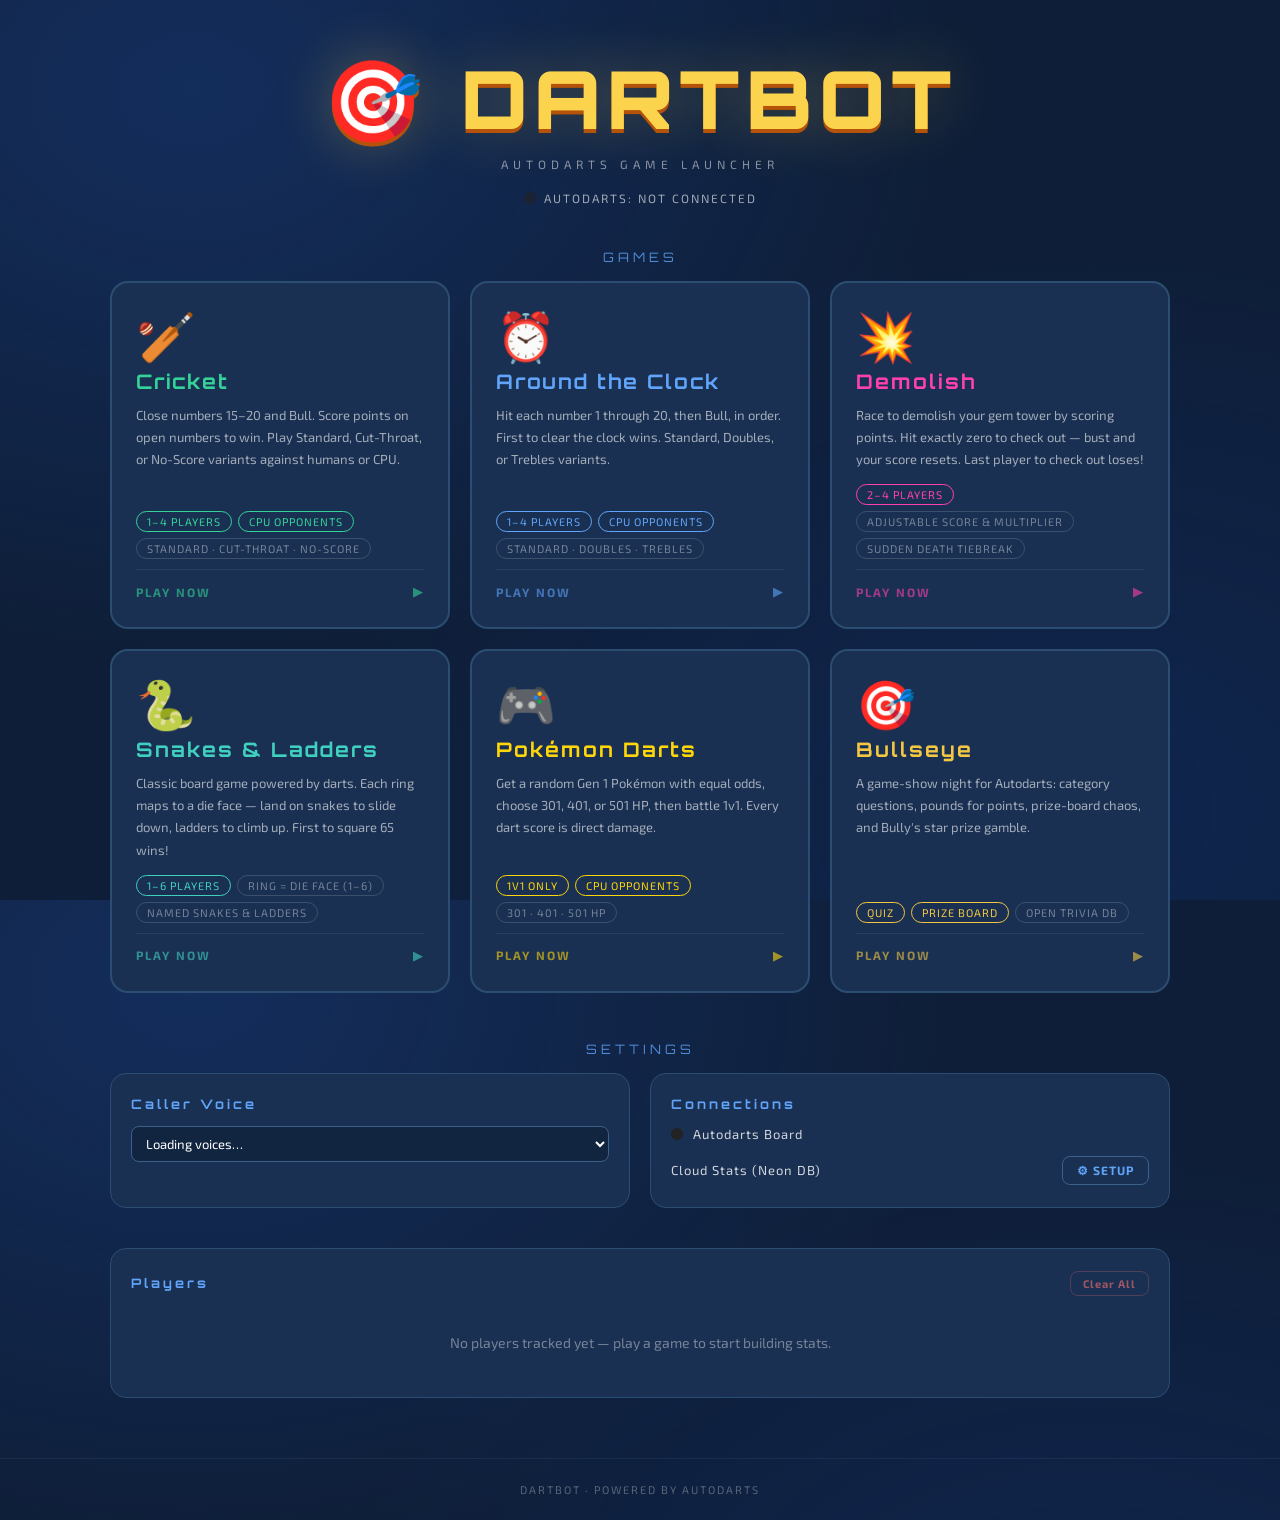
<file: index.html>
<!DOCTYPE html>
<html lang="en">
<head>
<meta charset="UTF-8">
<meta name="viewport" content="width=device-width, initial-scale=1.0">
<title>DartBot — Autodarts Games</title>
<link rel="icon" href="data:image/svg+xml,<svg xmlns=%22http://www.w3.org/2000/svg%22 viewBox=%220 0 100 100%22><text y=%22.9em%22 font-size=%2290%22>🎯</text></svg>">
<link href="https://fonts.googleapis.com/css2?family=Orbitron:wght@400;700;900&family=Exo+2:wght@300;400;600;700;900&family=Share+Tech+Mono&display=swap" rel="stylesheet">
<link rel="stylesheet" href="assets/css/game.css">
<script src="assets/js/autodarts.js"></script>
<script src="assets/js/utils.js"></script>
<style>
:root {
  --bg:#0e1e38; --bg2:#122540; --surface:#1a3052; --surface2:#1f3a62;
  --border:#2c4d72; --border2:#3a618e;
  --gold:#fcd34d; --gold-dim:#b45309;
  --text:#ffffff; --muted:#ffffff;
  --green:#34d399; --red:#f87171; --blue:#60a5fa; --amber:#fbbf24;
}

*{box-sizing:border-box;margin:0;padding:0;}

body {
  background: var(--bg);
  background-image:
    radial-gradient(ellipse at 15% 10%, rgba(40,100,220,.22) 0%, transparent 50%),
    radial-gradient(ellipse at 85% 90%, rgba(20,70,180,.18) 0%, transparent 50%);
  color: var(--text);
  font-family: 'Exo 2', sans-serif;
  min-height: 100vh;
  overflow-y: auto;
}

/* ── HEADER ── */
.header {
  display: flex;
  flex-direction: column;
  align-items: center;
  padding: 48px 24px 36px;
  text-align: center;
}
.logo {
  font-family: 'Orbitron', monospace;
  font-size: clamp(36px, 7vw, 80px);
  font-weight: 900;
  color: var(--gold);
  text-shadow: 0 4px 0 var(--gold-dim), 0 0 60px rgba(252,211,77,.3);
  letter-spacing: 6px;
}
.tagline {
  font-size: 12px;
  letter-spacing: 5px;
  text-transform: uppercase;
  color: var(--muted);
  opacity: .5;
  margin-top: 8px;
}
.ws-bar {
  display: flex;
  align-items: center;
  gap: 8px;
  font-size: 12px;
  letter-spacing: 2px;
  text-transform: uppercase;
  color: var(--muted);
  opacity: .6;
  margin-top: 20px;
}

/* ── SECTION LABEL ── */
.section-label {
  font-family: 'Orbitron', monospace;
  font-size: 13px;
  letter-spacing: 4px;
  color: var(--blue);
  opacity: .8;
  text-align: center;
  margin: 8px 0 16px;
}

/* ── MAIN LAYOUT ── */
.page-content {
  max-width: 1100px;
  margin: 0 auto;
  padding: 0 20px 60px;
  display: flex;
  flex-direction: column;
  gap: 40px;
}

/* ── GAME CARDS ── */
.games-grid {
  display: grid;
  grid-template-columns: repeat(auto-fit, minmax(280px, 1fr));
  gap: 20px;
}
.game-card {
  background: var(--surface);
  border: 2px solid var(--border);
  border-radius: 18px;
  padding: 28px 24px;
  display: flex;
  flex-direction: column;
  gap: 10px;
  text-decoration: none;
  color: var(--text);
  transition: all .2s;
  cursor: pointer;
  position: relative;
  overflow: hidden;
}
.game-card::before {
  content: '';
  position: absolute;
  top: 0; left: 0; right: 0;
  height: 3px;
  background: var(--card-accent, var(--gold));
  opacity: 0;
  transition: opacity .2s;
}
.game-card:hover {
  transform: translateY(-4px);
  border-color: var(--card-accent, var(--gold));
  box-shadow: 0 16px 40px rgba(0,0,0,.5), 0 0 0 1px var(--card-accent, var(--gold));
}
.game-card:hover::before { opacity: 1; }
.card-icon { font-size: 48px; line-height: 1; }
.card-title {
  font-family: 'Orbitron', monospace;
  font-size: 20px;
  font-weight: 700;
  letter-spacing: 2px;
  color: var(--card-accent, var(--gold));
}
.card-desc {
  font-size: 13px;
  line-height: 1.7;
  color: rgba(255,255,255,.6);
  flex: 1;
}
.card-tags { display: flex; flex-wrap: wrap; gap: 6px; margin-top: 4px; }
.tag {
  font-size: 11px;
  letter-spacing: 1px;
  text-transform: uppercase;
  padding: 3px 10px;
  border-radius: 20px;
  border: 1px solid rgba(255,255,255,.15);
  color: rgba(255,255,255,.4);
}
.tag.accent {
  border-color: var(--card-accent, var(--gold));
  color: var(--card-accent, var(--gold));
}
.card-play {
  display: flex;
  align-items: center;
  justify-content: space-between;
  margin-top: auto;
  padding-top: 14px;
  border-top: 1px solid var(--border);
  font-size: 12px;
  font-weight: 700;
  letter-spacing: 2px;
  text-transform: uppercase;
  color: var(--card-accent, var(--gold));
  opacity: .6;
  transition: opacity .2s;
}
.game-card:hover .card-play { opacity: 1; }

/* ── SETTINGS ROW ── */
.settings-row {
  display: grid;
  grid-template-columns: 1fr 1fr;
  gap: 20px;
}
@media (max-width: 600px) { .settings-row { grid-template-columns: 1fr; } }

.settings-card {
  background: var(--surface);
  border: 1px solid var(--border);
  border-radius: 16px;
  padding: 22px 20px;
  display: flex;
  flex-direction: column;
  gap: 14px;
}
.settings-card h3 {
  font-family: 'Orbitron', monospace;
  font-size: 13px;
  letter-spacing: 3px;
  color: var(--blue);
}
.settings-row-item {
  display: flex;
  align-items: center;
  gap: 10px;
}
.settings-label {
  font-size: 13px;
  letter-spacing: 1px;
  color: var(--muted);
  opacity: .8;
  flex: 1;
}
.settings-btn {
  background: none;
  border: 1px solid var(--border2);
  border-radius: 8px;
  color: var(--blue);
  font-family: 'Exo 2', sans-serif;
  font-size: 12px;
  font-weight: 700;
  letter-spacing: 1px;
  padding: 6px 14px;
  cursor: pointer;
  transition: all .2s;
}
.settings-btn:hover { border-color: var(--blue); background: rgba(96,165,250,.08); }
.voice-select {
  width: 100%;
  background: var(--bg2);
  border: 1px solid var(--border2);
  border-radius: 8px;
  color: var(--text);
  font-family: 'Exo 2', sans-serif;
  font-size: 13px;
  padding: 8px 10px;
  outline: none;
  cursor: pointer;
}
.voice-select option { background: var(--bg2); }

/* ── PLAYERS SECTION ── */
.players-section {
  background: var(--surface);
  border: 1px solid var(--border);
  border-radius: 16px;
  padding: 22px 20px;
  display: flex;
  flex-direction: column;
  gap: 14px;
}
.players-header {
  display: flex;
  align-items: center;
  justify-content: space-between;
}
.players-header h3 {
  font-family: 'Orbitron', monospace;
  font-size: 13px;
  letter-spacing: 3px;
  color: var(--blue);
}
.player-row-home {
  display: flex;
  align-items: center;
  gap: 12px;
  padding: 10px 12px;
  border-radius: 10px;
  background: var(--bg2);
  border: 1px solid var(--border);
}
.player-flag-home { width: 32px; height: 21px; flex-shrink: 0; }
.player-name-home { font-weight: 700; font-size: 15px; flex: 1; }
.player-stat { font-family: 'Share Tech Mono', monospace; font-size: 12px; color: var(--muted); opacity: .7; min-width: 60px; text-align: right; }
.player-mpr-home { font-family: 'Share Tech Mono', monospace; font-size: 15px; color: var(--gold); font-weight: 700; min-width: 70px; text-align: right; }
.player-delete {
  background: none;
  border: none;
  color: var(--red);
  opacity: .4;
  font-size: 16px;
  cursor: pointer;
  padding: 4px 6px;
  transition: opacity .2s;
  border-radius: 6px;
}
.player-delete:hover { opacity: 1; background: rgba(248,113,113,.1); }
.players-empty {
  text-align: center;
  padding: 24px;
  color: var(--muted);
  opacity: .4;
  font-size: 14px;
}
.danger-btn {
  background: none;
  border: 1px solid rgba(248,113,113,.4);
  border-radius: 8px;
  color: var(--red);
  opacity: .6;
  font-family: 'Exo 2', sans-serif;
  font-size: 11px;
  font-weight: 700;
  letter-spacing: 1px;
  padding: 5px 12px;
  cursor: pointer;
  transition: all .2s;
}
.danger-btn:hover { opacity: 1; background: rgba(248,113,113,.08); }

/* ── FOOTER ── */
.footer {
  text-align: center;
  padding: 24px;
  font-size: 11px;
  letter-spacing: 2px;
  color: var(--muted);
  opacity: .3;
  text-transform: uppercase;
  border-top: 1px solid var(--border);
}
</style>
</head>
<body>

<header class="header">
  <div class="logo">🎯 DARTBOT</div>
  <div class="tagline">Autodarts Game Launcher</div>
  <div class="ws-bar">
    <div class="ws-dot" id="setup-ws-dot"></div>
    <span id="setup-ws-label">Autodarts: Not Connected</span>
  </div>
</header>

<div class="page-content">

  <!-- GAMES -->
  <div>
    <div class="section-label">GAMES</div>
    <div class="games-grid">

      <a class="game-card" href="games/cricket.html" style="--card-accent:#34d399;">
        <div class="card-icon">🏏</div>
        <div class="card-title">Cricket</div>
        <div class="card-desc">Close numbers 15–20 and Bull. Score points on open numbers to win. Play Standard, Cut-Throat, or No-Score variants against humans or CPU.</div>
        <div class="card-tags">
          <span class="tag accent">1–4 players</span>
          <span class="tag accent">CPU opponents</span>
          <span class="tag">Standard · Cut-Throat · No-Score</span>
        </div>
        <div class="card-play">Play Now <span>▶</span></div>
      </a>

      <a class="game-card" href="games/around-the-clock.html" style="--card-accent:#60a5fa;">
        <div class="card-icon">⏰</div>
        <div class="card-title">Around the Clock</div>
        <div class="card-desc">Hit each number 1 through 20, then Bull, in order. First to clear the clock wins. Standard, Doubles, or Trebles variants.</div>
        <div class="card-tags">
          <span class="tag accent">1–4 players</span>
          <span class="tag accent">CPU opponents</span>
          <span class="tag">Standard · Doubles · Trebles</span>
        </div>
        <div class="card-play">Play Now <span>▶</span></div>
      </a>

      <a class="game-card" href="games/Demolish.html" style="--card-accent:#ff40b0;">
        <div class="card-icon">💥</div>
        <div class="card-title">Demolish</div>
        <div class="card-desc">Race to demolish your gem tower by scoring points. Hit exactly zero to check out — bust and your score resets. Last player to check out loses!</div>
        <div class="card-tags">
          <span class="tag accent">2–4 players</span>
          <span class="tag">Adjustable score &amp; multiplier</span>
          <span class="tag">Sudden Death tiebreak</span>
        </div>
        <div class="card-play">Play Now <span>▶</span></div>
      </a>

      <a class="game-card" href="games/Snakes and Ladders.html" style="--card-accent:#40d0c0;">
        <div class="card-icon">🐍</div>
        <div class="card-title">Snakes &amp; Ladders</div>
        <div class="card-desc">Classic board game powered by darts. Each ring maps to a die face — land on snakes to slide down, ladders to climb up. First to square 65 wins!</div>
        <div class="card-tags">
          <span class="tag accent">1–6 players</span>
          <span class="tag">Ring = die face (1–6)</span>
          <span class="tag">Named snakes &amp; ladders</span>
        </div>
        <div class="card-play">Play Now <span>▶</span></div>
      </a>

      <a class="game-card" href="games/Pokemon.html?v=33" style="--card-accent:#ffd60a;">
        <div class="card-icon">🎮</div>
        <div class="card-title">Pokémon Darts</div>
        <div class="card-desc">Get a random Gen 1 Pokémon with equal odds, choose 301, 401, or 501 HP, then battle 1v1. Every dart score is direct damage.</div>
        <div class="card-tags">
          <span class="tag accent">1v1 only</span>
          <span class="tag accent">CPU opponents</span>
          <span class="tag">301 · 401 · 501 HP</span>
        </div>
        <div class="card-play">Play Now <span>▶</span></div>
      </a>

      <a class="game-card" href="games/Bullseye.html" style="--card-accent:#f3c742;">
        <div class="card-icon">🎯</div>
        <div class="card-title">Bullseye</div>
        <div class="card-desc">A game-show night for Autodarts: category questions, pounds for points, prize-board chaos, and Bully's star prize gamble.</div>
        <div class="card-tags">
          <span class="tag accent">Quiz</span>
          <span class="tag accent">Prize board</span>
          <span class="tag">Open Trivia DB</span>
        </div>
        <div class="card-play">Play Now <span>▶</span></div>
      </a>

    </div>
  </div>

  <!-- SETTINGS -->
  <div>
    <div class="section-label">SETTINGS</div>
    <div class="settings-row">

      <div class="settings-card">
        <h3>Caller Voice</h3>
        <select id="voice-picker" class="voice-select" onchange="setVoice(this.value)">
          <option>Loading voices…</option>
        </select>
      </div>

      <div class="settings-card">
        <h3>Connections</h3>
        <div class="settings-row-item">
          <div class="ws-dot" id="conn-ws-dot"></div>
          <span class="settings-label">Autodarts Board</span>
        </div>
        <div class="settings-row-item">
          <span class="settings-label">Cloud Stats (Neon DB)</span>
          <button class="settings-btn" onclick="promptNeonString()">⚙ SETUP</button>
        </div>
      </div>

    </div>
  </div>

  <!-- PLAYERS -->
  <div class="players-section">
    <div class="players-header">
      <h3>Players</h3>
      <button class="danger-btn" onclick="clearAllPlayers()">Clear All</button>
    </div>
    <div id="player-roster"></div>
  </div>

</div>

<footer class="footer">DartBot · Powered by Autodarts</footer>

<script>
const LS_KEY = 'dartbot_players';

function renderFlag(code) {
  let c = String(code || 'sco').toLowerCase();
  if (c === 'sco') return `<svg viewBox="0 0 60 40" style="width:100%;height:100%;border-radius:3px;box-shadow:0 0 3px rgba(0,0,0,.4);"><rect width="60" height="40" fill="#005eb8"/><path d="M0,0 L60,40 M60,0 L0,40" stroke="#fff" stroke-width="6"/></svg>`;
  if (c === 'eng') return `<svg viewBox="0 0 60 40" style="width:100%;height:100%;border-radius:3px;box-shadow:0 0 3px rgba(0,0,0,.4);"><rect width="60" height="40" fill="#fff"/><path d="M30,0 L30,40 M0,20 L60,20" stroke="#ce1126" stroke-width="8"/></svg>`;
  if (c === 'wal') return `<svg viewBox="0 0 60 40" style="width:100%;height:100%;border-radius:3px;box-shadow:0 0 3px rgba(0,0,0,.4);"><rect width="60" height="20" fill="#fff"/><rect y="20" width="60" height="20" fill="#00ab39"/><ellipse cx="30" cy="24" rx="10" ry="14" fill="#ce1126"/></svg>`;
  if (c === 'ned') return `<svg viewBox="0 0 60 40" style="width:100%;height:100%;border-radius:3px;box-shadow:0 0 3px rgba(0,0,0,.4);"><rect width="60" height="40" fill="#fff"/><rect width="60" height="13.3" fill="#AE1C28"/><rect y="26.7" width="60" height="13.3" fill="#21468B"/></svg>`;
  return `<svg viewBox="0 0 60 40" style="width:100%;height:100%;border-radius:3px;"><rect width="60" height="40" fill="#334"/></svg>`;
}

function getSavedPlayers() {
  try { return JSON.parse(localStorage.getItem(LS_KEY) || '{}'); } catch { return {}; }
}

function savedMPR(s) {
  return s.darts > 0 ? (s.marks / (s.darts / 3)).toFixed(2) : '—';
}

function renderRoster() {
  const all = getSavedPlayers();
  const el = document.getElementById('player-roster');
  const entries = Object.entries(all).sort((a, b) => {
    const mA = a[1].darts > 0 ? a[1].marks / (a[1].darts / 3) : 0;
    const mB = b[1].darts > 0 ? b[1].marks / (b[1].darts / 3) : 0;
    return mB - mA;
  });

  if (!entries.length) {
    el.innerHTML = '<div class="players-empty">No players tracked yet — play a game to start building stats.</div>';
    return;
  }

  el.innerHTML = entries.map(([name, s]) => {
    const mpr = savedMPR(s);
    const winPct = s.games > 0 ? Math.round((s.wins / s.games) * 100) : 0;
    return `<div class="player-row-home">
      <div class="player-flag-home">${renderFlag(s.flag)}</div>
      <div class="player-name-home">${escapeHTML(name)}</div>
      <div class="player-stat">${s.games} games</div>
      <div class="player-stat">${winPct}% wins</div>
      <div class="player-mpr-home">${mpr} MPR</div>
      <button class="player-delete" onclick="deletePlayer('${escapeHTML(name).replace(/'/g,"\\'")}')">✕</button>
    </div>`;
  }).join('');
}

function escapeHTML(s) {
  return String(s).replace(/&/g,'&amp;').replace(/</g,'&lt;').replace(/>/g,'&gt;').replace(/"/g,'&quot;');
}

function deletePlayer(name) {
  const all = getSavedPlayers();
  delete all[name];
  try { localStorage.setItem(LS_KEY, JSON.stringify(all)); } catch {}
  renderRoster();
}

function clearAllPlayers() {
  if (!confirm('Delete all player stats? This cannot be undone.')) return;
  try { localStorage.removeItem(LS_KEY); } catch {}
  renderRoster();
}

function promptNeonString() {
  const current = localStorage.getItem('neon_db_string') || '';
  const res = prompt('Enter your Neon Database Connection String:\n(Leave blank to play offline)', current);
  if (res !== null) {
    if (res.trim() === '') {
      localStorage.removeItem('neon_db_string');
      alert('Database connection disabled.');
    } else {
      localStorage.setItem('neon_db_string', res.trim());
      alert('Saved! Connection will activate when you start a game.');
    }
  }
}

// Mirror the autodarts dot to the second indicator
function syncConnDot() {
  const src = document.getElementById('setup-ws-dot');
  const dst = document.getElementById('conn-ws-dot');
  if (!src || !dst) return;
  dst.className = src.className;
}

document.addEventListener('DOMContentLoaded', () => {
  initAutodarts(() => { syncConnDot(); });
  initSpeech();
  renderRoster();

  // Keep conn dot in sync
  const observer = new MutationObserver(syncConnDot);
  const dot = document.getElementById('setup-ws-dot');
  if (dot) observer.observe(dot, { attributes: true });
});
</script>
</body>
</html>
</file>
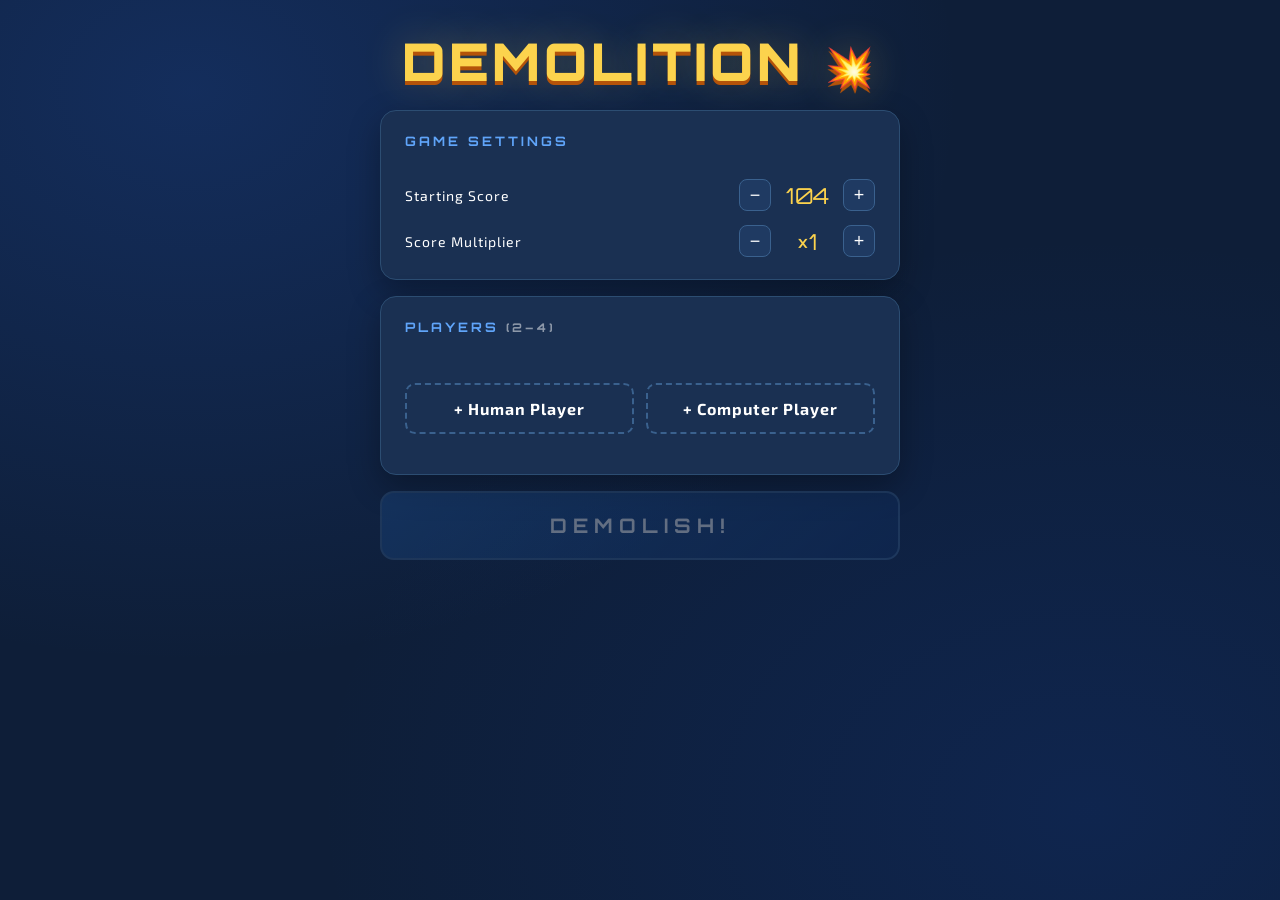
<file: deprecated/Demolition.html>
<!DOCTYPE html>
<html lang="en">
<head>
<meta charset="UTF-8">
<meta name="viewport" content="width=device-width, initial-scale=1.0">
<title>Demolition — Autodarts</title>
<link rel="icon" href="data:image/svg+xml,<svg xmlns=%22http://www.w3.org/2000/svg%22 viewBox=%220 0 100 100%22><text y=%22.9em%22 font-size=%2290%22>💥</text></svg>">
<link href="https://fonts.googleapis.com/css2?family=Orbitron:wght@400;700;900&family=Exo+2:wght@300;400;600;700;900&family=Share+Tech+Mono&display=swap" rel="stylesheet">
<link rel="stylesheet" href="../assets/css/game.css">
<script src="../assets/js/autodarts.js"></script>
<script src="../assets/js/utils.js"></script>
<script src="../assets/js/bots.js"></script>
<style>
*{box-sizing:border-box;margin:0;padding:0;}
:root{
  --bg:#0e1e38;--bg2:#122540;--surface:#1a3052;--surface2:#1f3a62;
  --border:#2c4d72;--border2:#3a618e;
  --gold:#fcd34d;--gold-dim:#b45309;
  --text:#ffffff;--muted:#ffffff;
  --green:#34d399;--red:#f87171;--blue:#60a5fa;--amber:#fbbf24;--pink:#f472b6;
}
body{
  background:var(--bg);
  background-image:radial-gradient(ellipse at 15% 10%,rgba(40,100,220,.22) 0%,transparent 50%),
                   radial-gradient(ellipse at 85% 90%,rgba(20,70,180,.18) 0%,transparent 50%);
  color:var(--text);font-family:'Exo 2',sans-serif;height:100vh;overflow:hidden;
}

/* ── SETUP ── */
#setup{flex-direction:column;align-items:center;gap:16px;padding:20px;overflow-y:auto;}
.setup-title{font-family:'Orbitron',monospace;font-size:clamp(28px,5vw,52px);font-weight:900;
  color:var(--gold);text-shadow:0 4px 0 var(--gold-dim),0 0 40px rgba(252,211,77,.3);
  letter-spacing:4px;text-align:center;}
.setup-title span{font-size:.75em;}
.setup-card{background:var(--surface);border:1px solid var(--border);border-radius:16px;
  padding:22px 24px;width:100%;max-width:520px;display:flex;flex-direction:column;gap:14px;}
.setup-card h3{font-family:'Orbitron',monospace;font-size:13px;letter-spacing:3px;color:var(--blue);}
.option-row{display:flex;align-items:center;justify-content:space-between;}
.option-label{font-size:14px;color:var(--muted);letter-spacing:1px;}
.counter-row{display:flex;align-items:center;gap:10px;}
.cnt-btn{background:var(--surface2);border:1px solid var(--border2);color:var(--text);
  width:32px;height:32px;border-radius:8px;font-size:18px;cursor:pointer;transition:all .15s;}
.cnt-btn:hover{border-color:var(--gold);color:var(--gold);}
.cnt-val{font-family:'Orbitron',monospace;font-size:22px;color:var(--gold);min-width:52px;text-align:center;}
.player-row{display:flex;gap:8px;align-items:center;padding:8px 10px;background:var(--bg2);
  border:1px solid var(--border);border-radius:10px;}
.flag-wrap{width:36px;height:24px;flex-shrink:0;display:flex;align-items:center;}
.player-row-name{flex:1;font-weight:600;font-size:14px;}
.player-row-badge{font-size:11px;letter-spacing:1px;padding:3px 8px;border-radius:6px;font-weight:700;}
.badge-human{background:rgba(96,165,250,.15);color:var(--blue);border:1px solid rgba(96,165,250,.3);}
.badge-cpu{background:rgba(251,191,36,.1);color:var(--amber);border:1px solid rgba(251,191,36,.3);}
.remove-btn{background:none;border:none;color:var(--red);opacity:.4;cursor:pointer;font-size:16px;
  padding:2px 6px;border-radius:6px;transition:opacity .2s;}
.remove-btn:hover{opacity:1;}
.add-btns{display:flex;gap:12px;}
.add-btn{flex:1;padding:14px;background:none;border:2px dashed var(--border2);border-radius:10px;
  color:var(--muted);font-family:'Exo 2',sans-serif;font-size:16px;font-weight:700;
  cursor:pointer;transition:all .2s;letter-spacing:1px;}
.add-btn:hover{border-color:var(--blue);color:var(--blue);}
.recent-players{display:flex;flex-wrap:wrap;gap:8px;margin-top:4px;}
.recent-label{font-size:11px;color:var(--muted);opacity:.5;letter-spacing:2px;width:100%;}
.recent-chip{display:flex;align-items:center;gap:6px;padding:5px 10px;background:var(--bg2);
  border:1px solid var(--border2);border-radius:20px;cursor:pointer;font-size:13px;
  font-family:'Exo 2',sans-serif;color:var(--text);transition:all .2s;}
.recent-chip:hover{border-color:var(--blue);color:var(--blue);}
.chip-stat{font-size:11px;color:var(--muted);opacity:.6;margin-left:4px;}
.start-btn{width:100%;max-width:520px;padding:20px;
  background:linear-gradient(135deg,#1e5090,#0f2e60);border:2px solid var(--blue);
  border-radius:14px;color:var(--text);font-family:'Orbitron',monospace;
  font-size:20px;letter-spacing:6px;font-weight:700;cursor:pointer;
  box-shadow:0 6px 0 #09152a,0 12px 32px rgba(96,165,250,.3);transition:all .2s;flex-shrink:0;}
.start-btn:hover{transform:translateY(-3px);}
.start-btn:disabled{opacity:.35;cursor:not-allowed;transform:none;box-shadow:none;}

/* ── MODALS ── */
.modal-overlay{display:none;position:fixed;inset:0;background:rgba(0,0,0,.8);
  z-index:100;align-items:center;justify-content:center;backdrop-filter:blur(4px);}
.modal-overlay.open{display:flex;}
.cpu-modal-box{background:var(--surface);border:2px solid var(--border2);border-radius:20px;
  padding:28px 24px;width:min(700px,96vw);max-height:85vh;overflow-y:auto;display:flex;flex-direction:column;gap:20px;}
.cpu-modal-box h2{font-family:'Orbitron',monospace;font-size:16px;letter-spacing:4px;color:var(--blue);text-align:center;}
.cpu-grid{display:grid;grid-template-columns:repeat(auto-fill,minmax(120px,1fr));gap:12px;}
.cpu-pick-card{background:var(--bg2);border:1px solid var(--border2);border-radius:12px;
  padding:14px 8px;text-align:center;cursor:pointer;transition:all .2s;}
.cpu-pick-card:hover{border-color:var(--gold);background:rgba(252,211,77,.05);}
.cpu-pick-name{font-weight:700;font-size:13px;margin-bottom:4px;}
.cpu-pick-mpr{font-family:'Share Tech Mono',monospace;font-size:12px;color:var(--amber);}
.cpu-mpr-bar{height:4px;background:var(--border);border-radius:2px;margin:6px 4px 0;}
.cpu-mpr-fill{height:100%;background:var(--amber);border-radius:2px;transition:width .3s;}
.cpu-modal-cancel{background:none;border:1px solid var(--border2);border-radius:10px;
  color:var(--muted);padding:10px 24px;font-family:'Exo 2',sans-serif;font-size:14px;
  letter-spacing:2px;cursor:pointer;transition:all .2s;align-self:center;}
.cpu-modal-cancel:hover{border-color:var(--red);color:var(--red);}
.modal-input{width:100%;background:var(--bg2);border:1px solid var(--border2);border-radius:10px;
  color:var(--text);font-family:'Exo 2',sans-serif;font-size:16px;padding:12px 14px;outline:none;}
.modal-input:focus{border-color:var(--blue);}
.win-btn{background:var(--surface2);border:1px solid var(--border2);border-radius:10px;
  color:var(--text);font-family:'Exo 2',sans-serif;font-size:14px;letter-spacing:2px;
  font-weight:700;padding:12px 20px;cursor:pointer;transition:all .2s;flex:1;}
.win-btn:hover{border-color:var(--blue);color:var(--blue);}
.win-btn-primary{background:linear-gradient(135deg,#1e5090,#0f2e60);border-color:var(--blue);color:var(--text);}
.win-btn-primary:hover{filter:brightness(1.15);}

/* ── GAME ── */
#game{flex-direction:row;align-items:stretch;}
.towers-area{flex:1;display:flex;align-items:center;justify-content:space-evenly;
  padding:12px 8px;gap:4px;overflow:hidden;}
.tower-wrap{display:flex;flex-direction:column;align-items:center;gap:8px;flex:1;
  min-width:0;height:100%;justify-content:flex-start;padding-top:16px;}
.tower-score{font-family:'Orbitron',monospace;font-size:clamp(28px,4vw,60px);
  line-height:1;text-align:center;color:var(--text);flex-shrink:0;transition:color .3s;}
.tower-score.active{color:var(--gold);text-shadow:0 0 20px rgba(252,211,77,.5);}
.tower-score.checkout{color:var(--green);text-shadow:0 0 20px rgba(52,211,153,.6);}
.tower-name{font-size:clamp(10px,1.2vw,14px);letter-spacing:1px;color:var(--muted);opacity:.7;
  font-family:'Exo 2',sans-serif;font-weight:600;text-align:center;margin-top:2px;}
.tower-svg-wrap{position:relative;flex:1;display:flex;align-items:flex-start;
  justify-content:center;width:100%;overflow:hidden;}
.tower-svg-wrap svg{width:auto;height:100%;max-height:calc(100vh - 130px);display:block;}
.gem{transition:opacity .1s;}
.gem.removing{animation:blockFade .2s ease-out forwards;}
@keyframes blockFade{
  0%{opacity:1;filter:brightness(3) saturate(2);}
  40%{filter:brightness(5);transform-box:fill-box;transform-origin:center;transform:scale(1.15);}
  100%{opacity:0;filter:brightness(1);transform-box:fill-box;transform-origin:center;transform:scale(0);}
}
.gem.gone{opacity:0!important;pointer-events:none;}
.tower-overlay{position:absolute;top:25%;left:50%;transform:translate(-50%,-50%);
  pointer-events:none;z-index:10;white-space:nowrap;}
.bust-text{font-family:'Orbitron',monospace;font-size:clamp(22px,3vw,44px);color:var(--red);
  text-shadow:0 3px 0 #800010,0 0 30px rgba(248,113,113,.8);letter-spacing:4px;
  opacity:0;animation:textPop .9s ease-out forwards;}
.checkout-text{font-family:'Orbitron',monospace;font-size:clamp(14px,2vw,30px);color:var(--green);
  text-shadow:0 3px 0 #006030,0 0 30px rgba(52,211,153,.8);letter-spacing:3px;
  opacity:0;animation:textPop 1.3s ease-out forwards;text-align:center;line-height:1.3;}
@keyframes textPop{
  0%{opacity:0;transform:translate(-50%,-50%) scale(.3);}
  20%{opacity:1;transform:translate(-50%,-55%) scale(1.2);}
  60%{opacity:1;transform:translate(-50%,-60%) scale(1);}
  100%{opacity:0;transform:translate(-50%,-80%) scale(.9);}
}
.side-panel{width:220px;flex-shrink:0;background:var(--bg2);border-left:2px solid var(--border);
  display:flex;flex-direction:column;}
.panel-header{padding:12px 15px;border-bottom:1px solid var(--border);}
.panel-title{font-family:'Orbitron',monospace;font-size:14px;color:var(--gold);letter-spacing:3px;}
.panel-ws{display:flex;align-items:center;gap:6px;margin-top:4px;font-size:11px;
  color:var(--muted);letter-spacing:1px;opacity:.7;}
.last-dart-area{padding:14px 15px;border-bottom:1px solid var(--border);text-align:center;}
.last-dart-val{font-family:'Orbitron',monospace;font-size:44px;color:var(--pink);
  text-shadow:0 0 20px rgba(244,114,182,.4);line-height:1;}
.last-dart-lbl{font-size:10px;color:var(--muted);letter-spacing:2px;text-transform:uppercase;
  margin-top:2px;opacity:.6;}
.dart-chips{display:flex;gap:5px;justify-content:center;margin-top:9px;}
.dc{background:var(--surface);border:1px solid var(--border);border-radius:5px;
  padding:4px 6px;font-family:'Share Tech Mono',monospace;font-size:11px;
  color:var(--muted);min-width:34px;text-align:center;transition:all .2s;}
.dc.hit{border-color:var(--pink);color:var(--pink);background:rgba(244,114,182,.1);}
.rules{padding:10px 15px;border-bottom:1px solid var(--border);}
.rule{font-size:12px;color:var(--muted);opacity:.6;line-height:2.2;}
.rule strong{color:var(--blue);opacity:1;}
.turn-area{padding:12px 15px;margin-top:auto;border-top:1px solid var(--border);}
.panel-label{font-size:10px;letter-spacing:2px;color:var(--muted);opacity:.5;
  text-transform:uppercase;margin-bottom:6px;}
.turn-player{font-family:'Orbitron',monospace;font-size:16px;letter-spacing:2px;color:var(--gold);}
.turn-sub{font-size:13px;color:var(--muted);opacity:.8;margin-top:4px;}
.skip-btn{margin-top:10px;width:100%;background:none;border:1px solid var(--border2);
  color:var(--muted);font-family:'Exo 2',sans-serif;font-size:13px;font-weight:700;
  letter-spacing:2px;padding:8px;border-radius:8px;cursor:pointer;transition:all .15s;}
.skip-btn:hover{border-color:var(--green);color:var(--green);}
.quit-btn{display:block;margin:0 12px 12px;background:none;border:1px solid var(--border);
  color:var(--muted);opacity:.5;font-family:'Exo 2',sans-serif;font-size:11px;letter-spacing:2px;
  text-transform:uppercase;padding:6px;border-radius:6px;cursor:pointer;
  width:calc(100% - 24px);transition:all .15s;}
.quit-btn:hover{opacity:1;border-color:rgba(255,255,255,.3);}

/* ── SUDDEN DEATH ── */
#sudden-death{flex-direction:column;align-items:center;justify-content:center;gap:20px;
  background:radial-gradient(ellipse at 50% 40%,rgba(248,113,113,.2),transparent 70%);}
.sd-title{font-family:'Orbitron',monospace;font-size:clamp(40px,7vw,80px);color:var(--red);
  text-shadow:0 4px 0 #800010,0 0 60px rgba(248,113,113,.5);letter-spacing:4px;
  animation:sdPulse 1s ease-in-out infinite;}
@keyframes sdPulse{0%,100%{transform:scale(1);}50%{transform:scale(1.04);}}
.sd-sub{font-size:16px;color:var(--muted);letter-spacing:2px;text-align:center;opacity:.7;}
.sd-players{display:flex;gap:16px;flex-wrap:wrap;justify-content:center;}
.sd-player{background:var(--surface);border:2px solid var(--border);border-radius:14px;
  padding:18px 24px;text-align:center;min-width:130px;transition:all .3s;}
.sd-player.active{border-color:var(--gold);background:rgba(252,211,77,.06);
  box-shadow:0 0 20px rgba(252,211,77,.2);}
.sd-avatar{width:44px;height:44px;border-radius:50%;margin:0 auto 8px;display:flex;
  align-items:center;justify-content:center;font-size:18px;font-weight:900;color:#fff;}
.sd-name{font-family:'Orbitron',monospace;font-size:14px;margin-bottom:4px;letter-spacing:1px;}
.sd-score{font-family:'Orbitron',monospace;font-size:36px;color:var(--gold);}

/* ── WINNER ── */
#winner{flex-direction:column;align-items:center;justify-content:center;gap:20px;}
.win-card{background:var(--surface);border:2px solid var(--gold);border-radius:20px;
  padding:40px 60px;text-align:center;box-shadow:0 0 60px rgba(252,211,77,.2);
  animation:winPop .4s cubic-bezier(.34,1.56,.64,1);}
.win-trophy{font-size:64px;display:block;margin-bottom:12px;animation:bounce 1s ease-in-out infinite;}
.win-label{font-size:11px;letter-spacing:5px;text-transform:uppercase;color:var(--muted);opacity:.6;}
.win-name{font-family:'Orbitron',monospace;font-size:clamp(32px,6vw,64px);letter-spacing:3px;
  text-shadow:0 0 40px currentColor;margin:8px 0;}
.win-sub{font-size:13px;color:var(--muted);opacity:.6;letter-spacing:2px;margin-bottom:24px;}
.win-btns{display:flex;gap:12px;justify-content:center;}
</style>
</head>
<body>
<div id="confetti"></div>

<!-- SETUP -->
<div id="setup" class="screen active">
  <div class="setup-title">DEMOLITION <span>💥</span></div>

  <div class="setup-card">
    <h3>Game Settings</h3>
    <div class="option-row">
      <span class="option-label">Starting Score</span>
      <div class="counter-row">
        <button class="cnt-btn" onclick="adjScore(-1)">−</button>
        <div class="cnt-val" id="score-val">104</div>
        <button class="cnt-btn" onclick="adjScore(1)">+</button>
      </div>
    </div>
    <div class="option-row">
      <span class="option-label">Score Multiplier</span>
      <div class="counter-row">
        <button class="cnt-btn" onclick="adjMult(-1)">−</button>
        <div class="cnt-val" id="mult-val">×1</div>
        <button class="cnt-btn" onclick="adjMult(1)">+</button>
      </div>
    </div>
  </div>

  <div class="setup-card">
    <h3>Players <span id="player-count-label" style="color:var(--muted);font-size:12px;opacity:.5;">(2–4)</span></h3>
    <div id="player-list" style="display:flex;flex-direction:column;gap:8px;"></div>
    <div class="add-btns" style="margin-top:4px;">
      <button class="add-btn" onclick="openHumanModal()">+ Human Player</button>
      <button class="add-btn" onclick="openCpuModal()">+ Computer Player</button>
    </div>
    <div id="recent-players" class="recent-players"></div>
  </div>

  <button class="start-btn" id="start-btn" onclick="startGame()" disabled>DEMOLISH!</button>
</div>

<!-- CPU MODAL -->
<div id="cpu-modal" class="modal-overlay">
  <div class="cpu-modal-box">
    <h2>SELECT OPPONENT</h2>
    <div class="cpu-grid" id="cpu-grid"></div>
    <button class="cpu-modal-cancel" onclick="closeCpuModal()">Cancel</button>
  </div>
</div>

<!-- HUMAN MODAL -->
<div id="human-modal" class="modal-overlay">
  <div class="cpu-modal-box" style="width:min(420px,96vw);">
    <h2>ADD HUMAN PLAYER</h2>
    <input type="text" id="new-human-name" class="modal-input" placeholder="Enter Name" maxlength="14">
    <select id="new-human-flag" class="modal-input" style="cursor:pointer;">
      <option value="sco" selected>Scotland</option>
      <option value="eng">England</option>
      <option value="wal">Wales</option>
    </select>
    <div style="display:flex;gap:12px;margin-top:8px;">
      <button class="win-btn win-btn-primary" onclick="confirmAddHuman()">ADD PLAYER</button>
      <button class="win-btn" onclick="closeHumanModal()">CANCEL</button>
    </div>
  </div>
</div>

<!-- GAME -->
<div id="game" class="screen">
  <div class="towers-area" id="towers-area"></div>
  <div class="side-panel">
    <div class="panel-header">
      <div class="panel-title">💥 DEMOLITION</div>
      <div class="panel-ws"><div class="ws-dot" id="game-ws-dot"></div><span id="game-ws-label">Not Connected</span></div>
    </div>
    <div class="last-dart-area">
      <div class="last-dart-val" id="last-dart-val">—</div>
      <div class="last-dart-lbl">Last Dart</div>
      <div class="dart-chips" id="dart-chips">
        <div class="dc">—</div><div class="dc">—</div><div class="dc">—</div>
      </div>
    </div>
    <div class="rules">
      <div class="rule"><strong>Any hit</strong> demolishes blocks</div>
      <div class="rule"><strong>Bust</strong> resets your score</div>
      <div class="rule"><strong>Exactly 0</strong> = Checked Out!</div>
      <div class="rule"><strong>Last</strong> to check out loses</div>
    </div>
    <div class="turn-area">
      <div class="panel-label">Current Turn</div>
      <div class="turn-player" id="turn-name">—</div>
      <div class="turn-sub" id="turn-sub">Throw your darts</div>
      <button class="skip-btn" onclick="skipTurn()">NEXT PLAYER →</button>
    </div>
    <button class="quit-btn" onclick="quitGame()">↩ Quit to Menu</button>
  </div>
</div>

<!-- SUDDEN DEATH -->
<div id="sudden-death" class="screen">
  <div class="sd-title">⚡ SUDDEN DEATH</div>
  <div class="sd-sub" id="sd-sub">One dart each!</div>
  <div class="sd-players" id="sd-players"></div>
</div>

<!-- WINNER -->
<div id="winner" class="screen">
  <div class="win-card">
    <span class="win-trophy">🏆</span>
    <div class="win-label">Checked Out First!</div>
    <div class="win-name" id="win-name">—</div>
    <div class="win-sub">Demolition Champion!</div>
    <div class="win-btns">
      <button class="win-btn win-btn-primary" onclick="playAgain()">PLAY AGAIN</button>
      <button class="win-btn" onclick="goHome()">HOME</button>
    </div>
  </div>
</div>

<script>
// ══ CONSTANTS ══
const GEM_LIST = [{"id":0,"cx":7,"cy":12},{"id":1,"cx":21,"cy":12},{"id":2,"cx":35,"cy":12},{"id":3,"cx":49,"cy":12},{"id":4,"cx":63,"cy":12},{"id":5,"cx":77,"cy":12},{"id":6,"cx":91,"cy":12},{"id":7,"cx":105,"cy":12},{"id":8,"cx":14,"cy":24},{"id":9,"cx":28,"cy":24},{"id":10,"cx":42,"cy":24},{"id":11,"cx":56,"cy":24},{"id":12,"cx":70,"cy":24},{"id":13,"cx":84,"cy":24},{"id":14,"cx":98,"cy":24},{"id":15,"cx":7,"cy":36},{"id":16,"cx":21,"cy":36},{"id":17,"cx":35,"cy":36},{"id":18,"cx":49,"cy":36},{"id":19,"cx":63,"cy":36},{"id":20,"cx":77,"cy":36},{"id":21,"cx":91,"cy":36},{"id":22,"cx":105,"cy":36},{"id":23,"cx":14,"cy":48},{"id":24,"cx":28,"cy":48},{"id":25,"cx":42,"cy":48},{"id":26,"cx":56,"cy":48},{"id":27,"cx":70,"cy":48},{"id":28,"cx":84,"cy":48},{"id":29,"cx":98,"cy":48},{"id":30,"cx":7,"cy":60},{"id":31,"cx":21,"cy":60},{"id":32,"cx":35,"cy":60},{"id":33,"cx":49,"cy":60},{"id":34,"cx":63,"cy":60},{"id":35,"cx":77,"cy":60},{"id":36,"cx":91,"cy":60},{"id":37,"cx":105,"cy":60},{"id":38,"cx":14,"cy":72},{"id":39,"cx":28,"cy":72},{"id":40,"cx":42,"cy":72},{"id":41,"cx":56,"cy":72},{"id":42,"cx":70,"cy":72},{"id":43,"cx":84,"cy":72},{"id":44,"cx":98,"cy":72},{"id":45,"cx":7,"cy":84},{"id":46,"cx":21,"cy":84},{"id":47,"cx":35,"cy":84},{"id":48,"cx":49,"cy":84},{"id":49,"cx":63,"cy":84},{"id":50,"cx":77,"cy":84},{"id":51,"cx":91,"cy":84},{"id":52,"cx":105,"cy":84},{"id":53,"cx":14,"cy":96},{"id":54,"cx":28,"cy":96},{"id":55,"cx":42,"cy":96},{"id":56,"cx":56,"cy":96},{"id":57,"cx":70,"cy":96},{"id":58,"cx":84,"cy":96},{"id":59,"cx":98,"cy":96},{"id":60,"cx":7,"cy":108},{"id":61,"cx":21,"cy":108},{"id":62,"cx":35,"cy":108},{"id":63,"cx":49,"cy":108},{"id":64,"cx":63,"cy":108},{"id":65,"cx":77,"cy":108},{"id":66,"cx":91,"cy":108},{"id":67,"cx":105,"cy":108},{"id":68,"cx":14,"cy":120},{"id":69,"cx":28,"cy":120},{"id":70,"cx":42,"cy":120},{"id":71,"cx":56,"cy":120},{"id":72,"cx":70,"cy":120},{"id":73,"cx":84,"cy":120},{"id":74,"cx":98,"cy":120},{"id":75,"cx":14,"cy":132},{"id":76,"cx":28,"cy":132},{"id":77,"cx":42,"cy":132},{"id":78,"cx":56,"cy":132},{"id":79,"cx":70,"cy":132},{"id":80,"cx":84,"cy":132},{"id":81,"cx":98,"cy":132},{"id":82,"cx":21,"cy":144},{"id":83,"cx":35,"cy":144},{"id":84,"cx":49,"cy":144},{"id":85,"cx":63,"cy":144},{"id":86,"cx":77,"cy":144},{"id":87,"cx":91,"cy":144},{"id":88,"cx":21,"cy":156},{"id":89,"cx":35,"cy":156},{"id":90,"cx":49,"cy":156},{"id":91,"cx":63,"cy":156},{"id":92,"cx":77,"cy":156},{"id":93,"cx":91,"cy":156},{"id":94,"cx":28,"cy":168},{"id":95,"cx":42,"cy":168},{"id":96,"cx":56,"cy":168},{"id":97,"cx":70,"cy":168},{"id":98,"cx":84,"cy":168},{"id":99,"cx":28,"cy":180},{"id":100,"cx":42,"cy":180},{"id":101,"cx":56,"cy":180},{"id":102,"cx":70,"cy":180},{"id":103,"cx":84,"cy":180}];
const SVG_W=112, SVG_H=192;
const CLIP_PTS="0,0 112,0 112,96 56,192 0,96";
const GEM_PALETTES=[
  ['#ff2888','#ff80c0','#aa0055'],
  ['#2880ff','#80c0ff','#0050cc'],
  ['#28d068','#80ffb0','#009940'],
  ['#f0c040','#fff080','#b08000'],
  ['#c028e0','#e880ff','#8000b0'],
  ['#20c0c0','#70f0f0','#008080'],
];
const LS_KEY = 'dartbot_players';

// ══ NEON DB ══
let sql = null;
async function initNeonDB() {
  try {
    const { neon } = await import('https://esm.sh/@neondatabase/serverless');
    const conn = localStorage.getItem('neon_db_string');
    if (!conn) return;
    sql = neon(conn);
    try { await sql`ALTER TABLE players ADD COLUMN IF NOT EXISTS x01_games INT DEFAULT 0`; } catch(e){}
    try { await sql`ALTER TABLE players ADD COLUMN IF NOT EXISTS x01_wins INT DEFAULT 0`; } catch(e){}
    try { await sql`ALTER TABLE players ADD COLUMN IF NOT EXISTS x01_points INT DEFAULT 0`; } catch(e){}
    try { await sql`ALTER TABLE players ADD COLUMN IF NOT EXISTS x01_darts INT DEFAULT 0`; } catch(e){}
  } catch(e) { console.error('Neon init failed:', e); }
}

function getSavedPlayers() {
  try { return JSON.parse(localStorage.getItem(LS_KEY) || '{}'); } catch { return {}; }
}

async function saveX01Stat(name, flag, won, points, darts) {
  const all = getSavedPlayers();
  if (!all[name]) all[name] = { games:0, wins:0, marks:0, darts:0, flag, x01_games:0, x01_wins:0, x01_points:0, x01_darts:0 };
  all[name].x01_games = (all[name].x01_games || 0) + 1;
  if (won) all[name].x01_wins = (all[name].x01_wins || 0) + 1;
  all[name].x01_points = (all[name].x01_points || 0) + points;
  all[name].x01_darts = (all[name].x01_darts || 0) + darts;
  all[name].flag = flag;
  try { localStorage.setItem(LS_KEY, JSON.stringify(all)); } catch {}
  if (sql) {
    try {
      await sql`INSERT INTO players (name, flag, games, wins, marks, darts, x01_games, x01_wins, x01_points, x01_darts)
        VALUES (${name}, ${flag}, 0, 0, 0, 0, 1, ${won?1:0}, ${points}, ${darts})
        ON CONFLICT (name) DO UPDATE SET
          flag = EXCLUDED.flag,
          x01_games = COALESCE(players.x01_games,0) + 1,
          x01_wins  = COALESCE(players.x01_wins,0)  + ${won?1:0},
          x01_points= COALESCE(players.x01_points,0) + ${points},
          x01_darts = COALESCE(players.x01_darts,0)  + ${darts}`;
    } catch(e) { console.error('Neon X01 error:', e); }
  }
}

// ══ HELPERS ══
function escapeHTML(s) {
  return String(s).replace(/&/g,'&amp;').replace(/</g,'&lt;').replace(/>/g,'&gt;').replace(/"/g,'&quot;');
}
function renderFlag(code) {
  let c = String(code || 'sco').toLowerCase();
  if (c === 'sco') return `<svg viewBox="0 0 60 40" style="width:100%;height:100%;border-radius:3px;"><rect width="60" height="40" fill="#005eb8"/><path d="M0,0 L60,40 M60,0 L0,40" stroke="#fff" stroke-width="6"/></svg>`;
  if (c === 'eng') return `<svg viewBox="0 0 60 40" style="width:100%;height:100%;border-radius:3px;"><rect width="60" height="40" fill="#fff"/><path d="M30,0 L30,40 M0,20 L60,20" stroke="#ce1126" stroke-width="8"/></svg>`;
  if (c === 'wal') return `<svg viewBox="0 0 60 40" style="width:100%;height:100%;border-radius:3px;"><rect width="60" height="20" fill="#fff"/><rect y="20" width="60" height="20" fill="#00ab39"/><ellipse cx="30" cy="24" rx="10" ry="14" fill="#ce1126"/></svg>`;
  if (c === 'ned') return `<svg viewBox="0 0 60 40" style="width:100%;height:100%;border-radius:3px;"><rect width="60" height="40" fill="#fff"/><rect width="60" height="13.3" fill="#AE1C28"/><rect y="26.7" width="60" height="13.3" fill="#21468B"/></svg>`;
  return `<svg viewBox="0 0 60 40" style="width:100%;height:100%;border-radius:3px;"><rect width="60" height="40" fill="#334"/></svg>`;
}
function getCpuPPR(cpuData) {
  const idx = CPU_PLAYERS.findIndex(c => c.id === cpuData.id);
  return (idx + 1) * 10;
}
function savedMPR(s) {
  return s.darts > 0 ? (s.marks / (s.darts / 3)).toFixed(1) : '—';
}

// ══ SOUND FX ══
function sfxLaser(score) {
  const ctx=gAC(),t=ctx.currentTime,dur=Math.min(0.08+score*0.006,0.25);
  const startF=1200+score*40,endF=200+score*10,vol=Math.min(0.15+score*0.015,0.45);
  const o=ctx.createOscillator(),g=ctx.createGain();
  o.connect(g);g.connect(ctx.destination);o.type='sawtooth';
  o.frequency.setValueAtTime(startF,t);o.frequency.exponentialRampToValueAtTime(endF,t+dur);
  g.gain.setValueAtTime(vol,t);g.gain.exponentialRampToValueAtTime(0.001,t+dur);
  o.start(t);o.stop(t+dur+0.05);
  const o2=ctx.createOscillator(),g2=ctx.createGain();
  o2.connect(g2);g2.connect(ctx.destination);o2.type='sine';
  o2.frequency.setValueAtTime(startF*2,t);o2.frequency.exponentialRampToValueAtTime(endF*2,t+dur*0.6);
  g2.gain.setValueAtTime(vol*0.4,t);g2.gain.exponentialRampToValueAtTime(0.001,t+dur*0.6);
  o2.start(t);o2.stop(t+dur+0.05);
}
function sfxBigLaser(score) {
  const ctx=gAC(),t=ctx.currentTime,shots=Math.min(3,Math.floor(score/10)+1);
  for(let i=0;i<shots;i++){
    const d=i*0.06,o=ctx.createOscillator(),g=ctx.createGain();
    o.connect(g);g.connect(ctx.destination);o.type='sawtooth';
    o.frequency.setValueAtTime(1400-i*100,t+d);o.frequency.exponentialRampToValueAtTime(150,t+d+0.2);
    g.gain.setValueAtTime(0.3,t+d);g.gain.exponentialRampToValueAtTime(0.001,t+d+0.22);
    o.start(t+d);o.stop(t+d+0.25);
  }
}

// ══ STATE ══
let _score=104, _mult=1;
let setupPlayers=[];
let startScore=104, players=[], cp=0, darts=[], seenThrows=0;
let turnEnded=false, gameActive=false;
let checkedOut=[], roundCheckedOut=[];
let sdActive=false, sdPlayers=[], sdThrows={}, sdIdx=0;
let missTimer=null;

// ══ SETUP UI ══
function adjScore(d){_score=Math.max(10,Math.min(999,_score+d));document.getElementById('score-val').textContent=_score;}
function adjMult(d){_mult=Math.max(1,Math.min(5,_mult+d));document.getElementById('mult-val').textContent='×'+_mult;}

function buildCpuGrid() {
  const g = document.getElementById('cpu-grid');
  g.innerHTML = CPU_PLAYERS.map((c, idx) => {
    const ppr = (idx + 1) * 10;
    const barW = Math.round((ppr / 100) * 100);
    return `<div class="cpu-pick-card" onclick="addCpuPlayer('${c.id}')">
      <div style="width:48px;height:32px;margin:0 auto 6px;">${renderFlag(c.flag)}</div>
      <div class="cpu-pick-name">${c.name}</div>
      <div class="cpu-pick-mpr">PPR ${ppr}</div>
      <div class="cpu-mpr-bar"><div class="cpu-mpr-fill" style="width:${barW}%"></div></div>
    </div>`;
  }).join('');
}

function openCpuModal(){if(setupPlayers.length>=4)return;document.getElementById('cpu-modal').classList.add('open');}
function closeCpuModal(){document.getElementById('cpu-modal').classList.remove('open');}
function openHumanModal(){
  if(setupPlayers.length>=4)return;
  document.getElementById('new-human-name').value='';
  document.getElementById('human-modal').classList.add('open');
  setTimeout(()=>document.getElementById('new-human-name').focus(),100);
}
function closeHumanModal(){document.getElementById('human-modal').classList.remove('open');}

function addCpuPlayer(id) {
  const cpu = CPU_PLAYERS.find(c => c.id === id);
  if (!cpu || setupPlayers.length >= 4) return;
  const color = PLAYER_COLORS[setupPlayers.length % 6];
  setupPlayers.push({name:cpu.name, color, flag:cpu.flag, isCpu:true, cpuData:cpu});
  closeCpuModal();
  renderPlayerList();
}

function confirmAddHuman() {
  const name = document.getElementById('new-human-name').value.trim() || 'Player';
  const flag = document.getElementById('new-human-flag').value;
  addHumanPlayer(name, flag);
  closeHumanModal();
}

function addHumanPlayer(name, flag) {
  if (setupPlayers.length >= 4) return;
  const color = PLAYER_COLORS[setupPlayers.length % 6];
  setupPlayers.push({name, color, flag, isCpu:false, cpuData:null});
  renderPlayerList();
  renderRecentPlayers();
}

function removePlayer(i) {
  setupPlayers.splice(i, 1);
  setupPlayers.forEach((p, j) => p.color = PLAYER_COLORS[j % 6]);
  renderPlayerList();
}

function renderPlayerList() {
  const el = document.getElementById('player-list');
  el.innerHTML = setupPlayers.map((p, i) => `
    <div class="player-row">
      <div class="flag-wrap">${renderFlag(p.flag)}</div>
      <div class="player-row-name">${escapeHTML(p.name)}</div>
      <div class="player-row-badge ${p.isCpu?'badge-cpu':'badge-human'}">
        ${p.isCpu ? `CPU ${getCpuPPR(p.cpuData)} PPR` : 'HUMAN'}
      </div>
      <button class="remove-btn" onclick="removePlayer(${i})">✕</button>
    </div>`).join('');
  checkStartBtn();
}

function renderRecentPlayers() {
  const all = getSavedPlayers();
  const used = new Set(setupPlayers.filter(p=>!p.isCpu).map(p=>p.name));
  const suggestions = Object.keys(all).filter(n=>!used.has(n)).slice(0,5);
  const el = document.getElementById('recent-players');
  if (!suggestions.length) { el.innerHTML=''; return; }
  el.innerHTML = '<span class="recent-label">Recent:</span>' +
    suggestions.map(n => {
      const s = all[n], flag = s.flag || 'sco';
      const ppr = s.x01_darts > 0 ? (s.x01_points / (s.x01_darts/3)).toFixed(0)+' PPR' : savedMPR(s)+' MPR';
      return `<button class="recent-chip" onclick="addHumanPlayer('${escapeHTML(n).replace(/'/g,"\\'")}','${flag}')">
        <div style="width:22px;height:15px;">${renderFlag(flag)}</div>
        ${escapeHTML(n)}<span class="chip-stat">${ppr}</span>
      </button>`;
    }).join('');
}

function checkStartBtn() {
  document.getElementById('start-btn').disabled = setupPlayers.length < 2;
}

// ══ GAME START ══
function startGame() {
  startScore = _score * _mult;
  players = setupPlayers.map((p, i) => ({
    ...p,
    palette: GEM_PALETTES[i % 6],
    score: startScore,
    turnStart: startScore,
    checkedOut: false,
    gemsRemoved: 0,
    totalDartsThrown: 0,
  }));
  cp=0; darts=[]; seenThrows=0; turnEnded=false; gameActive=true;
  checkedOut=[]; roundCheckedOut=[]; missTimer=null;
  showScreen('game');
  buildTowers();
  highlightActive();
  updatePanel();
  speak(`${players[0].name}, step up! Demolish your tower!`);
  if (players[cp].isCpu) setTimeout(runCpuTurn, 2000);
}

// ══ TOWER SVG (square blocks) ══
function buildTowers() {
  const area = document.getElementById('towers-area');
  area.innerHTML = '';
  players.forEach((p, i) => {
    const [c1,c2,c3] = p.palette;
    let rects = '';
    GEM_LIST.forEach(g => {
      const frac = g.cy / SVG_H;
      const op = (0.55 + frac * 0.45).toFixed(2);
      rects += `<rect id="g-${i}-${g.id}" class="gem"
        x="${(g.cx - 5.5).toFixed(1)}" y="${(g.cy - 5.5).toFixed(1)}"
        width="11" height="11" rx="2"
        fill="url(#gg-${i})" opacity="${op}"/>`;
    });
    const svg = `<svg viewBox="0 0 ${SVG_W} ${SVG_H}" xmlns="http://www.w3.org/2000/svg">
      <defs>
        <linearGradient id="gg-${i}" x1="0%" y1="0%" x2="100%" y2="100%">
          <stop offset="0%" stop-color="${c2}"/>
          <stop offset="55%" stop-color="${c1}"/>
          <stop offset="100%" stop-color="${c3}"/>
        </linearGradient>
        <clipPath id="cp-${i}"><polygon points="${CLIP_PTS}"/></clipPath>
      </defs>
      <g clip-path="url(#cp-${i})">${rects}</g>
    </svg>`;
    const wrap = document.createElement('div');
    wrap.className = 'tower-wrap'; wrap.id = 'tw-' + i;
    wrap.innerHTML = `<div class="tower-score" id="ts-${i}">${p.score}</div>
      <div class="tower-name">${escapeHTML(p.name)}</div>
      <div class="tower-svg-wrap" id="tsw-${i}">${svg}</div>`;
    area.appendChild(wrap);
  });
}

// ══ DART REGISTRATION ══
function parseSegScore(seg) {
  if (!seg) return null;
  const name = (seg.name||'').trim().toLowerCase();
  if (!name||name==='?'||name==='miss'||/^m\d+$/.test(name)) return null;
  const num = Number(seg.number);
  if (!num||isNaN(num)) return null;
  return { score: num * Number(seg.multiplier||1), seg };
}

function registerDart(score, seg) {
  if (!gameActive || turnEnded || darts.length >= 3) return;
  const p = players[cp];
  p.totalDartsThrown++;
  const isMissed = (score === null || score === 0);
  const s = isMissed ? 0 : score;
  const display = isMissed ? 'Miss' : dartSpeak(seg);
  darts.push({score:s, display, isMissed});
  updateDartDisplay(s, display);
  speak(display);
  if (isMissed) { checkAfterDart(); return; }
  const soFar = darts.reduce((a,d) => a+d.score, 0);
  const newScore = p.turnStart - soFar;
  if (newScore < 0) {
    turnEnded=true; sfxBust(); speak('Bust!');
    p.score = p.turnStart; showOverlay(cp,'bust'); updateScore(cp);
    setTimeout(() => restoreGems(cp), 350); return;
  }
  s >= 6 ? sfxBigLaser(s) : sfxLaser(s);
  removeGems(cp, s, () => {
    p.score = newScore; updateScore(cp);
    if (newScore === 0) { handleCheckout(cp); return; }
    if (newScore <= 10) sfxWarn();
    checkAfterDart();
  });
}

function removeGems(pidx, count, cb) {
  const p = players[pidx];
  const start=p.gemsRemoved, end=Math.min(start+count, GEM_LIST.length);
  const ids=[]; for(let i=start;i<end;i++) ids.push(i);
  if (!ids.length) { cb(); return; }
  p.gemsRemoved = end;
  let done=0;
  const stagger = count>10?10:count>5?18:32;
  ids.forEach((id,i) => {
    setTimeout(() => {
      const el=document.getElementById(`g-${pidx}-${id}`);
      if(el){el.classList.add('removing');setTimeout(()=>{el.classList.add('gone');el.classList.remove('removing');},200);}
      if(++done===ids.length) setTimeout(cb,60);
    }, i*stagger);
  });
}

function restoreGems(pidx) {
  const p = players[pidx]; p.gemsRemoved = startScore - p.score;
  GEM_LIST.forEach(g => {
    const el=document.getElementById(`g-${pidx}-${g.id}`);
    if (el) {
      if(g.id<p.gemsRemoved){el.classList.add('gone');el.classList.remove('removing');}
      else el.classList.remove('gone','removing');
    }
  });
}

function updateScore(idx){const el=document.getElementById('ts-'+idx);if(el)el.textContent=players[idx].score;}
function updateDartDisplay(score,display){
  document.getElementById('last-dart-val').textContent=score===0?'MISS':score;
  const chips=document.querySelectorAll('.dc'),idx=darts.length-1;
  if(chips[idx]){chips[idx].textContent=display;chips[idx].className='dc '+(score?'hit':'');}
}
function showOverlay(pidx,type){
  const wrap=document.getElementById('tsw-'+pidx);if(!wrap)return;
  const el=document.createElement('div');el.className='tower-overlay';
  el.innerHTML=type==='bust'?'<div class="bust-text">BUST!</div>':'<div class="checkout-text">CHECKED<br>OUT!</div>';
  wrap.appendChild(el);setTimeout(()=>el.remove(),1400);
}
function checkAfterDart(){updatePanel();}

// ══ CHECKOUT ══
function handleCheckout(idx) {
  const p=players[idx]; p.checkedOut=true; checkedOut.push(idx); roundCheckedOut.push(idx);
  turnEnded=true; sfxCheckout(); speak(`${p.name}, checked out!`,true);
  showOverlay(idx,'checkout'); spawnConfetti();
  const sc=document.getElementById('ts-'+idx);if(sc)sc.className='tower-score checkout';
  if(players.filter(p=>!p.checkedOut).length===0) setTimeout(()=>showWin(players[checkedOut[0]]),2000);
}

function advanceTurn() {
  if(!gameActive)return;
  if(missTimer){clearTimeout(missTimer);missTimer=null;}
  const rem=players.filter(p=>!p.checkedOut);
  if(!rem.length)return;
  if(rem.length===1&&players.length>1){setTimeout(()=>showWin(players[checkedOut[0]]),600);return;}
  let next=(cp+1)%players.length,loops=0;
  while(players[next].checkedOut&&loops<players.length){next=(next+1)%players.length;loops++;}
  if(next<=cp){
    if(roundCheckedOut.length>1){setTimeout(()=>triggerSD(roundCheckedOut.slice()),1500);return;}
    roundCheckedOut=[];
  }
  cp=next; darts=[]; seenThrows=0; turnEnded=false;
  players[cp].turnStart=players[cp].score;
  document.querySelectorAll('.dc').forEach(c=>{c.textContent='—';c.className='dc';});
  document.getElementById('last-dart-val').textContent='—';
  highlightActive(); updatePanel(); sfxNext();
  speak(`${players[cp].name}, your turn!`);
  if (players[cp].isCpu) setTimeout(runCpuTurn, 2000);
}

function highlightActive() {
  document.querySelectorAll('.tower-score').forEach((el,i)=>{
    if(!players[i].checkedOut) el.className='tower-score'+(i===cp?' active':'');
  });
}

// ══ CPU TURN ══
function getCpuTarget(remaining) {
  if (remaining === 50 || remaining === 25) return 25;
  if (remaining <= 20) return remaining;
  return 20;
}

function runCpuTurn() {
  const p = players[cp];
  if (!p || !p.isCpu || !gameActive) return;
  let prevSeg = null;

  function doThrow(n) {
    if (!gameActive || turnEnded || n >= 3) return;
    setTimeout(() => {
      const soFar = darts.reduce((a,d)=>a+d.score,0);
      const remaining = p.turnStart - soFar;
      const target = getCpuTarget(remaining);
      const seg = generateCpuThrow(target, p.cpuData.mpr, { prevSeg, dartsThrown: p.totalDartsThrown });
      prevSeg = seg;
      if (seg && seg.number) {
        registerDart(seg.number * (seg.multiplier || 1), seg);
      } else {
        registerDart(null, null);
      }
      if (!turnEnded) doThrow(n + 1);
    }, 700 + Math.random() * 600);
  }

  doThrow(0);
}

// ══ SUDDEN DEATH ══
function triggerSD(idxs) {
  sdActive=true; sdPlayers=idxs.map(i=>players[i]); sdThrows={}; sdIdx=0;
  gameActive=false; sfxSD(); speak('Sudden death! One dart each!',true);
  document.getElementById('sd-players').innerHTML=sdPlayers.map(p=>`
    <div class="sd-player" id="sdp-${p.id}">
      <div class="sd-avatar" style="background:${p.color}">${p.name.charAt(0).toUpperCase()}</div>
      <div class="sd-name">${escapeHTML(p.name)}</div>
      <div class="sd-score" id="sdsc-${p.id}">?</div>
    </div>`).join('');
  document.getElementById('sd-sub').textContent=sdPlayers.map(p=>p.name).join(' & ')+' — one dart each!';
  showScreen('sudden-death'); setTimeout(()=>activateSD(0),1500);
}
function activateSD(i) {
  document.querySelectorAll('.sd-player').forEach((el,j)=>el.classList.toggle('active',j===i));
  const p=sdPlayers[i]; speak(`${p.name}, throw!`); gameActive=true; seenThrows=0;
  if (p.isCpu) setTimeout(()=>runSDCpuThrow(p),1500);
}
function runSDCpuThrow(p) {
  if (!sdActive||!gameActive) return;
  const seg = generateCpuThrow(20, p.cpuData.mpr, { dartsThrown: p.totalDartsThrown });
  const score = seg && seg.number ? seg.number*(seg.multiplier||1) : 0;
  registerSDDart(score, seg||null);
}
function registerSDDart(score, seg) {
  if(!sdActive||!gameActive)return;
  const p=sdPlayers[sdIdx]; sdThrows[p.id]=score; gameActive=false;
  const el=document.getElementById('sdsc-'+p.id); if(el)el.textContent=score;
  speak(seg?dartSpeak(seg):String(score));
  sdIdx++;
  if(sdIdx<sdPlayers.length) setTimeout(()=>activateSD(sdIdx),1500);
  else setTimeout(resolveSD,1500);
}
function resolveSD() {
  const max=Math.max(...sdPlayers.map(p=>sdThrows[p.id]||0));
  const winners=sdPlayers.filter(p=>(sdThrows[p.id]||0)===max);
  if(winners.length>1){speak('Still tied! Throw again!',true);sdThrows={};sdIdx=0;setTimeout(()=>activateSD(0),2000);return;}
  sdActive=false; sfxCheckout(); speak(`${winners[0].name} wins!`,true);
  setTimeout(()=>showWin(winners[0]),1500);
}

// ══ WS ══
function handleWS(data){
  if(!data||data.type!=='state')return;
  const d=data.data||{},throws=d.throws,event=d.event||'',numThrows=d.numThrows!==undefined?d.numThrows:-1;
  const tc=Array.isArray(throws)?throws.length:0;
  if(tc>seenThrows&&(gameActive||sdActive)){
    if(missTimer){clearTimeout(missTimer);missTimer=null;}
    const seg=throws[seenThrows].segment||{};
    const result=parseSegScore(seg);
    if(sdActive) registerSDDart(result?result.score:0,result?result.seg:null);
    else if(!turnEnded&&!players[cp].isCpu) registerDart(result?result.score:null,result?result.seg:null);
    seenThrows=tc;
  }
  if(!sdActive&&gameActive&&!turnEnded&&!players[cp].isCpu&&numThrows>0&&numThrows>seenThrows&&tc===seenThrows){
    if(!missTimer)missTimer=setTimeout(()=>{
      missTimer=null;
      if(seenThrows<numThrows&&!turnEnded&&gameActive) registerDart(null,null),seenThrows=numThrows;
    },700);
  }
  if(event==='Takeout finished'&&numThrows===0){
    if(missTimer){clearTimeout(missTimer);missTimer=null;}
    seenThrows=0;
    if(!sdActive&&(darts.length>0||turnEnded)) advanceTurn();
  }
}

// ══ UI ══
function updatePanel(){
  const p=players[cp];if(!p)return;
  const tn=document.getElementById('turn-name');if(tn){tn.textContent=p.name;tn.style.color=p.color;}
  const ts=document.getElementById('turn-sub');
  if(ts)ts.textContent=turnEnded?'Waiting...':(p.isCpu?'CPU thinking...':'Dart '+(darts.length+1)+' of 3');
}

async function showWin(w) {
  document.getElementById('win-name').textContent=w.name;
  document.getElementById('win-name').style.color=w.color;
  sfxCheckout(); spawnConfetti();
  // Save X01 stats for all human players
  for (const p of players) {
    if (!p.isCpu) {
      const won = p === w;
      const pts = startScore - p.score; // points demolished
      await saveX01Stat(p.name, p.flag, won, pts, p.totalDartsThrown);
    }
  }
  showScreen('winner');
}

function skipTurn(){turnEnded=true;advanceTurn();}
function quitGame(){if(confirm('Quit game?')){gameActive=false;sdActive=false;showScreen('setup');}}
function playAgain(){
  document.getElementById('confetti').innerHTML='';
  // Reset players but keep roster
  showScreen('setup');
}
function goHome(){window.location.href='../index.html';}

// ══ KEYBOARD ══
document.addEventListener('keydown',e=>{
  if(e.key===' '||e.key==='Enter'){if(gameActive||turnEnded)advanceTurn();return;}
  const n=parseInt(e.key);
  if(!isNaN(n)&&n>=0&&n<=9){
    const s=n===0?null:{number:n,multiplier:1,name:'S'+n,bed:'SingleOuter'};
    if(sdActive)registerSDDart(n,s);else registerDart(n?n:null,s);return;
  }
  if(e.key==='t')registerDart(60,{number:20,multiplier:3,name:'T20',bed:'Triple'});
  if(e.key==='d')registerDart(40,{number:20,multiplier:2,name:'D20',bed:'Double'});
  if(e.key==='b')registerDart(50,{number:25,multiplier:2,name:'D25',bed:'Double'});
});

document.addEventListener('DOMContentLoaded',()=>{
  buildCpuGrid();
  renderRecentPlayers();
  initSpeech();
  initAutodarts(handleWS);
  initNeonDB();
});
</script>
</body>
</html>
</file>
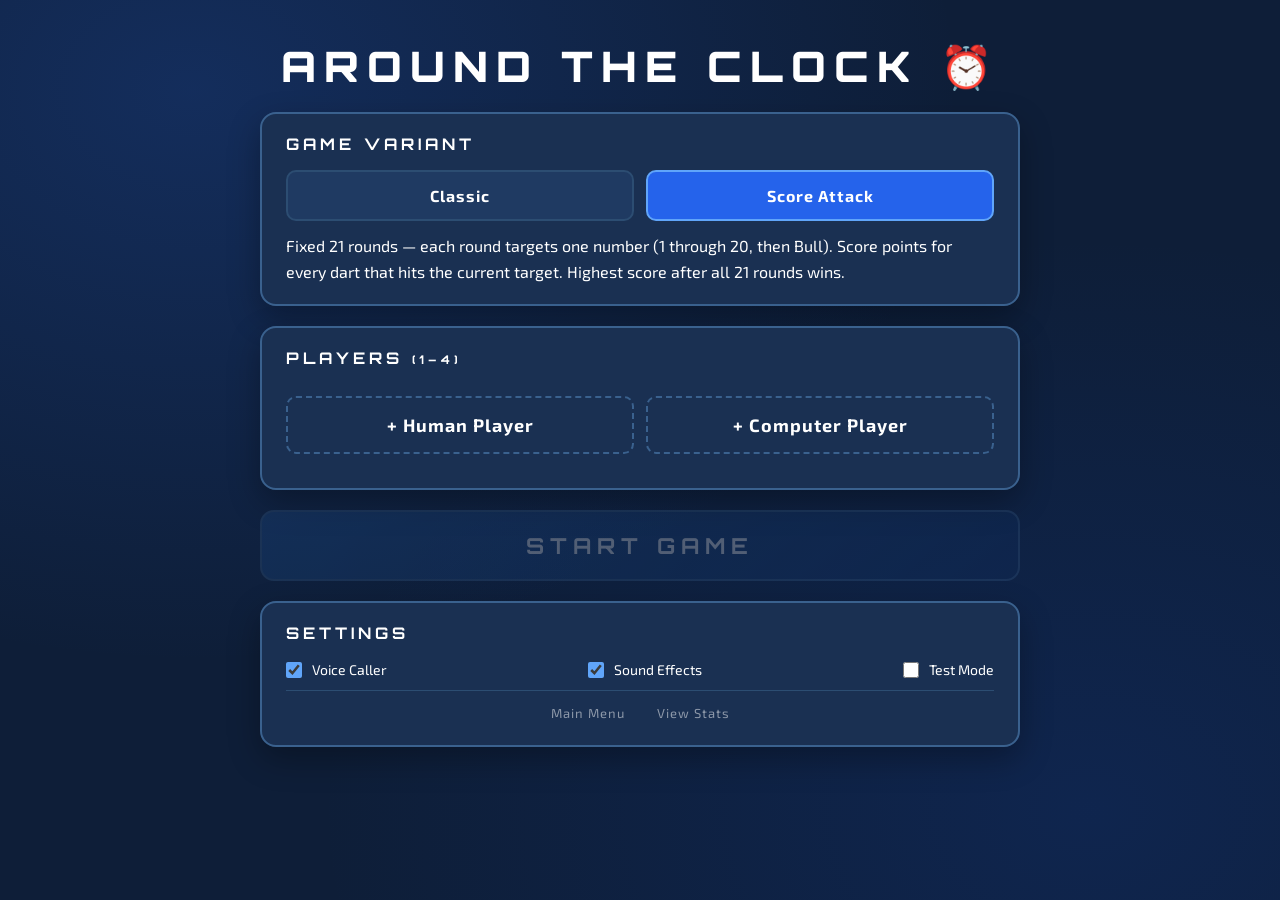
<file: games/around-the-clock.html>
<!DOCTYPE html>
<html lang="en">
<head>
<meta charset="UTF-8">
<meta name="viewport" content="width=device-width, initial-scale=1.0">
<title>Around the Clock — Autodarts</title>
<link rel="icon" href="data:image/svg+xml,<svg xmlns=%22http://www.w3.org/2000/svg%22 viewBox=%220 0 100 100%22><text y=%22.9em%22 font-size=%2290%22>⏰</text></svg>">
<link href="https://fonts.googleapis.com/css2?family=Orbitron:wght@400;700;900&family=Exo+2:wght@300;400;600;700;900&family=Share+Tech+Mono&display=swap" rel="stylesheet">
<link rel="stylesheet" href="../assets/css/game.css">
<script src="../assets/js/autodarts.js"></script>
<script src="../assets/js/utils.js"></script>
<script src="../assets/js/bots.js"></script>
<link rel="stylesheet" href="../assets/css/aroundtheclock.css">
</head>
<body>

<!-- SETUP -->
<div id="setup" class="screen active">
  <div class="setup-title">AROUND THE CLOCK <span>⏰</span></div>

  <div class="setup-card">
    <h3>Game Variant</h3>
    <div class="variant-grid">
      <button class="variant-btn" data-v="classic" onclick="selectVariant('classic',this)">Classic</button>
      <button class="variant-btn sel" data-v="scoreattack" onclick="selectVariant('scoreattack',this)">Score Attack</button>
    </div>
    <div class="variant-desc" id="variant-desc">Fixed 21 rounds — each round targets one number (1 through 20, then Bull). Score points for every dart that hits the current target. Highest score after all 21 rounds wins.</div>
  </div>

  <div class="setup-card">
    <h3>Players <span style="color:var(--muted);font-size:12px;">(1–4)</span></h3>
    <div id="player-list"></div>
    <div class="add-btns">
      <button class="add-btn" onclick="openHumanModal()">+ Human Player</button>
      <button class="add-btn" onclick="openCpuModal()">+ Computer Player</button>
    </div>
    <div id="recent-players" class="recent-players"></div>
  </div>

  <button class="start-btn" id="start-btn" onclick="startGame()" disabled>START GAME</button>

  <div class="setup-card">
    <h3>Settings</h3>
    <div class="settings-grid">
      <label class="setting-row">
        <input type="checkbox" id="voice-toggle" onchange="setVoiceEnabled(this.checked)" checked>
        <span>Voice Caller</span>
      </label>
      <label class="setting-row">
        <input type="checkbox" id="sfx-toggle" onchange="setSfxEnabled(this.checked)" checked>
        <span>Sound Effects</span>
      </label>
      <label class="setting-row">
        <input type="checkbox" id="test-mode-toggle" onchange="setTestMode(this.checked)">
        <span>Test Mode</span>
      </label>
    </div>
    <div class="setting-actions">
      <button class="setting-action-btn" onclick="window.location.href='../index.html'">Main Menu</button>
      <button class="setting-action-btn" onclick="showStatsModal()">View Stats</button>
    </div>
  </div>
</div>

<!-- CPU MODAL -->
<div id="cpu-modal" class="modal-overlay">
  <div class="cpu-modal-box">
    <h2>SELECT OPPONENT</h2>
    <div class="cpu-grid" id="cpu-grid"></div>
    <button class="cpu-modal-cancel" onclick="closeCpuModal()">Cancel</button>
  </div>
</div>

<!-- HUMAN MODAL -->
<div id="human-modal" class="modal-overlay">
  <div class="cpu-modal-box" style="width:min(420px,96vw);">
    <h2>ADD HUMAN PLAYER</h2>
    <input type="text" id="new-human-name" class="modal-input" placeholder="Enter Name" maxlength="14">
    <select id="new-human-flag" class="modal-input" style="cursor:pointer;">
      <option value="sco" selected>Scotland</option>
      <option value="eng">England</option>
      <option value="wal">Wales</option>
      <option value="ned">Netherlands</option>
    </select>
    <div style="display:flex;gap:14px;margin-top:10px;">
      <button class="win-btn win-btn-primary" onclick="confirmAddHuman()">ADD PLAYER</button>
      <button class="win-btn" onclick="closeHumanModal()">CANCEL</button>
    </div>
  </div>
</div>

<!-- GAME -->
<div id="game" class="screen">
  <div id="atc-board">
    <div class="atc-tiles" id="atc-tiles"></div>
  </div>

  <div id="side-panel">
    <div>
      <div class="panel-label">Current Turn</div>
      <div class="turn-info">
        <div class="turn-player" id="turn-player-name">—</div>
        <div class="turn-sub" id="turn-sub">Throw your darts</div>
      </div>
    </div>

    <div>
      <div class="panel-label">Darts</div>
      <div class="dart-slots" id="dart-slots">
        <div class="dart-slot" id="ds0"><div class="dart-slot-label">1ST</div><div class="dart-slot-val">—</div></div>
        <div class="dart-slot" id="ds1"><div class="dart-slot-label">2ND</div><div class="dart-slot-val">—</div></div>
        <div class="dart-slot" id="ds2"><div class="dart-slot-label">3RD</div><div class="dart-slot-val">—</div></div>
      </div>
    </div>

    <div>
      <div class="panel-label">Aim For</div>
      <div class="target-box">
        <div class="target-label">TARGET</div>
        <div class="target-val" id="target-val">1</div>
      </div>
    </div>

    <div>
      <div class="panel-label">Round</div>
      <div class="round-box">
        <div class="round-num" id="round-num">1</div>
        <div class="round-sub">ROUND</div>
      </div>
    </div>

    <div class="variant-badge" id="game-variant-badge">SCORE ATTACK</div>
    <div id="leg-badge" class="leg-badge" style="display:none;"></div>

    <div>
      <div class="panel-label">Manual Input</div>
      <div class="keypad-wrap">
        <div class="keypad-row">
          <button class="kp-btn" onclick="manualDart(1)">1</button>
          <button class="kp-btn" onclick="manualDart(2)">2</button>
          <button class="kp-btn" onclick="manualDart(3)">3</button>
          <button class="kp-btn" onclick="manualDart(4)">4</button>
          <button class="kp-btn" onclick="manualDart(5)">5</button>
        </div>
        <div class="keypad-row">
          <button class="kp-btn" onclick="manualDart(6)">6</button>
          <button class="kp-btn" onclick="manualDart(7)">7</button>
          <button class="kp-btn" onclick="manualDart(8)">8</button>
          <button class="kp-btn" onclick="manualDart(9)">9</button>
          <button class="kp-btn" onclick="manualDart(10)">10</button>
        </div>
        <div class="keypad-row">
          <button class="kp-btn" onclick="manualDart(11)">11</button>
          <button class="kp-btn" onclick="manualDart(12)">12</button>
          <button class="kp-btn" onclick="manualDart(13)">13</button>
          <button class="kp-btn" onclick="manualDart(14)">14</button>
          <button class="kp-btn" onclick="manualDart(15)">15</button>
        </div>
        <div class="keypad-row">
          <button class="kp-btn" onclick="manualDart(16)">16</button>
          <button class="kp-btn" onclick="manualDart(17)">17</button>
          <button class="kp-btn" onclick="manualDart(18)">18</button>
          <button class="kp-btn" onclick="manualDart(19)">19</button>
          <button class="kp-btn" onclick="manualDart(20)">20</button>
        </div>
        <div class="keypad-row">
          <button class="kp-btn" onclick="manualDart(25)" style="flex:2;">BULL</button>
          <button class="kp-btn kp-miss" onclick="manualDart(0)">MISS</button>
          <button class="kp-btn kp-undo" onclick="undoLastDart()">UNDO</button>
        </div>
        <div class="keypad-row">
          <button class="kp-btn kp-mod" id="mod-double" onclick="toggleKeypadMod(2)">DOUBLE</button>
          <button class="kp-btn kp-mod" id="mod-treble" onclick="toggleKeypadMod(3)">TREBLE</button>
        </div>
      </div>
    </div>

    <div class="game-ws">
      <div class="ws-dot" id="game-ws-dot"></div>
      <div class="ws-label" id="game-ws-label">Not Connected</div>
    </div>
    <div style="display:flex;gap:6px;margin-bottom:2px;">
      <button class="end-btn" style="flex:1;font-size:11px;border-color:var(--muted);color:var(--muted);" onclick="autodartsReset();this.style.borderColor='var(--green)';this.style.color='var(--green)';setTimeout(()=>{this.style.borderColor='';this.style.color=''},700)">RESET</button>
      <button class="end-btn" style="flex:1;font-size:11px;border-color:var(--muted);color:var(--muted);" onclick="autodartsCalibrate();this.style.borderColor='var(--blue)';this.style.color='var(--blue)';setTimeout(()=>{this.style.borderColor='';this.style.color=''},700)">CALIBRATE</button>
    </div>
    <button class="end-btn" id="next-player-btn" onclick="advanceTurn()" style="display:none;border-color:var(--green);color:var(--green);">NEXT PLAYER →</button>
    <button class="end-btn" onclick="showLog()" style="margin-bottom:8px;border-color:var(--amber);color:var(--amber);">Show Throw Log</button>
    <button class="end-btn" onclick="endGame()">End Game</button>
  </div>
</div>

<!-- WINNER -->
<div id="winner" class="screen">
  <div class="winner-layout">
    <div class="win-card" style="width:100%;">
      <div class="win-trophy">🏆</div>
      <div class="win-label">WINNER</div>
      <div class="win-name" id="win-name">—</div>
      <div class="win-score" id="win-details">—</div>
    </div>
    <div id="win-session" style="display:none;"></div>
    <div id="win-others"></div>

    <div class="setup-card" style="width:100%;margin-top:4px;">
      <h3>Next Match Roster</h3>
      <div id="player-list-winner"></div>
      <div class="add-btns">
        <button class="add-btn" onclick="openHumanModal()">+ Human Player</button>
        <button class="add-btn" onclick="openCpuModal()">+ Computer Player</button>
      </div>
      <div id="recent-players-winner" class="recent-players"></div>
    </div>

    <div id="cpu-auto-msg" style="display:none;text-align:center;color:var(--muted);font-family:'Share Tech Mono',monospace;font-size:13px;padding:4px 0;"></div>
    <div class="win-buttons">
      <button class="win-btn win-btn-primary" id="next-leg-btn" onclick="nextLeg()" style="font-size:18px;padding:20px;">PLAY NEXT LEG</button>
      <button class="win-btn" id="cpu-stop-btn" onclick="stopCpuAuto()" style="display:none;border-color:var(--amber);color:var(--amber);">STOP AUTO</button>
      <button class="win-btn win-btn-danger" onclick="goToMenu()">MENU</button>
    </div>
  </div>
</div>

<!-- LOG MODAL -->
<div id="log-modal" style="display:none;position:fixed;inset:0;background:rgba(0,0,0,.85);z-index:999;align-items:center;justify-content:center;flex-direction:column;padding:20px;backdrop-filter:blur(4px);">
  <h2 style="color:var(--blue);font-family:'Orbitron',monospace;margin-bottom:16px;">Raw Throw Log</h2>
  <textarea id="log-output" style="width:min(800px,90%);height:60vh;background:var(--bg2);color:var(--green);font-family:'Share Tech Mono',monospace;padding:16px;border:2px solid var(--border2);border-radius:12px;outline:none;resize:none;"></textarea>
  <div style="display:flex;gap:14px;margin-top:20px;">
    <button class="win-btn win-btn-primary" onclick="copyLog()">Copy to Clipboard</button>
    <button class="win-btn" onclick="closeLog()">Close</button>
  </div>
</div>

<!-- STATS MODAL -->
<div id="stats-modal" class="modal-overlay" style="display:none;">
  <div class="stats-modal-box">
    <h2>PLAYER STATS</h2>
    <div id="stats-content"></div>
    <div style="display:flex;gap:12px;margin-top:20px;justify-content:center;flex-wrap:wrap;">
      <button class="win-btn win-btn-primary" id="stats-cloud-btn" onclick="loadStatsFromCloud()" style="display:none;">&#8635; Load from Cloud</button>
      <button class="win-btn" onclick="closeStatsModal()">CLOSE</button>
    </div>
  </div>
</div>

<div id="round-flash"></div>
<div id="confetti"></div>
<div id="announce"></div>
<script src="../assets/js/aroundtheclock.js"></script>
</body>
</html>
</file>
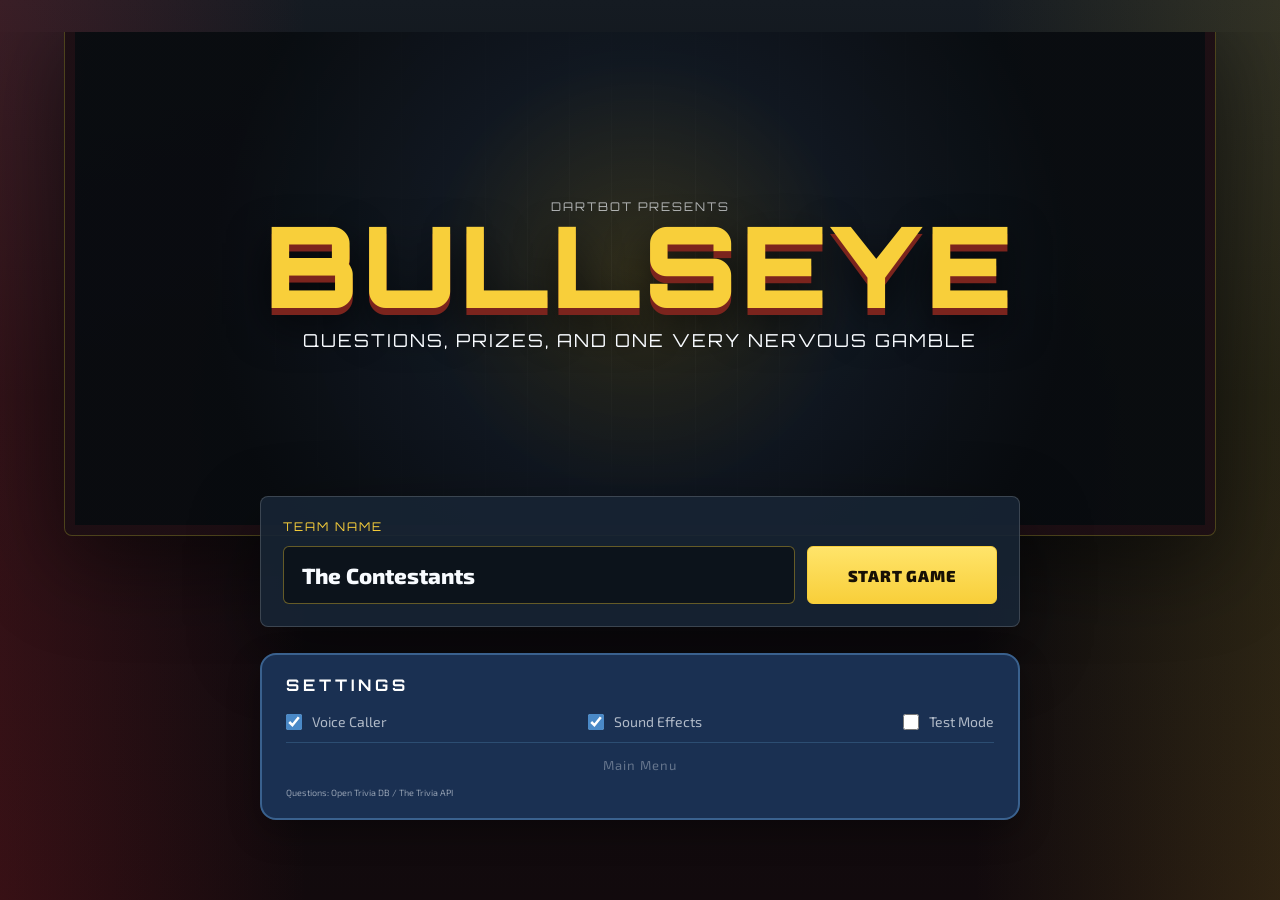
<file: games/Bullseye.html>
<!DOCTYPE html>
<html lang="en">
<head>
<meta charset="UTF-8">
<meta name="viewport" content="width=device-width, initial-scale=1.0">
<title>Bullseye - Autodarts</title>
<link rel="icon" href="data:image/svg+xml,<svg xmlns=%22http://www.w3.org/2000/svg%22 viewBox=%220 0 100 100%22><text y=%22.9em%22 font-size=%2290%22>🎯</text></svg>">
<link href="https://fonts.googleapis.com/css2?family=Orbitron:wght@400;700;900&family=Exo+2:wght@300;400;600;700;900&family=Share+Tech+Mono&display=swap" rel="stylesheet">
<link rel="stylesheet" href="../assets/css/game.css?v=3">
<link rel="stylesheet" href="../assets/css/bullseye.css?v=3">
<script src="../assets/js/autodarts.js?v=3"></script>
<script src="../assets/js/utils.js?v=3"></script>
</head>
<body>
<div id="setup" class="screen active">
  <div class="setup-shell">
    <div class="bully-logo">
      <span class="logo-small">DartBot Presents</span>
      <span class="logo-main">BULLSEYE</span>
      <span class="logo-sub">Questions, prizes, and one very nervous gamble</span>
    </div>
    <div class="setup-panel">
      <label class="field-label" for="team-name">Team Name</label>
      <input id="team-name" class="team-input" maxlength="24" value="The Contestants">
      <div class="setup-actions">
        <button class="primary-btn" onclick="startGame()">Start Game</button>
      </div>
    </div>
    <div class="setup-card">
      <h3>Settings</h3>
      <div class="settings-grid">
        <label class="setting-row">
          <input type="checkbox" id="voice-toggle" onchange="setVoiceEnabled(this.checked)" checked>
          <span>Voice Caller</span>
        </label>
        <label class="setting-row">
          <input type="checkbox" id="sfx-toggle" onchange="setSfxEnabled(this.checked)" checked>
          <span>Sound Effects</span>
        </label>
        <label class="setting-row">
          <input type="checkbox" id="test-mode-toggle" onchange="setTestMode(this.checked)">
          <span>Test Mode</span>
        </label>
      </div>
      <div class="setting-actions">
        <button class="setting-action-btn" onclick="window.location.href='../index.html'">Main Menu</button>
      </div>
      <p class="question-credit">Questions: Open Trivia DB / The Trivia API</p>
    </div>
  </div>
</div>
<div id="game" class="screen">
  <main class="stage">
    <div class="topline">
      <div>
        <div class="team-name" id="display-team">The Contestants</div>
        <div class="round-title" id="round-title">Round 1</div>
      </div>
      <div class="ws-pill">
        <span class="ws-dot" id="game-ws-dot"></span>
        <span id="game-ws-label">Manual Mode</span>
      </div>
    </div>
    <div class="board-wrap">
      <img class="standard-board-image" src="../assets/img/standard-dartboard.png" alt="" aria-hidden="true">
      <svg id="bullseye-board" class="bullseye-board" viewBox="0 0 420 420" role="img" aria-label="Bullseye dartboard"></svg>
      <div class="board-center-readout" id="board-center-readout">
        <span class="readout-kicker">Aim For</span>
        <span id="center-target">Faces</span>
      </div>
    </div>
  </main>
  <aside class="right-sidebar">
    <div class="target-card">
      <div class="side-title">What To Do</div>
      <div class="round-title-panel" id="round-title-panel">Bully's Category Board</div>
      <div class="target-copy" id="target-copy">Hit an active category segment to unlock a question.</div>
    </div>
    <div class="score-tile">
      <div class="tile-label">Bank</div>
      <div class="bank-total" id="bank-total">&pound;0</div>
    </div>
    <div class="turn-card">
      <div class="side-title">Darts</div>
      <div class="dart-slots" id="dart-slots"></div>
      <div class="turn-total" id="turn-total">Total: 0</div>
    </div>
    <div class="manual-panel">
      <div class="manual-header">Manual Input</div>
      <div class="manual-grid" id="manual-grid"></div>
      <div class="manual-mods">
        <button class="mod-btn" id="mod-double" onclick="setManualMultiplier(2)">Double</button>
        <button class="mod-btn" id="mod-treble" onclick="setManualMultiplier(3)">Treble</button>
        <button class="mod-btn miss" onclick="manualDart(0)">Miss</button>
      </div>
    </div>
    <div class="inventory-block">
      <div class="side-title">Prizes</div>
      <div id="inventory-list" class="inventory-list"></div>
    </div>
    <div class="round-list" id="round-list"></div>
    <div class="action-stack" id="action-stack">
      <button class="secondary-btn" onclick="nextPhase()">Skip / Continue</button>
      <button class="danger-btn" onclick="endGame()">End Game</button>
    </div>
  </aside>
</div>
<div id="question-modal" class="modal-overlay">
  <div class="question-box">
    <div class="question-topline">
      <div>
        <div class="question-category" id="question-category">Category</div>
        <div class="question-value" id="question-value">&pound;50</div>
      </div>
      <div class="timer-ring" id="timer-ring">15</div>
    </div>
    <div class="question-text" id="question-text"></div>
    <div class="answer-grid" id="answer-grid"></div>
  </div>
</div>
<div id="choice-modal" class="modal-overlay">
  <div class="choice-box">
    <h2>Player's Choice</h2>
    <div class="choice-grid" id="choice-grid"></div>
  </div>
</div>
<div id="final-modal" class="modal-overlay">
  <div class="final-box">
    <div class="final-kicker">Bully's Star Prize Gamble</div>
    <h2 id="final-title">Gamble the bank?</h2>
    <p id="final-copy"></p>
    <div class="final-actions" id="final-actions"></div>
  </div>
</div>
<div id="announce"></div>
<div id="confetti"></div>
<script src="../assets/js/bullseye-questions.js?v=1"></script>
<script src="../assets/js/bullseye.js?v=3"></script>
</body>
</html>
</file>
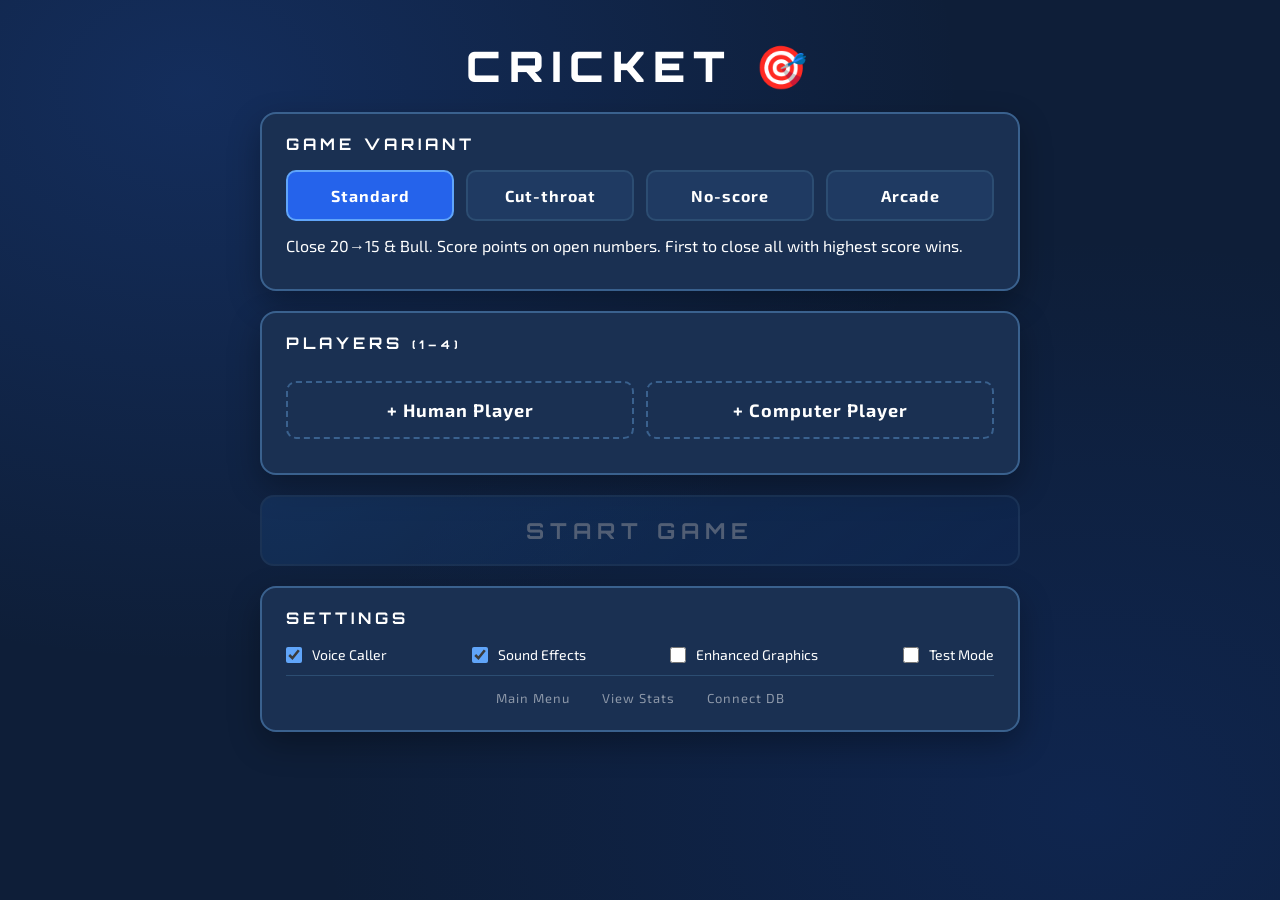
<file: games/cricket.html>
<!DOCTYPE html>
<html lang="en">
<head>
<meta charset="UTF-8">
<meta name="viewport" content="width=device-width, initial-scale=1.0">
<title>Cricket — Autodarts</title>
<link rel="icon" href="data:image/svg+xml,<svg xmlns=%22http://www.w3.org/2000/svg%22 viewBox=%220 0 100 100%22><text y=%22.9em%22 font-size=%2290%22>🎯</text></svg>">
<link href="https://fonts.googleapis.com/css2?family=Orbitron:wght@400;700;900&family=Exo+2:wght@300;400;600;700;900&family=Share+Tech+Mono&display=swap" rel="stylesheet">
<link rel="stylesheet" href="../assets/css/game.css?v=2">
<script src="../assets/js/autodarts.js?v=2"></script>
<script src="../assets/js/utils.js?v=2"></script>
<script src="../assets/js/bots.js?v=6"></script>
<link rel="stylesheet" href="../assets/css/cricket.css?v=5">
</head>
<body>

<!-- SETUP -->
<div id="setup" class="screen active">
  <div class="setup-title">CRICKET <span>🎯</span></div>

  <div class="setup-card">
    <h3>Game Variant</h3>
    <div class="variant-grid">
      <button class="variant-btn sel" data-v="standard" onclick="selectVariant('standard',this)">Standard</button>
      <button class="variant-btn" data-v="cutthroat" onclick="selectVariant('cutthroat',this)">Cut-throat</button>
      <button class="variant-btn" data-v="noscore" onclick="selectVariant('noscore',this)">No-score</button>
      <button class="variant-btn" data-v="arcade" onclick="selectVariant('arcade',this)">Arcade</button>
    </div>
    <div class="variant-desc" id="variant-desc">Close 20→15 & Bull. Score points on open numbers. First to close all with highest score wins.</div>
  </div>

  <div class="setup-card">
    <h3>Players <span id="player-count-label" style="color:var(--muted);font-size:12px;">(1–4)</span></h3>
    <div id="player-list"></div>
    <div class="add-btns">
      <button class="add-btn add-human-btn" onclick="openHumanModal()">+ Human Player</button>
      <button class="add-btn add-cpu-btn" onclick="openCpuModal()">+ Computer Player</button>
    </div>
    <div id="recent-players" class="recent-players"></div>
  </div>

  <button class="start-btn" id="start-btn" onclick="startGame()" disabled>START GAME</button>

  <div class="setup-card">
    <h3>Settings</h3>
    <div class="settings-grid">
      <label class="setting-row">
        <input type="checkbox" id="voice-toggle" onchange="setVoice(this.checked)" checked>
        <span>Voice Caller</span>
      </label>
      <label class="setting-row">
        <input type="checkbox" id="sfx-toggle" onchange="setSfx(this.checked)" checked>
        <span>Sound Effects</span>
      </label>
      <label class="setting-row">
        <input type="checkbox" id="enhanced-graphics-toggle" onchange="setEnhancedGraphics(this.checked)">
        <span>Enhanced Graphics</span>
      </label>
      <label class="setting-row">
        <input type="checkbox" id="test-mode-toggle" onchange="setTestMode(this.checked)">
        <span>Test Mode</span>
      </label>
    </div>
    <div class="setting-actions">
      <button class="setting-action-btn" onclick="window.location.href='../index.html'">Main Menu</button>
      <button class="setting-action-btn" onclick="showStatsModal()">View Stats</button>
      <button class="setting-action-btn" onclick="promptNeonString()">Connect DB</button>
    </div>
  </div>
</div>

<!-- CPU MODAL -->
<div id="cpu-modal" class="modal-overlay">
  <div class="cpu-modal-box">
    <h2>SELECT OPPONENT</h2>
    <div class="cpu-grid" id="cpu-grid"></div>
    <button class="cpu-modal-cancel" onclick="closeCpuModal()">Cancel</button>
  </div>
</div>

<!-- HUMAN MODAL -->
<div id="human-modal" class="modal-overlay">
  <div class="cpu-modal-box" style="width:min(420px, 96vw);">
    <h2>ADD HUMAN PLAYER</h2>
    <input type="text" id="new-human-name" class="modal-input" placeholder="Enter Name" maxlength="14">
    <select id="new-human-flag" class="modal-input" style="cursor:pointer;">
      <option value="sco" selected>Scotland</option>
      <option value="eng">England</option>
      <option value="wal">Wales</option>
    </select>
    <div style="display:flex; gap:14px; margin-top:10px;">
      <button class="win-btn win-btn-primary" onclick="confirmAddHuman()">ADD PLAYER</button>
      <button class="win-btn" onclick="closeHumanModal()">CANCEL</button>
    </div>
  </div>
</div>

<!-- GAME -->
<div id="game" class="screen">
  <div class="enhanced-topbar" aria-hidden="true">
    <div class="enhanced-brand">
      <span>DART</span><span>BOT</span>
      <small>LOCAL DARTS. LIVE SCORING.</small>
    </div>
    <div class="enhanced-match-strip">
      <div class="enhanced-match-cell">MATCH<br><strong>CRICKET</strong></div>
      <div class="enhanced-match-title">CRICKET</div>
      <div class="enhanced-match-cell">ROUND<br><strong id="enhanced-round-top">1</strong></div>
    </div>
    <div class="enhanced-icons">
      <span></span><span></span>
    </div>
  </div>
  <div id="scoreboard">
    <div class="sb-top" id="sb-top"></div>
    <div class="sb-body" id="sb-body"></div>
  </div>
  <div id="side-panel">
    <div>
      <div class="panel-label">Current Turn</div>
      <div class="turn-info">
        <div class="turn-player" id="turn-player-name">—</div>
        <div class="turn-sub" id="turn-sub">Throw your darts</div>
      </div>
    </div>
    <div>
      <div class="panel-label">Darts</div>
      <div class="dart-slots" id="dart-slots">
        <div class="dart-slot" id="ds0"><div class="dart-slot-label">1ST</div><div class="dart-slot-val">—</div></div>
        <div class="dart-slot" id="ds1"><div class="dart-slot-label">2ND</div><div class="dart-slot-val">—</div></div>
        <div class="dart-slot" id="ds2"><div class="dart-slot-label">3RD</div><div class="dart-slot-val">—</div></div>
      </div>
    </div>
    <div>
      <div class="panel-label">Aim For</div>
      <div class="target-box">
        <div class="target-label">TARGET</div>
        <div class="target-val" id="target-val">20</div>
      </div>
    </div>
    <div>
      <div class="panel-label">Round</div>
      <div class="round-box">
        <div class="round-num" id="round-num">1</div>
        <div class="round-sub">ROUND</div>
      </div>
    </div>
    <div class="variant-badge" id="game-variant-badge">STANDARD</div>

    <div id="arcade-info" style="display:none;">
      <div class="panel-label">Arcade</div>
      <div style="display:flex;gap:8px;align-items:center;justify-content:center;background:rgba(240,192,64,.08);border:1px solid rgba(240,192,64,.3);border-radius:10px;padding:10px 14px;">
        <div style="flex:1;text-align:center;">
          <div style="font-family:'Share Tech Mono',monospace;font-size:11px;color:var(--muted);letter-spacing:2px;">WAVE</div>
          <div id="arcade-wave-display" style="font-family:'Orbitron',monospace;font-size:28px;color:var(--gold);line-height:1;">1</div>
        </div>
        <div style="width:1px;height:40px;background:rgba(255,255,255,.15);"></div>
        <div style="flex:1;text-align:center;">
          <div style="font-family:'Share Tech Mono',monospace;font-size:11px;color:var(--muted);letter-spacing:2px;">SCORE</div>
          <div id="arcade-score-display" style="font-family:'Orbitron',monospace;font-size:28px;color:var(--green);line-height:1;">0</div>
        </div>
      </div>
    </div>

    <div class="keypad-wrap">
      <div class="keypad-row">
        <button class="kp-btn" onclick="manualDart(20)">20</button>
        <button class="kp-btn" onclick="manualDart(19)">19</button>
        <button class="kp-btn" onclick="manualDart(18)">18</button>
        <button class="kp-btn" onclick="manualDart(17)">17</button>
      </div>
      <div class="keypad-row">
        <button class="kp-btn" onclick="manualDart(16)">16</button>
        <button class="kp-btn" onclick="manualDart(15)">15</button>
        <button class="kp-btn" onclick="manualDart(25)">BULL</button>
        <button class="kp-btn kp-miss" onclick="manualDart(0)">MISS</button>
      </div>
      <div class="keypad-row">
        <button class="kp-btn kp-mod" id="mod-double" onclick="toggleKeypadMod(2)">DOUBLE</button>
        <button class="kp-btn kp-mod" id="mod-treble" onclick="toggleKeypadMod(3)">TREBLE</button>
        <button class="kp-btn kp-undo" onclick="undoLastDart()">UNDO</button>
      </div>
    </div>

    <div class="game-ws">
      <div class="ws-dot" id="game-ws-dot"></div>
      <div class="ws-label" id="game-ws-label">Not Connected</div>
    </div>
    <div style="display:flex;gap:6px;">
      <button class="end-btn" onclick="autodartsReset()" style="flex:1;font-size:11px;border-color:var(--muted);color:var(--muted);">RESET</button>
      <button class="end-btn" onclick="autodartsCalibrate()" style="flex:1;font-size:11px;border-color:var(--muted);color:var(--muted);">CALIBRATE</button>
    </div>
    <button class="end-btn" id="next-player-btn" onclick="advanceTurn()" style="display:none; border-color:var(--green); color:var(--green);">NEXT PLAYER →</button>
    <button class="end-btn" onclick="endGame()">End Game</button>
  </div>
</div>

<!-- WINNER -->
<div id="winner" class="screen">
  <div class="winner-layout">
    <div class="win-card" style="width: 100%;">
      <div class="win-trophy">🏆</div>
      <div class="win-label">WINNER</div>
      <div class="win-name" id="win-name">—</div>
      <div class="win-score" id="win-details">—</div>
    </div>
    <div id="win-others"></div>
    <div id="win-session" style="display:none;color:var(--blue);font-family:'Orbitron',monospace;font-size:14px;letter-spacing:1px;text-align:center;padding:8px 0;"></div>

    <div class="setup-card" style="width: 100%; margin-top: 4px;">
      <h3>Next Match Roster</h3>
      <div id="player-list-winner"></div>
      <div class="add-btns">
        <button class="add-btn add-human-btn" onclick="openHumanModal()">+ Human Player</button>
        <button class="add-btn add-cpu-btn" onclick="openCpuModal()">+ Computer Player</button>
      </div>
      <div id="recent-players-winner" class="recent-players"></div>
    </div>

    <div id="cpu-auto-msg" style="display:none; text-align:center; color:var(--muted); font-family:'Share Tech Mono',monospace; font-size:13px; padding:4px 0;"></div>
    <div class="win-buttons">
      <button class="win-btn win-btn-primary" id="next-leg-btn" onclick="nextLeg()" style="font-size: 18px; padding: 20px;">PLAY NEXT LEG</button>
      <button class="win-btn" id="cpu-stop-btn" onclick="stopCpuAuto()" style="display:none; border-color:var(--amber); color:var(--amber);">STOP AUTO</button>
      <button class="win-btn win-btn-danger" onclick="goToMenu()">MENU</button>
    </div>
  </div>
</div>

<!-- TEST SUITE — CONFIG -->
<div id="test-config" class="screen">
  <div class="setup-title">TEST SUITE <span>⚙️</span></div>
  <div class="setup-card">
    <h3>Pick a preset</h3>
    <div id="test-preset-list"></div>
    <div style="display:flex; gap:14px; margin-top:18px;">
      <button class="win-btn win-btn-primary" onclick="startTestSuite()">RUN</button>
      <button class="win-btn" onclick="cancelTestConfig()">CANCEL</button>
    </div>
  </div>
  <div class="setup-card" style="font-size:13px; color:var(--muted); line-height:1.5;">
    Test runs CPU vs CPU only. No humans, no fullscreen, no sound. Results aggregate per bot and save to Neon under a unique session ID so you can filter later. Each leg is safety-capped at 50 rounds.
  </div>
</div>

<!-- TEST SUITE — PROGRESS OVERLAY (sits on top of #game while running) -->
<div id="test-progress-overlay">
  <div class="tp-card">
    <div class="tp-label">TEST RUNNING</div>
    <div class="tp-count" id="test-progress-count">0 / 0</div>
    <div class="tp-pct" id="test-progress-pct">0%</div>
    <div class="tp-bar"><div class="tp-bar-fill" id="test-progress-bar-fill"></div></div>
    <div class="tp-match" id="test-progress-match">—</div>
    <button class="win-btn win-btn-danger" style="margin-top:18px;" onclick="cancelTestSuite()">CANCEL</button>
  </div>
</div>

<!-- TEST SUITE — COMPLETE -->
<div id="test-complete" class="screen">
  <div class="setup-title">TEST COMPLETE <span>📊</span></div>
  <div class="setup-card" id="test-complete-table"></div>
  <div class="win-buttons">
    <button class="win-btn win-btn-primary" onclick="copyTestResults(this)">COPY RESULTS</button>
    <button class="win-btn win-btn-primary" onclick="runTestSuiteAgain()">RUN AGAIN</button>
    <button class="win-btn win-btn-danger" onclick="goToMenu()">MENU</button>
  </div>
</div>

<!-- ARCADE CONTINUE MODAL -->
<div id="arcade-continue-modal" class="modal-overlay">
  <div class="cpu-modal-box" style="text-align:center;">
    <h2 style="color:var(--red);">GAME OVER!</h2>
    <div style="color:var(--muted);font-family:'Share Tech Mono',monospace;font-size:14px;margin:8px 0 20px;">CPU closed out before you!</div>
    <div style="color:var(--gold);font-family:'Orbitron',monospace;font-size:13px;letter-spacing:2px;margin-bottom:4px;">YOUR SCORE</div>
    <div id="continue-score" style="font-family:'Orbitron',monospace;font-size:48px;color:var(--gold);margin-bottom:20px;">0</div>
    <div style="color:var(--muted);font-size:13px;margin-bottom:20px;">Use your one continue?</div>
    <div style="display:flex;gap:14px;justify-content:center;">
      <button class="win-btn win-btn-primary" onclick="useContinue()">CONTINUE</button>
      <button class="win-btn win-btn-danger" onclick="declineContinue()">GIVE UP</button>
    </div>
  </div>
</div>

<!-- LOG MODAL -->
<div id="log-modal" style="display:none; position:fixed; inset:0; background:rgba(0,0,0,.85); z-index:999; align-items:center; justify-content:center; flex-direction:column; padding:20px; backdrop-filter:blur(4px);">
  <h2 style="color:var(--blue); font-family:'Orbitron',monospace; margin-bottom:16px;">Raw Throw Log</h2>
  <textarea id="log-output" style="width:min(800px, 90%); height:60vh; background:var(--bg2); color:var(--green); font-family:'Share Tech Mono',monospace; padding:16px; border:2px solid var(--border2); border-radius:12px; outline:none; resize:none;"></textarea>
  <div style="display:flex; gap:14px; margin-top:20px;">
    <button class="win-btn win-btn-primary" onclick="copyLog()">Copy to Clipboard</button>
    <button class="win-btn" onclick="closeLog()">Close</button>
  </div>
</div>

<!-- STATS MODAL -->
<div id="stats-modal" class="modal-overlay" style="display:none;">
  <div class="stats-modal-box">
    <h2>PLAYER STATS</h2>
    <div id="stats-content"></div>
    <div style="display:flex; gap:12px; margin-top:20px; justify-content:center;">
      <button class="win-btn win-btn-primary" id="stats-cloud-btn" onclick="loadStatsFromCloud()" style="display:none;">↻ Load from Cloud</button>
      <button class="win-btn" onclick="closeStatsModal()">CLOSE</button>
    </div>
  </div>
</div>

<!-- ARCADE GAME OVER -->
<div id="arcade-gameover" class="screen">
  <div class="winner-layout">
    <div class="win-card" style="width:100%;">
      <div class="win-trophy">💀</div>
      <div class="win-label">GAME OVER</div>
      <div class="win-name" id="arcade-gameover-name">—</div>
      <div class="win-score">Wave <span id="arcade-wave-reached">1</span> &nbsp;·&nbsp; <span id="arcade-final-score">0</span> pts</div>
    </div>
    <div id="arcade-leaderboard" style="width:100%;margin-top:16px;padding:0 4px;"></div>
    <div class="win-buttons" style="margin-top:16px;">
      <button class="win-btn win-btn-primary" onclick="restartArcade()">PLAY AGAIN</button>
      <button class="win-btn win-btn-danger" onclick="goToMenu()">MENU</button>
    </div>
  </div>
</div>

<div id="arcade-round-splash">
  <div id="arcade-round-text">WAVE 1</div>
  <div id="arcade-round-vs">vs —</div>
</div>
<div id="confetti"></div>
<div id="announce"></div>
<div id="broadcast-event" aria-live="polite">
  <div class="be-kicker" id="be-kicker"></div>
  <div class="be-main" id="be-main"></div>
  <div class="be-sub" id="be-sub"></div>
</div>
<script src="../assets/js/cricket.js?v=7"></script>
</body>
</html>
</file>
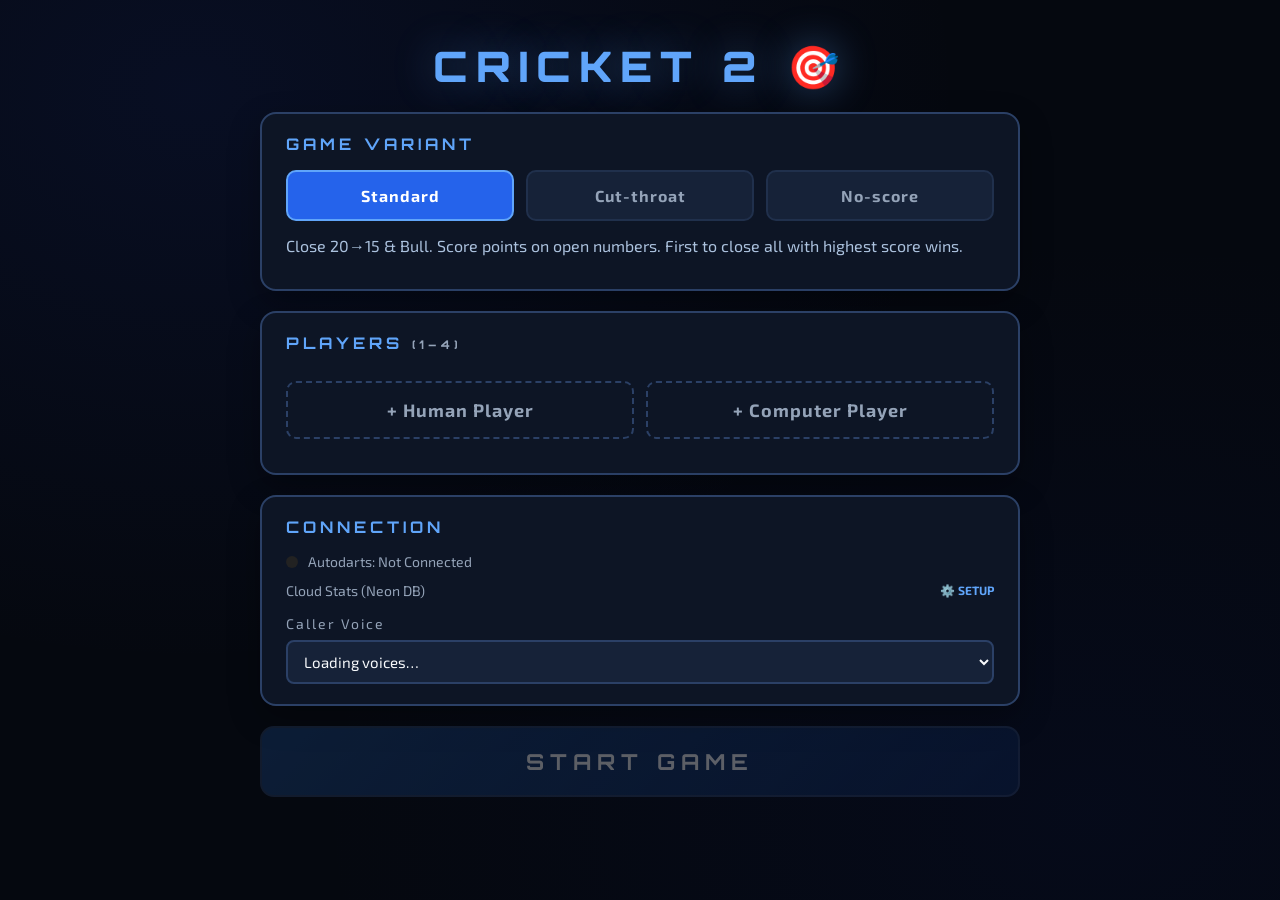
<file: games/Cricket2.html>
<!DOCTYPE html>
<html lang="en">
<head>
<meta charset="UTF-8">
<meta name="viewport" content="width=device-width, initial-scale=1.0">
<title>Cricket 2 — Autodarts</title>
<link rel="icon" href="data:image/svg+xml,<svg xmlns=%22http://www.w3.org/2000/svg%22 viewBox=%220 0 100 100%22><text y=%22.9em%22 font-size=%2290%22>🎯</text></svg>">
<link href="https://fonts.googleapis.com/css2?family=Orbitron:wght@400;700;900&family=Exo+2:wght@300;400;600;700;900&family=Share+Tech+Mono&display=swap" rel="stylesheet">
<link rel="stylesheet" href="../assets/css/game.css?v=2">
<script src="../assets/js/autodarts.js?v=2"></script>
<script src="../assets/js/utils.js?v=2"></script>
<script src="../assets/js/bots.js?v=2"></script>
<link rel="stylesheet" href="../assets/css/cricket2.css?v=2">
</head>
<body>

<!-- SETUP -->
<div id="setup" class="screen active">
  <div class="setup-title">CRICKET 2 <span>🎯</span></div>

  <div class="setup-card">
    <h3>Game Variant</h3>
    <div class="variant-grid">
      <button class="variant-btn sel" data-v="standard" onclick="selectVariant('standard',this)">Standard</button>
      <button class="variant-btn" data-v="cutthroat" onclick="selectVariant('cutthroat',this)">Cut-throat</button>
      <button class="variant-btn" data-v="noscore" onclick="selectVariant('noscore',this)">No-score</button>
    </div>
    <div class="variant-desc" id="variant-desc">Close 20→15 & Bull. Score points on open numbers. First to close all with highest score wins.</div>
  </div>

  <div class="setup-card">
    <h3>Players <span id="player-count-label" style="color:var(--muted);font-size:12px;">(1–4)</span></h3>
    <div id="player-list"></div>
    <div class="add-btns">
      <button class="add-btn add-human-btn" onclick="openHumanModal()">+ Human Player</button>
      <button class="add-btn add-cpu-btn" onclick="openCpuModal()">+ Computer Player</button>
    </div>
    <div id="recent-players" class="recent-players"></div>
  </div>

  <div class="setup-card">
    <h3>Connection</h3>
    <div class="ws-row">
      <div class="ws-dot" id="setup-ws-dot"></div>
      <div class="ws-label" id="setup-ws-label">Autodarts: Not Connected</div>
    </div>
    <div class="ws-row" style="margin-top:12px;">
      <div class="ws-label" style="flex:1;">Cloud Stats (Neon DB)</div>
      <button onclick="promptNeonString()" style="background:none;border:none;cursor:pointer;font-size:12px;color:var(--blue);font-family:'Exo 2',sans-serif;font-weight:700;">⚙️ SETUP</button>
    </div>
    <div style="margin-top:16px;">
      <div class="ws-label" style="margin-bottom:8px;letter-spacing:2px;">Caller Voice</div>
      <select id="voice-picker" class="voice-select" onchange="setVoice(this.value)">
        <option>Loading voices…</option>
      </select>
    </div>
  </div>

  <button class="start-btn" id="start-btn" onclick="startGame()" disabled>START GAME</button>
</div>

<!-- CPU MODAL -->
<div id="cpu-modal" class="modal-overlay">
  <div class="cpu-modal-box">
    <h2>SELECT OPPONENT</h2>

    <div class="cpu-grid" id="cpu-grid"></div>
    <button class="cpu-modal-cancel" onclick="closeCpuModal()">Cancel</button>
  </div>
</div>

<!-- HUMAN MODAL -->
<div id="human-modal" class="modal-overlay">
  <div class="cpu-modal-box" style="width:min(420px, 96vw);">
    <h2>ADD HUMAN PLAYER</h2>
    <input type="text" id="new-human-name" class="modal-input" placeholder="Enter Name" maxlength="14">
    <select id="new-human-flag" class="modal-input" style="cursor:pointer;">
      <option value="sco" selected>Scotland</option>
      <option value="eng">England</option>
      <option value="wal">Wales</option>
    </select>
    <div style="display:flex; gap:14px; margin-top:10px;">
      <button class="win-btn win-btn-primary" onclick="confirmAddHuman()">ADD PLAYER</button>
      <button class="win-btn" onclick="closeHumanModal()">CANCEL</button>
    </div>
  </div>
</div>

<!-- GAME -->
<div id="game" class="screen">
  <div id="scoreboard">
    <div class="sb-top" id="sb-top"></div>
    <div class="sb-body" id="sb-body"></div>
  </div>
  <div id="side-panel">
    <div>
      <div class="panel-label">Current Turn</div>
      <div class="turn-info">
        <div class="turn-player" id="turn-player-name">—</div>
        <div class="turn-sub" id="turn-sub">Throw your darts</div>
      </div>
    </div>
    <div>
      <div class="panel-label">Darts</div>
      <div class="dart-slots" id="dart-slots">
        <div class="dart-slot" id="ds0"><div class="dart-slot-label">1ST</div><div class="dart-slot-val">—</div></div>
        <div class="dart-slot" id="ds1"><div class="dart-slot-label">2ND</div><div class="dart-slot-val">—</div></div>
        <div class="dart-slot" id="ds2"><div class="dart-slot-label">3RD</div><div class="dart-slot-val">—</div></div>
      </div>
    </div>
    <div>
      <div class="panel-label">Aim For</div>
      <div class="target-box">
        <div class="target-label">TARGET</div>
        <div class="target-val" id="target-val">20</div>
      </div>
    </div>
    <div>
      <div class="panel-label">Round</div>
      <div class="round-box">
        <div class="round-num" id="round-num">1</div>
        <div class="round-sub">ROUND</div>
      </div>
    </div>
    <div class="variant-badge" id="game-variant-badge">STANDARD</div>

    <div class="keypad-wrap">
      <div class="keypad-row">
        <button class="kp-btn" onclick="manualDart(20)">20</button>
        <button class="kp-btn" onclick="manualDart(19)">19</button>
        <button class="kp-btn" onclick="manualDart(18)">18</button>
        <button class="kp-btn" onclick="manualDart(17)">17</button>
      </div>
      <div class="keypad-row">
        <button class="kp-btn" onclick="manualDart(16)">16</button>
        <button class="kp-btn" onclick="manualDart(15)">15</button>
        <button class="kp-btn" onclick="manualDart(25)">BULL</button>
        <button class="kp-btn kp-miss" onclick="manualDart(0)">MISS</button>
      </div>
      <div class="keypad-row">
        <button class="kp-btn kp-mod" id="mod-double" onclick="toggleKeypadMod(2)">DOUBLE</button>
        <button class="kp-btn kp-mod" id="mod-treble" onclick="toggleKeypadMod(3)">TREBLE</button>
        <button class="kp-btn kp-undo" onclick="undoLastDart()">UNDO</button>
      </div>
    </div>

    <div class="game-ws">
      <div class="ws-dot" id="game-ws-dot"></div>
      <div class="ws-label" id="game-ws-label">Not Connected</div>
    </div>
    <button class="end-btn" onclick="showLog()" style="margin-bottom:8px; border-color:var(--amber); color:var(--amber);">Show Throw Log</button>
    <button class="end-btn" onclick="endGame()">End Game</button>
  </div>
</div>

<!-- WINNER -->
<div id="winner" class="screen">
  <div class="winner-layout">
    <div class="win-card" style="width: 100%;">
      <div class="win-trophy">🏆</div>
      <div class="win-label">WINNER</div>
      <div class="win-name" id="win-name">—</div>
      <div class="win-score" id="win-details">—</div>
    </div>
    <div id="win-others"></div>

    <div class="setup-card" style="width: 100%; margin-top: 4px;">
      <h3>Next Match Roster</h3>
      <div id="player-list-winner"></div>
      <div class="add-btns">
        <button class="add-btn add-human-btn" onclick="openHumanModal()">+ Human Player</button>
        <button class="add-btn add-cpu-btn" onclick="openCpuModal()">+ Computer Player</button>
      </div>
      <div id="recent-players-winner" class="recent-players"></div>
    </div>

    <div class="win-buttons">
      <button class="win-btn win-btn-primary" id="next-leg-btn" onclick="nextLeg()" style="font-size: 18px; padding: 20px;">PLAY NEXT LEG</button>
      <button class="win-btn win-btn-danger" onclick="goToMenu()">MENU</button>
    </div>
  </div>
</div>

<!-- LOG MODAL -->
<div id="log-modal" style="display:none; position:fixed; inset:0; background:rgba(0,0,0,.85); z-index:999; align-items:center; justify-content:center; flex-direction:column; padding:20px; backdrop-filter:blur(4px);">
  <h2 style="color:var(--blue); font-family:'Orbitron',monospace; margin-bottom:16px;">Raw Throw Log</h2>
  <textarea id="log-output" style="width:min(800px, 90%); height:60vh; background:var(--bg2); color:var(--green); font-family:'Share Tech Mono',monospace; padding:16px; border:2px solid var(--border2); border-radius:12px; outline:none; resize:none;"></textarea>
  <div style="display:flex; gap:14px; margin-top:20px;">
    <button class="win-btn win-btn-primary" onclick="copyLog()">Copy to Clipboard</button>
    <button class="win-btn" onclick="closeLog()">Close</button>
  </div>
</div>

<div id="confetti"></div>
<div id="announce"></div>
<script src="../assets/js/cricket2.js?v=2"></script>
</body>
</html>
</file>
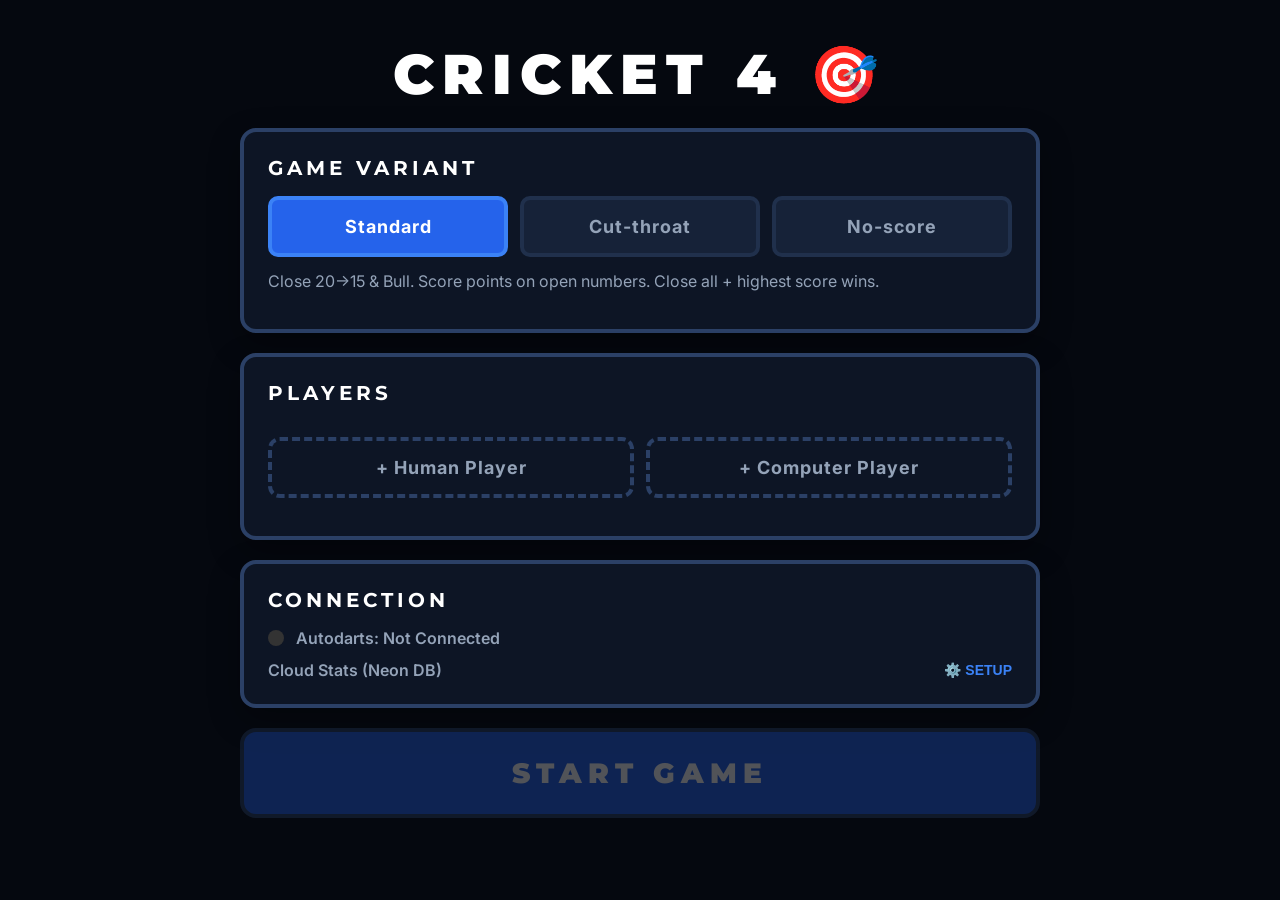
<file: games/Cricket4.html>
<!DOCTYPE html>
<html lang="en">
<head>
<meta charset="UTF-8">
<meta name="viewport" content="width=device-width, initial-scale=1.0">
<title>Cricket 4 — Autodarts</title>
<link rel="icon" href="data:image/svg+xml,<svg xmlns=%22http://www.w3.org/2000/svg%22 viewBox=%220 0 100 100%22><text y=%22.9em%22 font-size=%2290%22>🎯</text></svg>">
<link href="https://fonts.googleapis.com/css2?family=Montserrat:wght@400;700;900&family=Inter:wght@400;600;700;900&display=swap" rel="stylesheet">
<link rel="stylesheet" href="../assets/css/game.css?v=4">
<script src="../assets/js/autodarts.js?v=4"></script>
<script src="../assets/js/utils.js?v=4"></script>
<script src="../assets/js/bots.js?v=4"></script>
<link rel="stylesheet" href="../assets/css/cricket4.css?v=4">
</head>
<body>

<!-- SETUP -->
<div id="setup" class="screen active">
  <div class="setup-title">CRICKET 4 <span>🎯</span></div>

  <div class="setup-card">
    <h3>Game Variant</h3>
    <div class="variant-grid">
      <button class="variant-btn sel" onclick="selectVariant('standard',this)">Standard</button>
      <button class="variant-btn" onclick="selectVariant('cutthroat',this)">Cut-throat</button>
      <button class="variant-btn" onclick="selectVariant('noscore',this)">No-score</button>
    </div>
    <div class="variant-desc" id="variant-desc">Close 20→15 & Bull. Score points on open numbers. Close all + highest score wins.</div>
  </div>

  <div class="setup-card">
    <h3>Players</h3>
    <div id="player-list"></div>
    <div class="add-btns">
      <button class="add-btn add-human-btn" onclick="openHumanModal()">+ Human Player</button>
      <button class="add-btn add-cpu-btn" onclick="openCpuModal()">+ Computer Player</button>
    </div>
    <div id="recent-players" class="recent-players"></div>
  </div>

  <div class="setup-card">
    <h3>Connection</h3>
    <div class="ws-row">
      <div class="ws-dot" id="setup-ws-dot"></div>
      <div class="ws-label" id="setup-ws-label">Autodarts: Not Connected</div>
    </div>
    <div class="ws-row" style="margin-top:12px;">
      <div class="ws-label" style="flex:1;">Cloud Stats (Neon DB)</div>
      <button onclick="promptNeonString()" style="background:none;border:none;cursor:pointer;font-size:14px;color:var(--blue);font-weight:700;">⚙️ SETUP</button>
    </div>
  </div>

  <button class="start-btn" id="start-btn" onclick="startGame()" disabled>START GAME</button>
</div>

<!-- CPU MODAL -->
<div id="cpu-modal" class="modal-overlay">
  <div class="cpu-modal-box">
    <h2>SELECT OPPONENT</h2>
    <div class="cpu-grid" id="cpu-grid"></div>
    <button class="cpu-modal-cancel" onclick="closeCpuModal()">Cancel</button>
  </div>
</div>

<!-- HUMAN MODAL -->
<div id="human-modal" class="modal-overlay">
  <div class="cpu-modal-box" style="width:min(420px, 96vw);">
    <h2>ADD HUMAN PLAYER</h2>
    <input type="text" id="new-human-name" class="modal-input" placeholder="Enter Name" maxlength="14">
    <select id="new-human-flag" class="modal-input" style="cursor:pointer;">
      <option value="sco" selected>Scotland</option>
      <option value="eng">England</option>
      <option value="wal">Wales</option>
    </select>
    <div style="display:flex; gap:14px; margin-top:10px;">
      <button class="win-btn win-btn-primary" onclick="confirmAddHuman()">ADD PLAYER</button>
      <button class="win-btn" onclick="closeHumanModal()">CANCEL</button>
    </div>
  </div>
</div>

<!-- GAME -->
<div id="game" class="screen">
  <div id="scoreboard">
    <div class="sb-top" id="sb-top"></div>
    <div class="sb-body" id="sb-body"></div>
  </div>
  <div id="side-panel">
    <div>
      <div class="panel-label">Current Turn</div>
      <div class="turn-info">
        <div class="turn-player" id="turn-player-name">—</div>
        <div class="turn-sub" id="turn-sub">Throw your darts</div>
      </div>
    </div>
    <div>
      <div class="panel-label">Darts</div>
      <div class="dart-slots" id="dart-slots">
        <div class="dart-slot" id="ds0"><div class="dart-slot-label">1ST</div><div class="dart-slot-val">—</div></div>
        <div class="dart-slot" id="ds1"><div class="dart-slot-label">2ND</div><div class="dart-slot-val">—</div></div>
        <div class="dart-slot" id="ds2"><div class="dart-slot-label">3RD</div><div class="dart-slot-val">—</div></div>
      </div>
    </div>
    <div>
      <div class="panel-label">Aim For</div>
      <div class="target-box">
        <div class="target-val" id="target-val">20</div>
      </div>
    </div>
    <div>
      <div class="panel-label">Round</div>
      <div class="round-box">
        <div class="round-num" id="round-num">1</div>
      </div>
    </div>
    <div class="variant-badge" id="game-variant-badge">STANDARD</div>
    <div class="game-ws">
      <div class="ws-dot" id="game-ws-dot"></div>
      <div class="ws-label" id="game-ws-label">Not Connected</div>
    </div>
    <button class="end-btn" id="next-player-btn" onclick="advanceTurn()" style="display:none; border-color:var(--green); color:var(--green);">NEXT PLAYER →</button>
    <button class="end-btn" onclick="endGame()">End Game</button>
  </div>
</div>

<!-- WINNER -->
<div id="winner" class="screen">
  <div class="winner-layout">
    <div class="win-card" style="width: 100%;">
      <div class="win-trophy">🏆</div>
      <div class="win-label">WINNER</div>
      <div class="win-name" id="win-name">—</div>
      <div class="win-score" id="win-details">—</div>
    </div>
    <div id="win-others"></div>
    <div class="win-buttons" style="margin-top: 24px;">
      <button class="win-btn win-btn-primary" id="next-leg-btn" onclick="nextLeg()" style="font-size: 24px; padding: 24px;">PLAY NEXT LEG</button>
      <button class="win-btn win-btn-danger" onclick="goToMenu()">MENU</button>
    </div>
  </div>
</div>

<div id="confetti"></div>
<div id="announce"></div>
<script src="../assets/js/cricket4.js?v=4"></script>
</body>
</html>
</file>
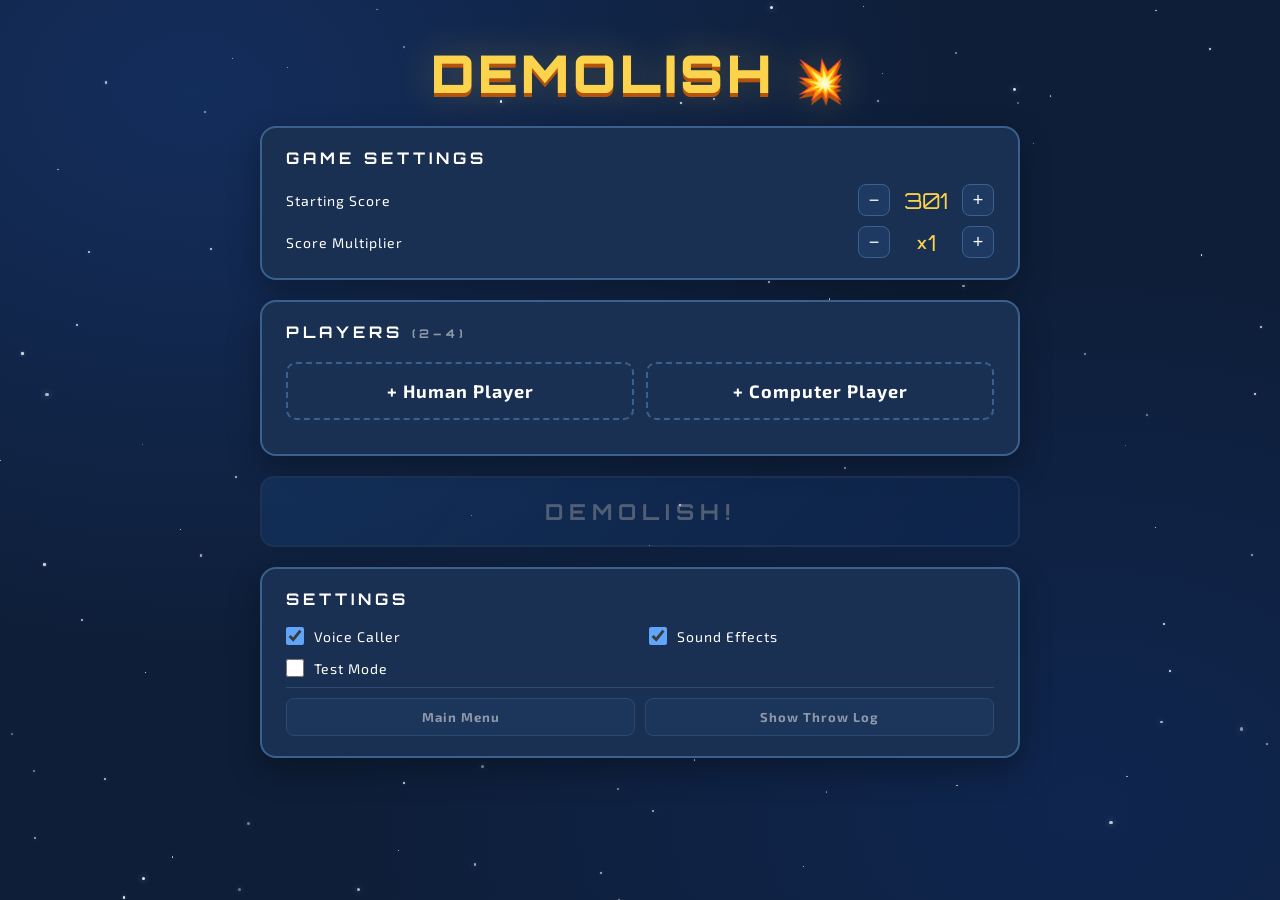
<file: games/Demolish.html>
<!DOCTYPE html>
<html lang="en">
<head>
<meta charset="UTF-8">
<meta name="viewport" content="width=device-width, initial-scale=1.0">
<title>Demolish — Autodarts</title>
<link rel="icon" href="data:image/svg+xml,<svg xmlns=%22http://www.w3.org/2000/svg%22 viewBox=%220 0 100 100%22><text y=%22.9em%22 font-size=%2290%22>💥</text></svg>">
<link href="https://fonts.googleapis.com/css2?family=Orbitron:wght@400;700;900&family=Exo+2:wght@300;400;600;700;900&family=Share+Tech+Mono&display=swap" rel="stylesheet">
<link rel="stylesheet" href="../assets/css/game.css">
<link rel="stylesheet" href="../assets/css/demolish.css">
<script src="../assets/js/autodarts.js"></script>
<script src="../assets/js/utils.js"></script>
<script src="../assets/js/bots.js"></script>
<script src="../assets/js/demolish.js" defer></script>
</head>
<body>
<div id="starfield" aria-hidden="true"></div>
<div id="confetti"></div>

<!-- SETUP -->
<div id="setup" class="screen active">
  <div class="setup-title">DEMOLISH <span>💥</span></div>

  <div class="setup-card">
    <h3>Game Settings</h3>
    <div class="option-row">
      <span class="option-label">Starting Score</span>
      <div class="counter-row">
        <button class="cnt-btn" onclick="adjScore(-1)">−</button>
        <div class="cnt-val" id="score-val">301</div>
        <button class="cnt-btn" onclick="adjScore(1)">+</button>
      </div>
    </div>
    <div class="option-row">
      <span class="option-label">Score Multiplier</span>
      <div class="counter-row">
        <button class="cnt-btn" onclick="adjMult(-1)">−</button>
        <div class="cnt-val" id="mult-val">×1</div>
        <button class="cnt-btn" onclick="adjMult(1)">+</button>
      </div>
    </div>
  </div>

  <div class="setup-card">
    <h3>Players <span id="player-count-label" style="color:var(--muted);font-size:12px;opacity:.5;">(2–4)</span></h3>
    <div id="player-list" style="display:flex;flex-direction:column;gap:8px;"></div>
    <div class="add-btns" style="margin-top:4px;">
      <button class="add-btn" onclick="openHumanModal()">+ Human Player</button>
      <button class="add-btn" onclick="openCpuModal()">+ Computer Player</button>
    </div>
    <div id="recent-players" class="recent-players"></div>
  </div>

  <button class="start-btn" id="start-btn" onclick="newGame()" disabled>DEMOLISH!</button>

  <div class="setup-card">
    <h3>Settings</h3>
    <div class="settings-grid">
      <label class="setting-row">
        <input type="checkbox" id="voice-toggle" onchange="setVoice(this.checked)" checked>
        <span>Voice Caller</span>
      </label>
      <label class="setting-row">
        <input type="checkbox" id="sfx-toggle" onchange="setSfx(this.checked)" checked>
        <span>Sound Effects</span>
      </label>
      <label class="setting-row">
        <input type="checkbox" id="test-mode-toggle" onchange="setTestMode(this.checked)">
        <span>Test Mode</span>
      </label>
    </div>
    <div class="setting-actions">
      <button class="setting-action-btn" onclick="window.location.href='../index.html'">Main Menu</button>
      <button class="setting-action-btn" onclick="showLog()">Show Throw Log</button>
    </div>
  </div>
</div>

<!-- CPU MODAL -->
<div id="cpu-modal" class="modal-overlay">
  <div class="cpu-modal-box">
    <h2>SELECT OPPONENT</h2>
    <div class="cpu-grid" id="cpu-grid"></div>
    <button class="cpu-modal-cancel" onclick="closeCpuModal()">Cancel</button>
  </div>
</div>

<!-- HUMAN MODAL -->
<div id="human-modal" class="modal-overlay">
  <div class="cpu-modal-box" style="width:min(420px,96vw);">
    <h2>ADD HUMAN PLAYER</h2>
    <input type="text" id="new-human-name" class="modal-input" placeholder="Enter Name" maxlength="14">
    <select id="new-human-flag" class="modal-input" style="cursor:pointer;">
      <option value="sco" selected>Scotland</option>
      <option value="eng">England</option>
      <option value="wal">Wales</option>
    </select>
    <div style="display:flex;gap:12px;margin-top:8px;">
      <button class="win-btn win-btn-primary" onclick="confirmAddHuman()">ADD PLAYER</button>
      <button class="win-btn" onclick="closeHumanModal()">CANCEL</button>
    </div>
  </div>
</div>

<!-- GAME -->
<div id="game" class="screen">
  <div class="playfield" id="playfield">
    <div class="stage-flash" id="stage-flash" aria-hidden="true"></div>
    <svg class="stage-laser" id="stage-laser" xmlns="http://www.w3.org/2000/svg">
      <line id="stage-laser-line" class="stage-laser-line" x1="0" y1="0" x2="0" y2="0"/>
    </svg>
    <svg class="central-turret" id="central-turret" viewBox="0 0 176 96" xmlns="http://www.w3.org/2000/svg">
      <defs>
        <linearGradient id="ship-metal" x1="0%" y1="0%" x2="100%" y2="100%">
          <stop offset="0%" stop-color="#8bd3ff"/>
          <stop offset="45%" stop-color="#1e5090"/>
          <stop offset="100%" stop-color="#071426"/>
        </linearGradient>
        <linearGradient id="ship-gold" x1="0%" y1="0%" x2="0%" y2="100%">
          <stop offset="0%" stop-color="#fff7ad"/>
          <stop offset="55%" stop-color="#fcd34d"/>
          <stop offset="100%" stop-color="#b45309"/>
        </linearGradient>
      </defs>
      <g class="ship-bob">
        <path d="M18,42 C34,22 58,13 88,13 C118,13 142,22 158,42 L137,57 H39 Z"
          fill="url(#ship-metal)" stroke="#fff7ad" stroke-width="2.4"/>
        <path d="M47,39 C57,24 70,18 88,18 C106,18 119,24 129,39 Z"
          fill="#10213d" stroke="#60a5fa" stroke-width="1.5"/>
        <circle cx="88" cy="31" r="8" fill="#93c5fd" opacity=".85"/>
        <circle cx="49" cy="49" r="5" fill="#f87171" stroke="#fff7ad" stroke-width="1.5"/>
        <circle cx="127" cy="49" r="5" fill="#f87171" stroke="#fff7ad" stroke-width="1.5"/>
        <path d="M35,57 L54,68 H122 L141,57" fill="none" stroke="#60a5fa" stroke-width="2" opacity=".7"/>
        <g class="turret-head">
          <path d="M73,54 H103 L96,70 H80 Z" fill="#111827" stroke="#fff7ad" stroke-width="1.8"/>
          <circle cx="88" cy="58" r="4.5" fill="#0b1324" stroke="#fff7ad" stroke-width="1.2"/>
          <g class="turret-barrel">
            <rect x="80" y="58" width="16" height="25" rx="5" fill="url(#ship-gold)" stroke="#fff7ad" stroke-width="1.8"/>
            <circle id="ship-muzzle" cx="88" cy="85" r="7" fill="#f87171" stroke="#fff7ad" stroke-width="2"/>
            <circle cx="88" cy="85" r="3" fill="#fff7ad"/>
          </g>
          <g class="turret-core">
          </g>
        </g>
      </g>
    </svg>
    <div class="bonus-warning" id="bonus-warning">UPCOMING BONUS</div>
    <div class="bonus-pop" id="bonus-pop">
      <div class="bonus-icon" id="bonus-icon">💥</div>
      <div class="bonus-title" id="bonus-title">Bonus</div>
      <div class="bonus-main" id="bonus-main">20</div>
      <div class="bonus-sub" id="bonus-sub"></div>
    </div>
    <div class="towers-area" id="towers-area"></div>
  </div>
  <div class="side-panel">
    <div>
      <div class="panel-label">Current Turn</div>
      <div class="turn-info">
        <div class="turn-player" id="turn-name">—</div>
        <div class="turn-sub" id="turn-sub">Throw your darts</div>
      </div>
    </div>
    <div>
      <div class="panel-label">Darts</div>
      <div class="dart-slots">
        <div class="dart-slot" id="dc0"><div class="dart-slot-label">1ST</div><div class="dart-slot-val">—</div></div>
        <div class="dart-slot" id="dc1"><div class="dart-slot-label">2ND</div><div class="dart-slot-val">—</div></div>
        <div class="dart-slot" id="dc2"><div class="dart-slot-label">3RD</div><div class="dart-slot-val">—</div></div>
      </div>
    </div>
    <div>
      <div class="panel-label">Last Dart</div>
      <div class="last-dart-box" style="padding:12px;text-align:center;">
        <div class="last-dart-val" id="last-dart-val">—</div>
        <div class="last-dart-lbl">Score</div>
      </div>
    </div>
    <div>
      <div class="panel-label">Manual Input</div>
      <div class="keypad-wrap">
        <div class="keypad-row">
          <button class="kp-btn" onclick="manualDart(1)">1</button>
          <button class="kp-btn" onclick="manualDart(2)">2</button>
          <button class="kp-btn" onclick="manualDart(3)">3</button>
          <button class="kp-btn" onclick="manualDart(4)">4</button>
          <button class="kp-btn" onclick="manualDart(5)">5</button>
        </div>
        <div class="keypad-row">
          <button class="kp-btn" onclick="manualDart(6)">6</button>
          <button class="kp-btn" onclick="manualDart(7)">7</button>
          <button class="kp-btn" onclick="manualDart(8)">8</button>
          <button class="kp-btn" onclick="manualDart(9)">9</button>
          <button class="kp-btn" onclick="manualDart(10)">10</button>
        </div>
        <div class="keypad-row">
          <button class="kp-btn" onclick="manualDart(11)">11</button>
          <button class="kp-btn" onclick="manualDart(12)">12</button>
          <button class="kp-btn" onclick="manualDart(13)">13</button>
          <button class="kp-btn" onclick="manualDart(14)">14</button>
          <button class="kp-btn" onclick="manualDart(15)">15</button>
        </div>
        <div class="keypad-row">
          <button class="kp-btn" onclick="manualDart(16)">16</button>
          <button class="kp-btn" onclick="manualDart(17)">17</button>
          <button class="kp-btn" onclick="manualDart(18)">18</button>
          <button class="kp-btn" onclick="manualDart(19)">19</button>
          <button class="kp-btn" onclick="manualDart(20)">20</button>
        </div>
        <div class="keypad-row">
          <button class="kp-btn" onclick="manualDart(25)" style="flex:2;">BULL</button>
          <button class="kp-btn kp-miss" onclick="manualDart(0)">MISS</button>
          <button class="kp-btn kp-undo" onclick="undoLastDart()">UNDO</button>
        </div>
        <div class="keypad-row">
          <button class="kp-btn kp-mod" id="kp-mod-double" onclick="toggleKeypadMod(2)">DOUBLE</button>
          <button class="kp-btn kp-mod" id="kp-mod-treble" onclick="toggleKeypadMod(3)">TREBLE</button>
        </div>
      </div>
    </div>
    <div class="rules">
      <div class="rule"><strong>Bomb</strong> — hit target to damage opponent</div>
      <div class="rule"><strong>Rebuild</strong> — hit target to repair your blocks</div>
    </div>
    <div id="leg-badge" style="display:none;text-align:center;font-family:'Orbitron',monospace;font-size:13px;letter-spacing:3px;color:var(--gold);border:1px solid rgba(252,211,77,.3);border-radius:8px;padding:6px 10px;background:rgba(252,211,77,.06);">LEG 1</div>

    <div style="margin-top:auto;">
      <div class="game-ws" style="display:flex;align-items:center;gap:8px;margin-bottom:8px;">
        <div class="ws-dot" id="game-ws-dot"></div>
        <div class="ws-label" id="game-ws-label">Not Connected</div>
      </div>
      <div style="display:flex;gap:6px;margin-bottom:8px;">
        <button class="end-btn" onclick="autodartsReset()" style="flex:1;font-size:11px;border-color:var(--muted);color:var(--muted);">RESET</button>
        <button class="end-btn" onclick="autodartsCalibrate()" style="flex:1;font-size:11px;border-color:var(--muted);color:var(--muted);">CALIBRATE</button>
      </div>
      <button class="end-btn" id="next-player-btn" onclick="skipTurn()" style="display:none;border-color:var(--green);color:var(--green);margin-bottom:8px;">NEXT PLAYER →</button>
      <button class="end-btn" onclick="quitGame()">↩ Quit to Menu</button>
    </div>
  </div>
</div>

<!-- SUDDEN DEATH -->
<div id="sudden-death" class="screen">
  <div class="sd-title">⚡ SUDDEN DEATH</div>
  <div class="sd-sub" id="sd-sub">One dart each!</div>
  <div class="sd-players" id="sd-players"></div>
</div>

<!-- WINNER -->
<div id="winner" class="screen">
  <div class="winner-layout">
    <div class="win-card" style="width:100%;">
      <span class="win-trophy">🏆</span>
      <div class="win-label">CHECKED OUT FIRST!</div>
      <div class="win-name" id="win-name">—</div>
      <div class="win-score" id="win-score"></div>
    </div>
    <div class="win-others" id="win-others"></div>
    <div id="win-session" style="display:none;color:var(--gold);font-family:'Orbitron',monospace;font-size:15px;letter-spacing:2px;text-align:center;padding:10px 0;border:1px solid rgba(252,211,77,.25);border-radius:10px;background:rgba(252,211,77,.05);margin:0 0 4px;"></div>
    <div class="setup-card" style="margin:0;width:100%;">
      <h3>Next Match Roster</h3>
      <div id="player-list-winner" style="display:flex;flex-direction:column;gap:8px;"></div>
      <div class="add-btns" style="margin-top:4px;">
        <button class="add-btn" onclick="openHumanModal()">+ Human Player</button>
        <button class="add-btn" onclick="openCpuModal()">+ Computer Player</button>
      </div>
      <div id="recent-players-winner" class="recent-players"></div>
    </div>
    <div id="cpu-auto-msg" style="display:none;text-align:center;color:var(--muted);font-family:'Share Tech Mono',monospace;font-size:13px;padding:4px 0;"></div>
    <div class="win-buttons">
      <button class="win-btn win-btn-primary" id="next-leg-btn" onclick="nextLeg()" style="font-size:18px;padding:20px;">PLAY NEXT LEG</button>
      <button class="win-btn" id="cpu-stop-btn" onclick="stopCpuAuto()" style="display:none;border-color:var(--amber);color:var(--amber);">STOP AUTO</button>
      <button class="win-btn win-btn-danger" onclick="goHome()">MENU</button>
    </div>
  </div>
</div>

<!-- LOG MODAL -->
<div id="log-modal">
  <h2>Raw Throw Log</h2>
  <textarea id="log-output" readonly></textarea>
  <div style="display:flex;gap:14px;margin-top:20px;">
    <button class="win-btn win-btn-primary" onclick="copyLog()">Copy to Clipboard</button>
    <button class="win-btn" onclick="closeLog()">Close</button>
  </div>
</div>

</body>
</html>
</file>
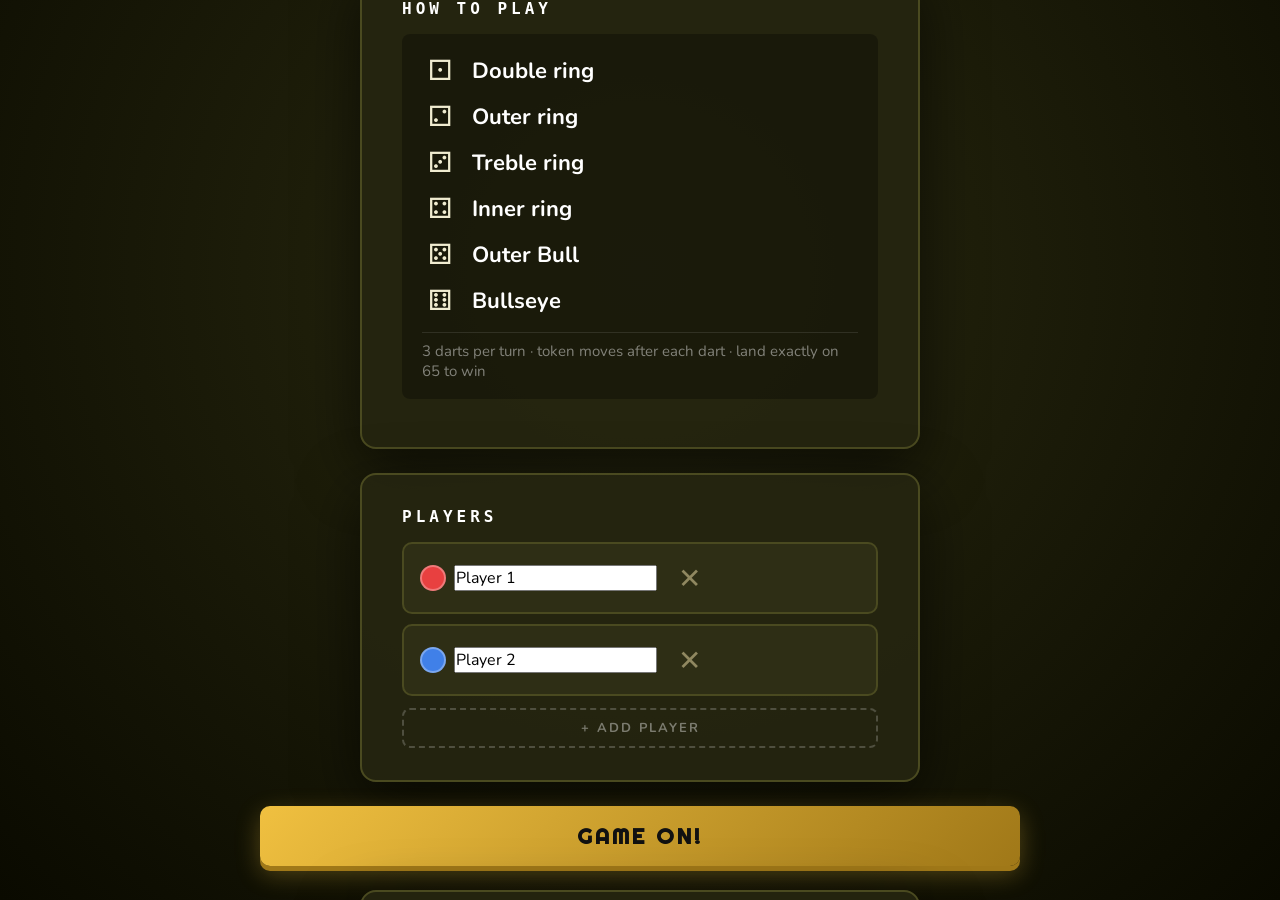
<file: games/Snakes and Ladders.html>
<!DOCTYPE html>
<html lang="en">
<head>
<meta charset="UTF-8">
<meta name="viewport" content="width=device-width, initial-scale=1.0">
<title>🐍 Snakes &amp; Ladders — Autodarts</title>
<link href="https://fonts.googleapis.com/css2?family=Righteous&family=Nunito:wght@400;700;900&family=Share+Tech+Mono&display=swap" rel="stylesheet">
<link rel="stylesheet" href="../assets/css/game.css">
<script src="../assets/js/autodarts.js"></script>
<script src="../assets/js/utils.js"></script>
<style>
* { box-sizing: border-box; margin: 0; padding: 0; }
:root {
  --bg: #1a1a0a; --surface: #252510; --surface2: #2e2e15;
  --border: #4a4a20; --gold: #f0c040; --gold2: #a07818;
  --red: #e84040; --green: #40c060; --text: #f0ecd0;
  --muted: #908860; --panel: #181808;
  --yellow-light: #f5e060; --yellow-dark: #e8cc20;
}
body {
  background: var(--bg);
  color: var(--text);
  font-family: 'Nunito', sans-serif;
  height: 100vh;
  overflow: hidden;
  display: flex;
  flex-direction: column;
}

/* SETUP */
#setup {
  flex-direction: column;
  align-items: center;
  justify-content: center;
  gap: 24px;
  background: radial-gradient(ellipse at 50% 30%, #2a2a10, #0a0a00);
}
.setup-logo h1 {
  font-family: 'Righteous', sans-serif;
  font-size: clamp(40px,7vw,80px);
  color: var(--gold);
  text-shadow: 0 4px 0 var(--gold2), 0 0 40px rgba(240,192,64,.4);
  letter-spacing: 3px;
  text-align: center;
}
.setup-logo p { font-size:14px; letter-spacing:4px; color:var(--muted); text-align:center; margin-top:4px; text-transform:uppercase; }
.setup-card {
  background: rgba(37,37,16,.9);
  border: 2px solid var(--border);
  border-radius: 16px;
  padding: 32px 40px;
  width: 100%;
  max-width: 560px;
  box-shadow: 0 20px 60px rgba(0,0,0,.6);
}
.setup-card h2 { font-family:'Righteous',sans-serif; font-size:18px; color:var(--gold); letter-spacing:2px; margin-bottom:16px; text-transform:uppercase; }
.player-list { display:flex; flex-direction:column; gap:8px; margin-bottom:12px; }
.player-row { display:flex; gap:8px; align-items:center; }
.color-dot { width:26px; height:26px; border-radius:50%; flex-shrink:0; border:2px solid rgba(255,255,255,.3); }
/* .player-input, .remove-btn — from game.css */
.player-input { font-family:'Nunito',sans-serif; font-size:16px; } /* font override */
.add-btn {
  width:100%; background:none; border:2px dashed rgba(255,255,255,.2); color:rgba(255,255,255,.4);
  padding:9px; border-radius:8px; cursor:pointer; font-family:'Nunito',sans-serif;
  font-size:13px; font-weight:700; letter-spacing:2px; text-transform:uppercase; transition:all .15s;
}
.add-btn:hover { border-color:var(--gold); color:var(--gold); }
.dice-legend {
  background:rgba(0,0,0,.3); border-radius:8px; padding:18px 20px;
  margin:16px 0; display:flex; flex-direction:column; gap:8px;
}
.dice-legend .legend-row { display:flex; align-items:center; gap:14px; }
.dice-legend .legend-die { font-size:28px; width:36px; text-align:center; flex-shrink:0; }
.dice-legend .legend-txt { font-size:22px; font-weight:700; color:white; }
.dice-legend .legend-note { font-size:15px; color:rgba(255,255,255,0.45); margin-top:4px; padding-top:8px; border-top:1px solid rgba(255,255,255,0.1); }
.start-btn {
  width:100%; background:linear-gradient(135deg,var(--gold),var(--gold2));
  border:none; color:#111; font-family:'Righteous',sans-serif;
  font-size:22px; letter-spacing:3px; padding:16px; border-radius:10px;
  cursor:pointer; transition:all .2s; text-transform:uppercase;
  box-shadow:0 5px 0 var(--gold2), 0 8px 24px rgba(240,192,64,.3);
}
.start-btn:hover { transform:translateY(-2px); box-shadow:0 7px 0 var(--gold2),0 12px 32px rgba(240,192,64,.4); }
.ws-status { font-size:12px; letter-spacing:2px; color:var(--muted); display:flex; align-items:center; gap:8px; text-transform:uppercase; }
/* .ws-dot — from game.css */

/* GAME SCREEN */
#game {
  flex-direction: row;
  overflow: hidden;
}

/* Board area — takes remaining space */
.board-area {
  flex: 1;
  display: flex;
  align-items: center;
  justify-content: center;
  padding: 12px;
  background: #1a1a08;
  overflow: hidden;
}

.board-container {
  position: relative;
  width: 100%;
  height: 100%;
}

#board-svg {
  width: 100%;
  height: 100%;
  filter: drop-shadow(0 8px 24px rgba(0,0,0,.7));
}

/* Side panel */
.side-panel {
  width: 280px;
  flex-shrink: 0;
  background: var(--panel);
  border-left: 2px solid var(--border);
  display: flex;
  flex-direction: column;
  overflow: hidden;
}

.panel-top {
  padding: 16px;
  border-bottom: 1px solid var(--border);
  background: rgba(0,0,0,.3);
}

.panel-title {
  font-family: 'Righteous', sans-serif;
  font-size: 20px;
  color: var(--gold);
  letter-spacing: 2px;
}

.panel-ws {
  display: flex;
  align-items: center;
  gap: 6px;
  margin-top: 4px;
  font-size: 11px;
  color: var(--muted);
  letter-spacing: 1px;
}

/* Dice display */






  40% { transform:rotate(12deg) scale(1.1); }
  70% { transform:rotate(-6deg) scale(1.04); }
  100% { transform:rotate(0) scale(1); }
}





/* Players list */
.players-list {
  flex: 1;
  overflow-y: auto;
  padding: 12px;
  display: flex;
  flex-direction: column;
  gap: 8px;
}

.player-card {
  background: var(--surface2);
  border: 2px solid var(--border);
  border-radius: 10px;
  padding: 10px 12px;
  transition: all .25s;
  position: relative;
  overflow: hidden;
}

.player-card.active {
  border-color: var(--gold);
  background: rgba(240,192,64,.07);
  box-shadow: 0 0 16px rgba(240,192,64,.15);
}

.player-card.active::before {
  content: '';
  position: absolute;
  top: 0; left: 0; right: 0;
  height: 3px;
  background: var(--gold);
}

.pc-top {
  display: flex;
  align-items: center;
  gap: 8px;
  margin-bottom: 4px;
}

.pc-avatar {
  width: 26px; height: 26px; border-radius: 50%;
  display: flex; align-items: center; justify-content: center;
  font-size: 11px; font-weight: 900; color: white; flex-shrink: 0;
  border: 2px solid rgba(255,255,255,.3);
}

.pc-name { flex:1; font-weight:900; font-size:20px; white-space:nowrap; overflow:hidden; text-overflow:ellipsis; }
.pc-square { font-family:'Righteous',sans-serif; font-size:30px; font-weight:900; }
.pc-darts { display:flex; gap:4px; padding-left:34px; flex-wrap:wrap; }
.dart-pip {
  background: var(--surface);
  border: 1px solid var(--border);
  border-radius: 3px;
  padding: 2px 6px;
  font-family: 'Share Tech Mono', monospace;
  font-size: 10px;
  color: var(--muted);
  transition: all .2s;
}
.dart-pip.filled { border-color:var(--gold); color:var(--gold); background:rgba(240,192,64,.08); }
.pc-status { font-size:11px; color:var(--muted); padding-left:34px; margin-top:2px; }
.pc-status.snake { color:var(--red); }
.pc-status.ladder { color:var(--green); }

/* Turn banner */
.turn-banner {
  padding: 14px 16px;
  border-top: 1px solid var(--border);
  text-align: center;
}

.turn-name {
  font-family: 'Righteous', sans-serif;
  font-size: 24px;
  letter-spacing: 2px;
  transition: color .3s;
}

.turn-sub { font-size: 16px; color: white; letter-spacing: 1px; margin-top: 4px; }

.quit-btn {
  display:block; margin:8px 12px;
  background:none; border:1px solid var(--border); color:var(--muted);
  font-family:'Nunito',sans-serif; font-size:12px; letter-spacing:2px;
  text-transform:uppercase; padding:7px; border-radius:6px;
  cursor:pointer; width:calc(100% - 24px); transition:all .15s;
}
.quit-btn:hover { color:var(--text); border-color:rgba(255,255,255,.3); }

/* WIN OVERLAY */
#win-overlay {
  display: none;
  position: fixed;
  inset: 0;
  background: rgba(0,0,0,.75);
  align-items: center;
  justify-content: center;
  z-index: 100;
  backdrop-filter: blur(8px);
}

.win-card {
  background: var(--surface);
  border: 3px solid var(--gold);
  border-radius: 20px;
  padding: 48px 64px;
  text-align: center;
  box-shadow: 0 0 80px rgba(240,192,64,.25);
  animation: winPop .4s cubic-bezier(.34,1.56,.64,1);
}

/* @keyframes winPop, bounce — from game.css */
.win-trophy { font-size:72px; display:block; margin-bottom:12px; animation:bounce 1s ease-in-out infinite; }
.win-label { font-size:12px; letter-spacing:4px; text-transform:uppercase; color:var(--muted); }
.win-name { font-family:'Righteous',sans-serif; font-size:clamp(36px,6vw,72px); letter-spacing:3px; margin:8px 0 4px; text-shadow:0 0 40px currentColor; }
.win-sub { font-size:14px; color:var(--muted); letter-spacing:2px; margin-bottom:28px; }
.win-btns { display:flex; gap:12px; justify-content:center; }
.btn-gold {
  background:linear-gradient(135deg,var(--gold),var(--gold2)); border:none;
  color:#111; font-family:'Righteous',sans-serif; font-size:18px; letter-spacing:2px;
  padding:13px 32px; border-radius:10px; cursor:pointer; transition:all .2s;
  box-shadow:0 4px 0 var(--gold2);
}
.btn-gold:hover { transform:translateY(-2px); box-shadow:0 6px 0 var(--gold2); }
.btn-ghost {
  background:var(--surface2); border:1px solid var(--border); color:var(--muted);
  font-family:'Righteous',sans-serif; font-size:16px; letter-spacing:2px;
  padding:13px 24px; border-radius:10px; cursor:pointer; transition:all .15s;
}
.btn-ghost:hover { border-color:var(--gold); color:var(--gold); }

/* #confetti, .cf, @keyframes cfall — from game.css */

/* Token pulse animation */
@keyframes tokenPulse {
  0%,100% { r:14; }
  50% { r:17; }
}
.active-token { animation: tokenPulse 1s ease-in-out infinite; }

/* Scrollbar */
::-webkit-scrollbar { width:3px; }
::-webkit-scrollbar-thumb { background:var(--border); border-radius:2px; }

/* Scoring key */
.scoring-key {
  padding: 16px 18px;
  border-bottom: 1px solid var(--border);
  display: flex;
  flex-direction: column;
  gap: 6px;
}
.key-row { display: flex; align-items: center; gap: 14px; }
.key-val {
  font-family: 'Righteous', sans-serif;
  font-size: 28px;
  color: white;
  width: 32px;
  text-align: center;
  flex-shrink: 0;
}
.key-lbl { font-size: 24px; font-weight: 700; color: white; }
.key-miss { color: rgba(255,255,255,0.4) !important; }

/* Skip/next player button */
.skip-turn-btn {
  margin-top: 10px;
  width: 100%;
  background: var(--gold);
  border: none;
  color: #111;
  font-family: 'Righteous', sans-serif;
  font-size: 18px;
  letter-spacing: 2px;
  padding: 12px;
  border-radius: 8px;
  cursor: pointer;
  transition: all .15s;
  box-shadow: 0 4px 0 var(--gold2);
}
.skip-turn-btn:hover { transform: translateY(-1px); box-shadow: 0 5px 0 var(--gold2); }
</style>
</head>
<body>

<!-- SETUP -->
<div id="setup" class="screen active">
  <div class="setup-title">SNAKES &amp; LADDERS <span>🐍</span></div>

  <div class="setup-card">
    <h3>How to Play</h3>
    <div class="dice-legend">
      <div class="legend-row"><span class="legend-die">⚀</span><span class="legend-txt">Double ring</span></div>
      <div class="legend-row"><span class="legend-die">⚁</span><span class="legend-txt">Outer ring</span></div>
      <div class="legend-row"><span class="legend-die">⚂</span><span class="legend-txt">Treble ring</span></div>
      <div class="legend-row"><span class="legend-die">⚃</span><span class="legend-txt">Inner ring</span></div>
      <div class="legend-row"><span class="legend-die">⚄</span><span class="legend-txt">Outer Bull</span></div>
      <div class="legend-row"><span class="legend-die">⚅</span><span class="legend-txt">Bullseye</span></div>
      <div class="legend-note">3 darts per turn · token moves after each dart · land exactly on 65 to win</div>
    </div>
  </div>

  <div class="setup-card">
    <h3>Players</h3>
    <div class="player-list" id="player-list"></div>
    <button class="add-btn" id="add-btn">+ Add Player</button>
  </div>

  <button class="start-btn" id="start-btn">GAME ON!</button>

  <div class="setup-card">
    <h3>Settings</h3>
    <div class="setting-actions" style="margin-top:0;padding-top:0;border-top:none;">
      <button class="setting-action-btn" onclick="window.location.href='../index.html'">Main Menu</button>
    </div>
  </div>
</div>

<!-- GAME -->
<div id="game" class="screen">
  <div class="board-area">
    <div class="board-container">
      <svg id="board-svg" viewBox="0 0 1300 680" xmlns="http://www.w3.org/2000/svg">
        <!-- Board outer -->
        <rect width="1300" height="680" fill="#e8d040" rx="10"/>
        <!-- Grid -->
        <rect x="500.0" y="226.7" width="300.0" height="226.7" fill="#1a0828" rx="10" stroke="#6030a0" stroke-width="2"/>
<rect x="1.0" y="567.7" width="198.0" height="111.3" fill="#f5ecd0" stroke="#1a1a1a" stroke-width="2.5"/>
<rect x="201.0" y="567.7" width="98.0" height="111.3" fill="#f5e060" stroke="#1a1a1a" stroke-width="2.5"/>
<rect x="301.0" y="567.7" width="98.0" height="111.3" fill="#fffde8" stroke="#1a1a1a" stroke-width="2.5"/>
<rect x="401.0" y="567.7" width="98.0" height="111.3" fill="#f5e060" stroke="#1a1a1a" stroke-width="2.5"/>
<rect x="501.0" y="567.7" width="98.0" height="111.3" fill="#fffde8" stroke="#1a1a1a" stroke-width="2.5"/>
<rect x="601.0" y="567.7" width="98.0" height="111.3" fill="#f5e060" stroke="#1a1a1a" stroke-width="2.5"/>
<rect x="701.0" y="567.7" width="98.0" height="111.3" fill="#fffde8" stroke="#1a1a1a" stroke-width="2.5"/>
<rect x="801.0" y="567.7" width="98.0" height="111.3" fill="#f5e060" stroke="#1a1a1a" stroke-width="2.5"/>
<rect x="901.0" y="567.7" width="98.0" height="111.3" fill="#fffde8" stroke="#1a1a1a" stroke-width="2.5"/>
<rect x="1001.0" y="567.7" width="98.0" height="111.3" fill="#f5e060" stroke="#1a1a1a" stroke-width="2.5"/>
<rect x="1101.0" y="567.7" width="98.0" height="111.3" fill="#fffde8" stroke="#1a1a1a" stroke-width="2.5"/>
<rect x="1201.0" y="567.7" width="98.0" height="111.3" fill="#f5e060" stroke="#1a1a1a" stroke-width="2.5"/>
<rect x="1.0" y="454.3" width="98.0" height="111.3" fill="#fffde8" stroke="#1a1a1a" stroke-width="2.5"/>
<rect x="101.0" y="454.3" width="98.0" height="111.3" fill="#f5e060" stroke="#1a1a1a" stroke-width="2.5"/>
<rect x="201.0" y="454.3" width="98.0" height="111.3" fill="#fffde8" stroke="#1a1a1a" stroke-width="2.5"/>
<rect x="301.0" y="454.3" width="98.0" height="111.3" fill="#f5e060" stroke="#1a1a1a" stroke-width="2.5"/>
<rect x="401.0" y="454.3" width="98.0" height="111.3" fill="#fffde8" stroke="#1a1a1a" stroke-width="2.5"/>
<rect x="501.0" y="454.3" width="98.0" height="111.3" fill="#f5e060" stroke="#1a1a1a" stroke-width="2.5"/>
<rect x="601.0" y="454.3" width="98.0" height="111.3" fill="#fffde8" stroke="#1a1a1a" stroke-width="2.5"/>
<rect x="701.0" y="454.3" width="98.0" height="111.3" fill="#f5e060" stroke="#1a1a1a" stroke-width="2.5"/>
<rect x="801.0" y="454.3" width="98.0" height="111.3" fill="#fffde8" stroke="#1a1a1a" stroke-width="2.5"/>
<rect x="901.0" y="454.3" width="98.0" height="111.3" fill="#f5e060" stroke="#1a1a1a" stroke-width="2.5"/>
<rect x="1001.0" y="454.3" width="198.0" height="111.3" fill="#e8ecff" stroke="#1a1a1a" stroke-width="2.5"/>
<rect x="1201.0" y="454.3" width="98.0" height="111.3" fill="#fffde8" stroke="#1a1a1a" stroke-width="2.5"/>
<rect x="1.0" y="341.0" width="98.0" height="111.3" fill="#f5e060" stroke="#1a1a1a" stroke-width="2.5"/>
<rect x="101.0" y="341.0" width="98.0" height="111.3" fill="#fffde8" stroke="#1a1a1a" stroke-width="2.5"/>
<rect x="201.0" y="341.0" width="98.0" height="111.3" fill="#f5e060" stroke="#1a1a1a" stroke-width="2.5"/>
<rect x="301.0" y="341.0" width="98.0" height="111.3" fill="#fffde8" stroke="#1a1a1a" stroke-width="2.5"/>
<rect x="401.0" y="341.0" width="98.0" height="111.3" fill="#f5e060" stroke="#1a1a1a" stroke-width="2.5"/>
<rect x="801.0" y="341.0" width="98.0" height="111.3" fill="#f5e060" stroke="#1a1a1a" stroke-width="2.5"/>
<rect x="901.0" y="341.0" width="98.0" height="111.3" fill="#fffde8" stroke="#1a1a1a" stroke-width="2.5"/>
<rect x="1001.0" y="341.0" width="98.0" height="111.3" fill="#f5e060" stroke="#1a1a1a" stroke-width="2.5"/>
<rect x="1101.0" y="341.0" width="98.0" height="111.3" fill="#fffde8" stroke="#1a1a1a" stroke-width="2.5"/>
<rect x="1201.0" y="341.0" width="98.0" height="111.3" fill="#f5e060" stroke="#1a1a1a" stroke-width="2.5"/>
<rect x="1.0" y="227.7" width="198.0" height="111.3" fill="#e8f5e8" stroke="#1a1a1a" stroke-width="2.5"/>
<rect x="201.0" y="227.7" width="98.0" height="111.3" fill="#fffde8" stroke="#1a1a1a" stroke-width="2.5"/>
<rect x="301.0" y="227.7" width="98.0" height="111.3" fill="#f5e060" stroke="#1a1a1a" stroke-width="2.5"/>
<rect x="401.0" y="227.7" width="98.0" height="111.3" fill="#fffde8" stroke="#1a1a1a" stroke-width="2.5"/>
<rect x="801.0" y="227.7" width="98.0" height="111.3" fill="#fffde8" stroke="#1a1a1a" stroke-width="2.5"/>
<rect x="901.0" y="227.7" width="98.0" height="111.3" fill="#f5e060" stroke="#1a1a1a" stroke-width="2.5"/>
<rect x="1001.0" y="227.7" width="98.0" height="111.3" fill="#fffde8" stroke="#1a1a1a" stroke-width="2.5"/>
<rect x="1101.0" y="227.7" width="98.0" height="111.3" fill="#f5e060" stroke="#1a1a1a" stroke-width="2.5"/>
<rect x="1201.0" y="227.7" width="98.0" height="111.3" fill="#fffde8" stroke="#1a1a1a" stroke-width="2.5"/>
<rect x="1.0" y="114.3" width="98.0" height="111.3" fill="#f5e060" stroke="#1a1a1a" stroke-width="2.5"/>
<rect x="101.0" y="114.3" width="98.0" height="111.3" fill="#fffde8" stroke="#1a1a1a" stroke-width="2.5"/>
<rect x="201.0" y="114.3" width="98.0" height="111.3" fill="#f5e060" stroke="#1a1a1a" stroke-width="2.5"/>
<rect x="301.0" y="114.3" width="98.0" height="111.3" fill="#fffde8" stroke="#1a1a1a" stroke-width="2.5"/>
<rect x="401.0" y="114.3" width="98.0" height="111.3" fill="#f5e060" stroke="#1a1a1a" stroke-width="2.5"/>
<rect x="501.0" y="114.3" width="98.0" height="111.3" fill="#fffde8" stroke="#1a1a1a" stroke-width="2.5"/>
<rect x="601.0" y="114.3" width="98.0" height="111.3" fill="#f5e060" stroke="#1a1a1a" stroke-width="2.5"/>
<rect x="701.0" y="114.3" width="98.0" height="111.3" fill="#fffde8" stroke="#1a1a1a" stroke-width="2.5"/>
<rect x="801.0" y="114.3" width="98.0" height="111.3" fill="#f5e060" stroke="#1a1a1a" stroke-width="2.5"/>
<rect x="901.0" y="114.3" width="198.0" height="111.3" fill="#e8f5e8" stroke="#1a1a1a" stroke-width="2.5"/>
<rect x="1101.0" y="114.3" width="98.0" height="111.3" fill="#fffde8" stroke="#1a1a1a" stroke-width="2.5"/>
<rect x="1201.0" y="114.3" width="98.0" height="111.3" fill="#f5e060" stroke="#1a1a1a" stroke-width="2.5"/>
<rect x="1.0" y="1.0" width="198.0" height="111.3" fill="#f5ecd0" stroke="#1a1a1a" stroke-width="2.5"/>
<rect x="201.0" y="1.0" width="98.0" height="111.3" fill="#fffde8" stroke="#1a1a1a" stroke-width="2.5"/>
<rect x="301.0" y="1.0" width="98.0" height="111.3" fill="#f5e060" stroke="#1a1a1a" stroke-width="2.5"/>
<rect x="401.0" y="1.0" width="198.0" height="111.3" fill="#e8f5e8" stroke="#1a1a1a" stroke-width="2.5"/>
<rect x="601.0" y="1.0" width="98.0" height="111.3" fill="#fffde8" stroke="#1a1a1a" stroke-width="2.5"/>
<rect x="701.0" y="1.0" width="98.0" height="111.3" fill="#f5e060" stroke="#1a1a1a" stroke-width="2.5"/>
<rect x="801.0" y="1.0" width="98.0" height="111.3" fill="#fffde8" stroke="#1a1a1a" stroke-width="2.5"/>
<rect x="901.0" y="1.0" width="98.0" height="111.3" fill="#f5e060" stroke="#1a1a1a" stroke-width="2.5"/>
<rect x="1001.0" y="1.0" width="98.0" height="111.3" fill="#fffde8" stroke="#1a1a1a" stroke-width="2.5"/>
<rect x="1101.0" y="1.0" width="98.0" height="111.3" fill="#f5e060" stroke="#1a1a1a" stroke-width="2.5"/>
<rect x="1201.0" y="1.0" width="98.0" height="111.3" fill="#fffde8" stroke="#1a1a1a" stroke-width="2.5"/>
<line x1="1106.6" y1="507.8" x2="956.6" y2="54.5" stroke="#cc3300" stroke-width="4" stroke-linecap="round" opacity="0.9"/>
<line x1="1093.4" y1="512.2" x2="943.4" y2="58.9" stroke="#cc3300" stroke-width="4" stroke-linecap="round" opacity="0.9"/>
<line x1="1097.8" y1="481.1" x2="1084.5" y2="485.5" stroke="#cc3300" stroke-width="2.5" opacity="0.9"/>
<line x1="1089.0" y1="454.5" x2="1075.7" y2="458.9" stroke="#cc3300" stroke-width="2.5" opacity="0.9"/>
<line x1="1080.2" y1="427.8" x2="1066.9" y2="432.2" stroke="#cc3300" stroke-width="2.5" opacity="0.9"/>
<line x1="1071.4" y1="401.1" x2="1058.1" y2="405.5" stroke="#cc3300" stroke-width="2.5" opacity="0.9"/>
<line x1="1062.5" y1="374.5" x2="1049.2" y2="378.9" stroke="#cc3300" stroke-width="2.5" opacity="0.9"/>
<line x1="1053.7" y1="347.8" x2="1040.4" y2="352.2" stroke="#cc3300" stroke-width="2.5" opacity="0.9"/>
<line x1="1044.9" y1="321.1" x2="1031.6" y2="325.5" stroke="#cc3300" stroke-width="2.5" opacity="0.9"/>
<line x1="1036.1" y1="294.5" x2="1022.8" y2="298.9" stroke="#cc3300" stroke-width="2.5" opacity="0.9"/>
<line x1="1027.2" y1="267.8" x2="1013.9" y2="272.2" stroke="#cc3300" stroke-width="2.5" opacity="0.9"/>
<line x1="1018.4" y1="241.1" x2="1005.1" y2="245.5" stroke="#cc3300" stroke-width="2.5" opacity="0.9"/>
<line x1="1009.6" y1="214.5" x2="996.3" y2="218.9" stroke="#cc3300" stroke-width="2.5" opacity="0.9"/>
<line x1="1000.8" y1="187.8" x2="987.5" y2="192.2" stroke="#cc3300" stroke-width="2.5" opacity="0.9"/>
<line x1="991.9" y1="161.1" x2="978.6" y2="165.5" stroke="#cc3300" stroke-width="2.5" opacity="0.9"/>
<line x1="983.1" y1="134.5" x2="969.8" y2="138.9" stroke="#cc3300" stroke-width="2.5" opacity="0.9"/>
<line x1="974.3" y1="107.8" x2="961.0" y2="112.2" stroke="#cc3300" stroke-width="2.5" opacity="0.9"/>
<line x1="965.5" y1="81.1" x2="952.2" y2="85.5" stroke="#cc3300" stroke-width="2.5" opacity="0.9"/>
<line x1="455.2" y1="628.0" x2="555.2" y2="514.6" stroke="#cc3300" stroke-width="4" stroke-linecap="round" opacity="0.9"/>
<line x1="444.8" y1="618.7" x2="544.8" y2="505.4" stroke="#cc3300" stroke-width="4" stroke-linecap="round" opacity="0.9"/>
<line x1="475.2" y1="605.3" x2="464.8" y2="596.0" stroke="#cc3300" stroke-width="2.5" opacity="0.9"/>
<line x1="495.2" y1="582.6" x2="484.8" y2="573.4" stroke="#cc3300" stroke-width="2.5" opacity="0.9"/>
<line x1="515.2" y1="560.0" x2="504.8" y2="550.7" stroke="#cc3300" stroke-width="2.5" opacity="0.9"/>
<line x1="535.2" y1="537.3" x2="524.8" y2="528.0" stroke="#cc3300" stroke-width="2.5" opacity="0.9"/>
<line x1="855.2" y1="628.0" x2="955.2" y2="514.6" stroke="#cc3300" stroke-width="4" stroke-linecap="round" opacity="0.9"/>
<line x1="844.8" y1="618.7" x2="944.8" y2="505.4" stroke="#cc3300" stroke-width="4" stroke-linecap="round" opacity="0.9"/>
<line x1="875.2" y1="605.3" x2="864.8" y2="596.0" stroke="#cc3300" stroke-width="2.5" opacity="0.9"/>
<line x1="895.2" y1="582.6" x2="884.8" y2="573.4" stroke="#cc3300" stroke-width="2.5" opacity="0.9"/>
<line x1="915.2" y1="560.0" x2="904.8" y2="550.7" stroke="#cc3300" stroke-width="2.5" opacity="0.9"/>
<line x1="935.2" y1="537.3" x2="924.8" y2="528.0" stroke="#cc3300" stroke-width="2.5" opacity="0.9"/>
<line x1="155.2" y1="401.3" x2="355.2" y2="174.6" stroke="#cc3300" stroke-width="4" stroke-linecap="round" opacity="0.9"/>
<line x1="144.8" y1="392.0" x2="344.8" y2="165.4" stroke="#cc3300" stroke-width="4" stroke-linecap="round" opacity="0.9"/>
<line x1="175.2" y1="378.6" x2="164.8" y2="369.4" stroke="#cc3300" stroke-width="2.5" opacity="0.9"/>
<line x1="195.2" y1="356.0" x2="184.8" y2="346.7" stroke="#cc3300" stroke-width="2.5" opacity="0.9"/>
<line x1="215.2" y1="333.3" x2="204.8" y2="324.0" stroke="#cc3300" stroke-width="2.5" opacity="0.9"/>
<line x1="235.2" y1="310.6" x2="224.8" y2="301.4" stroke="#cc3300" stroke-width="2.5" opacity="0.9"/>
<line x1="255.2" y1="288.0" x2="244.8" y2="278.7" stroke="#cc3300" stroke-width="2.5" opacity="0.9"/>
<line x1="275.2" y1="265.3" x2="264.8" y2="256.0" stroke="#cc3300" stroke-width="2.5" opacity="0.9"/>
<line x1="295.2" y1="242.6" x2="284.8" y2="233.4" stroke="#cc3300" stroke-width="2.5" opacity="0.9"/>
<line x1="315.2" y1="220.0" x2="304.8" y2="210.7" stroke="#cc3300" stroke-width="2.5" opacity="0.9"/>
<line x1="335.2" y1="197.3" x2="324.8" y2="188.0" stroke="#cc3300" stroke-width="2.5" opacity="0.9"/>
<line x1="1157.0" y1="283.3" x2="1157.0" y2="56.7" stroke="#cc3300" stroke-width="4" stroke-linecap="round" opacity="0.9"/>
<line x1="1143.0" y1="283.3" x2="1143.0" y2="56.7" stroke="#cc3300" stroke-width="4" stroke-linecap="round" opacity="0.9"/>
<line x1="1157.0" y1="255.0" x2="1143.0" y2="255.0" stroke="#cc3300" stroke-width="2.5" opacity="0.9"/>
<line x1="1157.0" y1="226.7" x2="1143.0" y2="226.7" stroke="#cc3300" stroke-width="2.5" opacity="0.9"/>
<line x1="1157.0" y1="198.3" x2="1143.0" y2="198.3" stroke="#cc3300" stroke-width="2.5" opacity="0.9"/>
<line x1="1157.0" y1="170.0" x2="1143.0" y2="170.0" stroke="#cc3300" stroke-width="2.5" opacity="0.9"/>
<line x1="1157.0" y1="141.7" x2="1143.0" y2="141.7" stroke="#cc3300" stroke-width="2.5" opacity="0.9"/>
<line x1="1157.0" y1="113.3" x2="1143.0" y2="113.3" stroke="#cc3300" stroke-width="2.5" opacity="0.9"/>
<line x1="1157.0" y1="85.0" x2="1143.0" y2="85.0" stroke="#cc3300" stroke-width="2.5" opacity="0.9"/>
<line x1="257.0" y1="170.0" x2="257.0" y2="56.7" stroke="#cc3300" stroke-width="4" stroke-linecap="round" opacity="0.9"/>
<line x1="243.0" y1="170.0" x2="243.0" y2="56.7" stroke="#cc3300" stroke-width="4" stroke-linecap="round" opacity="0.9"/>
<line x1="257.0" y1="141.7" x2="243.0" y2="141.7" stroke="#cc3300" stroke-width="2.5" opacity="0.9"/>
<line x1="257.0" y1="113.3" x2="243.0" y2="113.3" stroke="#cc3300" stroke-width="2.5" opacity="0.9"/>
<line x1="257.0" y1="85.0" x2="243.0" y2="85.0" stroke="#cc3300" stroke-width="2.5" opacity="0.9"/>
<path d="M500.0 56.7 C607.5 273.3 142.5 406.7 250.0 623.3" stroke="#22aa22" stroke-width="8" fill="none" stroke-linecap="round" opacity="0.8"/>
<path d="M500.0 56.7 C607.5 273.3 142.5 406.7 250.0 623.3" stroke="#88ee88" stroke-width="3" fill="none" stroke-linecap="round" opacity="0.4" stroke-dasharray="4,10"/>
<circle cx="500.0" cy="56.7" r="10" fill="#22aa22" stroke="white" stroke-width="2"/>
<circle cx="500.0" cy="56.7" r="4" fill="white"/>
<path d="M1000.0 170.0 C1130.5 151.7 1119.5 415.0 1250.0 396.7" stroke="#22aa22" stroke-width="8" fill="none" stroke-linecap="round" opacity="0.8"/>
<path d="M1000.0 170.0 C1130.5 151.7 1119.5 415.0 1250.0 396.7" stroke="#88ee88" stroke-width="3" fill="none" stroke-linecap="round" opacity="0.4" stroke-dasharray="4,10"/>
<circle cx="1000.0" cy="170.0" r="10" fill="#22aa22" stroke="white" stroke-width="2"/>
<circle cx="1000.0" cy="170.0" r="4" fill="white"/>
<path d="M100.0 283.3 C239.5 323.3 110.5 583.3 250.0 623.3" stroke="#22aa22" stroke-width="8" fill="none" stroke-linecap="round" opacity="0.8"/>
<path d="M100.0 283.3 C239.5 323.3 110.5 583.3 250.0 623.3" stroke="#88ee88" stroke-width="3" fill="none" stroke-linecap="round" opacity="0.4" stroke-dasharray="4,10"/>
<circle cx="100.0" cy="283.3" r="10" fill="#22aa22" stroke="white" stroke-width="2"/>
<circle cx="100.0" cy="283.3" r="4" fill="white"/>
<path d="M750.0 56.7 C759.0 115.0 641.0 111.7 650.0 170.0" stroke="#22aa22" stroke-width="8" fill="none" stroke-linecap="round" opacity="0.8"/>
<path d="M750.0 56.7 C759.0 115.0 641.0 111.7 650.0 170.0" stroke="#88ee88" stroke-width="3" fill="none" stroke-linecap="round" opacity="0.4" stroke-dasharray="4,10"/>
<circle cx="750.0" cy="56.7" r="10" fill="#22aa22" stroke="white" stroke-width="2"/>
<circle cx="750.0" cy="56.7" r="4" fill="white"/>
<path d="M950.0 396.7 C1043.0 423.3 957.0 596.7 1050.0 623.3" stroke="#22aa22" stroke-width="8" fill="none" stroke-linecap="round" opacity="0.8"/>
<path d="M950.0 396.7 C1043.0 423.3 957.0 596.7 1050.0 623.3" stroke="#88ee88" stroke-width="3" fill="none" stroke-linecap="round" opacity="0.4" stroke-dasharray="4,10"/>
<circle cx="950.0" cy="396.7" r="10" fill="#22aa22" stroke="white" stroke-width="2"/>
<circle cx="950.0" cy="396.7" r="4" fill="white"/>
<path d="M750.0 510.0 C759.0 568.3 641.0 565.0 650.0 623.3" stroke="#22aa22" stroke-width="8" fill="none" stroke-linecap="round" opacity="0.8"/>
<path d="M750.0 510.0 C759.0 568.3 641.0 565.0 650.0 623.3" stroke="#88ee88" stroke-width="3" fill="none" stroke-linecap="round" opacity="0.4" stroke-dasharray="4,10"/>
<circle cx="750.0" cy="510.0" r="10" fill="#22aa22" stroke="white" stroke-width="2"/>
<circle cx="750.0" cy="510.0" r="4" fill="white"/>
<text x="100.0" y="616.3" text-anchor="middle" font-size="36" font-weight="900" font-family="Righteous,sans-serif" fill="#2a6a2a" stroke="#f0ead0" stroke-width="5" paint-order="stroke" stroke-linejoin="round">START</text>
<text x="100.0" y="654.0" text-anchor="middle" font-size="44" font-family="sans-serif">&#x27A1;</text>
<text x="250.0" y="632.3" text-anchor="middle" font-size="26" font-weight="900" font-family="Righteous,sans-serif" fill="#443300" stroke="#f0ead0" stroke-width="5" paint-order="stroke" stroke-linejoin="round">1</text>
<text x="350.0" y="632.3" text-anchor="middle" font-size="26" font-weight="900" font-family="Righteous,sans-serif" fill="#443300" stroke="#f0ead0" stroke-width="5" paint-order="stroke" stroke-linejoin="round">2</text>
<text x="450.0" y="632.3" text-anchor="middle" font-size="26" font-weight="900" font-family="Righteous,sans-serif" fill="#443300" stroke="#f0ead0" stroke-width="5" paint-order="stroke" stroke-linejoin="round">3</text>
<text x="550.0" y="632.3" text-anchor="middle" font-size="26" font-weight="900" font-family="Righteous,sans-serif" fill="#443300" stroke="#f0ead0" stroke-width="5" paint-order="stroke" stroke-linejoin="round">4</text>
<text x="650.0" y="632.3" text-anchor="middle" font-size="26" font-weight="900" font-family="Righteous,sans-serif" fill="#443300" stroke="#f0ead0" stroke-width="5" paint-order="stroke" stroke-linejoin="round">5</text>
<text x="750.0" y="632.3" text-anchor="middle" font-size="26" font-weight="900" font-family="Righteous,sans-serif" fill="#443300" stroke="#f0ead0" stroke-width="5" paint-order="stroke" stroke-linejoin="round">6</text>
<text x="850.0" y="632.3" text-anchor="middle" font-size="26" font-weight="900" font-family="Righteous,sans-serif" fill="#443300" stroke="#f0ead0" stroke-width="5" paint-order="stroke" stroke-linejoin="round">7</text>
<text x="950.0" y="632.3" text-anchor="middle" font-size="26" font-weight="900" font-family="Righteous,sans-serif" fill="#443300" stroke="#f0ead0" stroke-width="5" paint-order="stroke" stroke-linejoin="round">8</text>
<text x="1050.0" y="632.3" text-anchor="middle" font-size="26" font-weight="900" font-family="Righteous,sans-serif" fill="#443300" stroke="#f0ead0" stroke-width="5" paint-order="stroke" stroke-linejoin="round">9</text>
<text x="1150.0" y="632.3" text-anchor="middle" font-size="26" font-weight="900" font-family="Righteous,sans-serif" fill="#443300" stroke="#f0ead0" stroke-width="5" paint-order="stroke" stroke-linejoin="round">10</text>
<text x="1250.0" y="632.3" text-anchor="middle" font-size="26" font-weight="900" font-family="Righteous,sans-serif" fill="#443300" stroke="#f0ead0" stroke-width="5" paint-order="stroke" stroke-linejoin="round">11</text>
<text x="50.0" y="519.0" text-anchor="middle" font-size="26" font-weight="900" font-family="Righteous,sans-serif" fill="#443300" stroke="#f0ead0" stroke-width="5" paint-order="stroke" stroke-linejoin="round">23</text>
<text x="150.0" y="519.0" text-anchor="middle" font-size="26" font-weight="900" font-family="Righteous,sans-serif" fill="#443300" stroke="#f0ead0" stroke-width="5" paint-order="stroke" stroke-linejoin="round">22</text>
<text x="250.0" y="519.0" text-anchor="middle" font-size="26" font-weight="900" font-family="Righteous,sans-serif" fill="#443300" stroke="#f0ead0" stroke-width="5" paint-order="stroke" stroke-linejoin="round">21</text>
<text x="350.0" y="519.0" text-anchor="middle" font-size="26" font-weight="900" font-family="Righteous,sans-serif" fill="#443300" stroke="#f0ead0" stroke-width="5" paint-order="stroke" stroke-linejoin="round">20</text>
<text x="450.0" y="519.0" text-anchor="middle" font-size="26" font-weight="900" font-family="Righteous,sans-serif" fill="#443300" stroke="#f0ead0" stroke-width="5" paint-order="stroke" stroke-linejoin="round">19</text>
<text x="550.0" y="519.0" text-anchor="middle" font-size="26" font-weight="900" font-family="Righteous,sans-serif" fill="#443300" stroke="#f0ead0" stroke-width="5" paint-order="stroke" stroke-linejoin="round">18</text>
<text x="650.0" y="519.0" text-anchor="middle" font-size="26" font-weight="900" font-family="Righteous,sans-serif" fill="#443300" stroke="#f0ead0" stroke-width="5" paint-order="stroke" stroke-linejoin="round">17</text>
<text x="750.0" y="519.0" text-anchor="middle" font-size="26" font-weight="900" font-family="Righteous,sans-serif" fill="#443300" stroke="#f0ead0" stroke-width="5" paint-order="stroke" stroke-linejoin="round">16</text>
<text x="850.0" y="519.0" text-anchor="middle" font-size="26" font-weight="900" font-family="Righteous,sans-serif" fill="#443300" stroke="#f0ead0" stroke-width="5" paint-order="stroke" stroke-linejoin="round">15</text>
<text x="950.0" y="519.0" text-anchor="middle" font-size="26" font-weight="900" font-family="Righteous,sans-serif" fill="#443300" stroke="#f0ead0" stroke-width="5" paint-order="stroke" stroke-linejoin="round">14</text>
<text x="1006.0" y="469.3" font-size="11" font-family="Arial" fill="transparent">13</text>
<text x="1100.0" y="500.0" text-anchor="middle" font-size="24" font-weight="900" font-family="Righteous,sans-serif" fill="#1a1a8a" stroke="#f0ead0" stroke-width="5" paint-order="stroke" stroke-linejoin="round">STAIRWAY</text>
<text x="1100.0" y="524.0" text-anchor="middle" font-size="24" font-weight="900" font-family="Righteous,sans-serif" fill="#1a1a8a" stroke="#f0ead0" stroke-width="5" paint-order="stroke" stroke-linejoin="round">TO HEAVEN</text>
<text x="1250.0" y="519.0" text-anchor="middle" font-size="26" font-weight="900" font-family="Righteous,sans-serif" fill="#443300" stroke="#f0ead0" stroke-width="5" paint-order="stroke" stroke-linejoin="round">12</text>
<text x="50.0" y="405.7" text-anchor="middle" font-size="26" font-weight="900" font-family="Righteous,sans-serif" fill="#443300" stroke="#f0ead0" stroke-width="5" paint-order="stroke" stroke-linejoin="round">24</text>
<text x="150.0" y="405.7" text-anchor="middle" font-size="26" font-weight="900" font-family="Righteous,sans-serif" fill="#443300" stroke="#f0ead0" stroke-width="5" paint-order="stroke" stroke-linejoin="round">25</text>
<text x="250.0" y="405.7" text-anchor="middle" font-size="26" font-weight="900" font-family="Righteous,sans-serif" fill="#443300" stroke="#f0ead0" stroke-width="5" paint-order="stroke" stroke-linejoin="round">26</text>
<text x="350.0" y="405.7" text-anchor="middle" font-size="26" font-weight="900" font-family="Righteous,sans-serif" fill="#443300" stroke="#f0ead0" stroke-width="5" paint-order="stroke" stroke-linejoin="round">27</text>
<text x="450.0" y="405.7" text-anchor="middle" font-size="26" font-weight="900" font-family="Righteous,sans-serif" fill="#443300" stroke="#f0ead0" stroke-width="5" paint-order="stroke" stroke-linejoin="round">28</text>
<text x="650.0" y="288.0" text-anchor="middle" font-size="44" font-weight="900" font-family="Georgia,serif" fill="#f0c040" stroke="#1a0828" stroke-width="3" paint-order="stroke">SNAKES</text>
<text x="650.0" y="338.0" text-anchor="middle" font-size="32" font-weight="900" font-family="Georgia,serif" fill="#d0b0ff" stroke="#1a0828" stroke-width="3" paint-order="stroke">&amp;</text>
<text x="650.0" y="392.0" text-anchor="middle" font-size="44" font-weight="900" font-family="Georgia,serif" fill="#f0c040" stroke="#1a0828" stroke-width="3" paint-order="stroke">LADDERS</text>
<text x="850.0" y="405.7" text-anchor="middle" font-size="26" font-weight="900" font-family="Righteous,sans-serif" fill="#443300" stroke="#f0ead0" stroke-width="5" paint-order="stroke" stroke-linejoin="round">29</text>
<text x="950.0" y="405.7" text-anchor="middle" font-size="26" font-weight="900" font-family="Righteous,sans-serif" fill="#443300" stroke="#f0ead0" stroke-width="5" paint-order="stroke" stroke-linejoin="round">30</text>
<text x="1050.0" y="405.7" text-anchor="middle" font-size="26" font-weight="900" font-family="Righteous,sans-serif" fill="#443300" stroke="#f0ead0" stroke-width="5" paint-order="stroke" stroke-linejoin="round">31</text>
<text x="1150.0" y="405.7" text-anchor="middle" font-size="26" font-weight="900" font-family="Righteous,sans-serif" fill="#443300" stroke="#f0ead0" stroke-width="5" paint-order="stroke" stroke-linejoin="round">32</text>
<text x="1250.0" y="405.7" text-anchor="middle" font-size="26" font-weight="900" font-family="Righteous,sans-serif" fill="#443300" stroke="#f0ead0" stroke-width="5" paint-order="stroke" stroke-linejoin="round">33</text>
<text x="6.0" y="242.7" font-size="11" font-family="Arial" fill="transparent">42</text>
<text x="100.0" y="273.3" text-anchor="middle" font-size="26" font-weight="900" font-family="Righteous,sans-serif" fill="#1a6a1a" stroke="#f0ead0" stroke-width="5" paint-order="stroke" stroke-linejoin="round">MONTY</text>
<text x="100.0" y="297.3" text-anchor="middle" font-size="26" font-weight="900" font-family="Righteous,sans-serif" fill="#1a6a1a" stroke="#f0ead0" stroke-width="5" paint-order="stroke" stroke-linejoin="round">PYTHON</text>
<text x="250.0" y="292.3" text-anchor="middle" font-size="26" font-weight="900" font-family="Righteous,sans-serif" fill="#443300" stroke="#f0ead0" stroke-width="5" paint-order="stroke" stroke-linejoin="round">41</text>
<text x="350.0" y="292.3" text-anchor="middle" font-size="26" font-weight="900" font-family="Righteous,sans-serif" fill="#443300" stroke="#f0ead0" stroke-width="5" paint-order="stroke" stroke-linejoin="round">40</text>
<text x="450.0" y="292.3" text-anchor="middle" font-size="26" font-weight="900" font-family="Righteous,sans-serif" fill="#443300" stroke="#f0ead0" stroke-width="5" paint-order="stroke" stroke-linejoin="round">39</text>
<text x="850.0" y="292.3" text-anchor="middle" font-size="26" font-weight="900" font-family="Righteous,sans-serif" fill="#443300" stroke="#f0ead0" stroke-width="5" paint-order="stroke" stroke-linejoin="round">38</text>
<text x="950.0" y="292.3" text-anchor="middle" font-size="26" font-weight="900" font-family="Righteous,sans-serif" fill="#443300" stroke="#f0ead0" stroke-width="5" paint-order="stroke" stroke-linejoin="round">37</text>
<text x="1050.0" y="292.3" text-anchor="middle" font-size="26" font-weight="900" font-family="Righteous,sans-serif" fill="#443300" stroke="#f0ead0" stroke-width="5" paint-order="stroke" stroke-linejoin="round">36</text>
<text x="1150.0" y="292.3" text-anchor="middle" font-size="26" font-weight="900" font-family="Righteous,sans-serif" fill="#443300" stroke="#f0ead0" stroke-width="5" paint-order="stroke" stroke-linejoin="round">35</text>
<text x="1250.0" y="292.3" text-anchor="middle" font-size="26" font-weight="900" font-family="Righteous,sans-serif" fill="#443300" stroke="#f0ead0" stroke-width="5" paint-order="stroke" stroke-linejoin="round">34</text>
<text x="50.0" y="179.0" text-anchor="middle" font-size="26" font-weight="900" font-family="Righteous,sans-serif" fill="#443300" stroke="#f0ead0" stroke-width="5" paint-order="stroke" stroke-linejoin="round">43</text>
<text x="150.0" y="179.0" text-anchor="middle" font-size="26" font-weight="900" font-family="Righteous,sans-serif" fill="#443300" stroke="#f0ead0" stroke-width="5" paint-order="stroke" stroke-linejoin="round">44</text>
<text x="250.0" y="179.0" text-anchor="middle" font-size="26" font-weight="900" font-family="Righteous,sans-serif" fill="#443300" stroke="#f0ead0" stroke-width="5" paint-order="stroke" stroke-linejoin="round">45</text>
<text x="350.0" y="179.0" text-anchor="middle" font-size="26" font-weight="900" font-family="Righteous,sans-serif" fill="#443300" stroke="#f0ead0" stroke-width="5" paint-order="stroke" stroke-linejoin="round">46</text>
<text x="450.0" y="179.0" text-anchor="middle" font-size="26" font-weight="900" font-family="Righteous,sans-serif" fill="#443300" stroke="#f0ead0" stroke-width="5" paint-order="stroke" stroke-linejoin="round">47</text>
<text x="550.0" y="179.0" text-anchor="middle" font-size="26" font-weight="900" font-family="Righteous,sans-serif" fill="#443300" stroke="#f0ead0" stroke-width="5" paint-order="stroke" stroke-linejoin="round">48</text>
<text x="650.0" y="179.0" text-anchor="middle" font-size="26" font-weight="900" font-family="Righteous,sans-serif" fill="#443300" stroke="#f0ead0" stroke-width="5" paint-order="stroke" stroke-linejoin="round">49</text>
<text x="750.0" y="179.0" text-anchor="middle" font-size="26" font-weight="900" font-family="Righteous,sans-serif" fill="#443300" stroke="#f0ead0" stroke-width="5" paint-order="stroke" stroke-linejoin="round">50</text>
<text x="850.0" y="179.0" text-anchor="middle" font-size="26" font-weight="900" font-family="Righteous,sans-serif" fill="#443300" stroke="#f0ead0" stroke-width="5" paint-order="stroke" stroke-linejoin="round">51</text>
<text x="906.0" y="129.3" font-size="11" font-family="Arial" fill="transparent">52</text>
<text x="1000.0" y="160.0" text-anchor="middle" font-size="26" font-weight="900" font-family="Righteous,sans-serif" fill="#1a6a1a" stroke="#f0ead0" stroke-width="5" paint-order="stroke" stroke-linejoin="round">JAKE</text>
<text x="1000.0" y="184.0" text-anchor="middle" font-size="26" font-weight="900" font-family="Righteous,sans-serif" fill="#1a6a1a" stroke="#f0ead0" stroke-width="5" paint-order="stroke" stroke-linejoin="round">the SNAKE</text>
<text x="1150.0" y="179.0" text-anchor="middle" font-size="26" font-weight="900" font-family="Righteous,sans-serif" fill="#443300" stroke="#f0ead0" stroke-width="5" paint-order="stroke" stroke-linejoin="round">53</text>
<text x="1250.0" y="179.0" text-anchor="middle" font-size="26" font-weight="900" font-family="Righteous,sans-serif" fill="#443300" stroke="#f0ead0" stroke-width="5" paint-order="stroke" stroke-linejoin="round">54</text>
<text x="100.0" y="38.7" text-anchor="middle" font-size="36" font-weight="900" font-family="Righteous,sans-serif" fill="#6a3a00" stroke="#f0ead0" stroke-width="5" paint-order="stroke" stroke-linejoin="round">FINISH</text>
<text x="100.0" y="84.7" text-anchor="middle" font-size="44">&#x1F3C6;</text>
<text x="6.0" y="16.0" font-size="11" font-family="Arial" fill="#bbaa88">65</text>
<text x="250.0" y="65.7" text-anchor="middle" font-size="26" font-weight="900" font-family="Righteous,sans-serif" fill="#443300" stroke="#f0ead0" stroke-width="5" paint-order="stroke" stroke-linejoin="round">64</text>
<text x="350.0" y="65.7" text-anchor="middle" font-size="26" font-weight="900" font-family="Righteous,sans-serif" fill="#443300" stroke="#f0ead0" stroke-width="5" paint-order="stroke" stroke-linejoin="round">63</text>
<text x="406.0" y="16.0" font-size="11" font-family="Arial" fill="transparent">62</text>
<text x="500.0" y="46.7" text-anchor="middle" font-size="26" font-weight="900" font-family="Righteous,sans-serif" fill="#1a6a1a" stroke="#f0ead0" stroke-width="5" paint-order="stroke" stroke-linejoin="round">BIG</text>
<text x="500.0" y="70.7" text-anchor="middle" font-size="26" font-weight="900" font-family="Righteous,sans-serif" fill="#1a6a1a" stroke="#f0ead0" stroke-width="5" paint-order="stroke" stroke-linejoin="round">MAMBA</text>
<text x="650.0" y="65.7" text-anchor="middle" font-size="26" font-weight="900" font-family="Righteous,sans-serif" fill="#443300" stroke="#f0ead0" stroke-width="5" paint-order="stroke" stroke-linejoin="round">61</text>
<text x="750.0" y="65.7" text-anchor="middle" font-size="26" font-weight="900" font-family="Righteous,sans-serif" fill="#443300" stroke="#f0ead0" stroke-width="5" paint-order="stroke" stroke-linejoin="round">60</text>
<text x="850.0" y="65.7" text-anchor="middle" font-size="26" font-weight="900" font-family="Righteous,sans-serif" fill="#443300" stroke="#f0ead0" stroke-width="5" paint-order="stroke" stroke-linejoin="round">59</text>
<text x="950.0" y="65.7" text-anchor="middle" font-size="26" font-weight="900" font-family="Righteous,sans-serif" fill="#443300" stroke="#f0ead0" stroke-width="5" paint-order="stroke" stroke-linejoin="round">58</text>
<text x="1050.0" y="65.7" text-anchor="middle" font-size="26" font-weight="900" font-family="Righteous,sans-serif" fill="#443300" stroke="#f0ead0" stroke-width="5" paint-order="stroke" stroke-linejoin="round">57</text>
<text x="1150.0" y="65.7" text-anchor="middle" font-size="26" font-weight="900" font-family="Righteous,sans-serif" fill="#443300" stroke="#f0ead0" stroke-width="5" paint-order="stroke" stroke-linejoin="round">56</text>
<text x="1250.0" y="65.7" text-anchor="middle" font-size="26" font-weight="900" font-family="Righteous,sans-serif" fill="#443300" stroke="#f0ead0" stroke-width="5" paint-order="stroke" stroke-linejoin="round">55</text>
        <!-- Token layer -->
        
<g id="token-layer"></g>
      </svg>
    </div>
  </div>

  <div class="side-panel">
    <div class="panel-top">
      <div class="panel-title">🐍 Snakes &amp; Ladders</div>
      <div class="panel-ws">
        <div class="ws-dot" id="game-ws-dot"></div>
        <span id="game-ws-label">Manual Mode</span>
      </div>
    </div>

    <div class="scoring-key">
      <div class="key-row"><span class="key-val">⚀</span><span class="key-lbl">Double ring</span></div>
      <div class="key-row"><span class="key-val">⚁</span><span class="key-lbl">Outer ring</span></div>
      <div class="key-row"><span class="key-val">⚂</span><span class="key-lbl">Treble ring</span></div>
      <div class="key-row"><span class="key-val">⚃</span><span class="key-lbl">Inner ring</span></div>
      <div class="key-row"><span class="key-val">⚄</span><span class="key-lbl">Outer Bull</span></div>
      <div class="key-row"><span class="key-val">⚅</span><span class="key-lbl">Bullseye</span></div>
      <div class="key-row"><span class="key-val key-miss">✕</span><span class="key-lbl key-miss">Miss</span></div>
    </div>

    <div class="players-list" id="players-list"></div>

    <div class="turn-banner">
      <div class="turn-name" id="turn-name">Player 1</div>
      <div class="turn-sub" id="turn-sub">Throw dart 1 of 3</div>
      <button class="skip-turn-btn" onclick="skipTurn()">Next Player ▶</button>
    </div>

    <button class="quit-btn" onclick="quitGame()">↩ Quit Game</button>
  </div>
</div>

<!-- WIN OVERLAY -->
<div id="win-overlay">
  <div class="win-card">
    <span class="win-trophy">🏆</span>
    <div class="win-label">Winner!</div>
    <div class="win-name" id="win-name">Player</div>
    <div class="win-sub" id="win-sub">Reaches square 65!</div>
    <div class="win-btns">
      <button class="btn-gold" onclick="nextGame()">Next Game</button>
      <button class="btn-ghost" onclick="goHome()">Home</button>
    </div>
  </div>
</div>

<div id="confetti"></div>

<script>
// ══════════════════════════════════════════
//  BOARD DATA
// ══════════════════════════════════════════
const CELL_POS = {
  1: [250.00, 623.33],
  2: [350.00, 623.33],
  3: [450.00, 623.33],
  4: [550.00, 623.33],
  5: [650.00, 623.33],
  6: [750.00, 623.33],
  7: [850.00, 623.33],
  8: [950.00, 623.33],
  9: [1050.00, 623.33],
  10: [1150.00, 623.33],
  11: [1250.00, 623.33],
  12: [1250.00, 510.00],
  13: [1100.00, 510.00],
  14: [950.00, 510.00],
  15: [850.00, 510.00],
  16: [750.00, 510.00],
  17: [650.00, 510.00],
  18: [550.00, 510.00],
  19: [450.00, 510.00],
  20: [350.00, 510.00],
  21: [250.00, 510.00],
  22: [150.00, 510.00],
  23: [50.00, 510.00],
  24: [50.00, 396.67],
  25: [150.00, 396.67],
  26: [250.00, 396.67],
  27: [350.00, 396.67],
  28: [450.00, 396.67],
  29: [850.00, 396.67],
  30: [950.00, 396.67],
  31: [1050.00, 396.67],
  32: [1150.00, 396.67],
  33: [1250.00, 396.67],
  34: [1250.00, 283.33],
  35: [1150.00, 283.33],
  36: [1050.00, 283.33],
  37: [950.00, 283.33],
  38: [850.00, 283.33],
  39: [450.00, 283.33],
  40: [350.00, 283.33],
  41: [250.00, 283.33],
  42: [100.00, 283.33],
  43: [50.00, 170.00],
  44: [150.00, 170.00],
  45: [250.00, 170.00],
  46: [350.00, 170.00],
  47: [450.00, 170.00],
  48: [550.00, 170.00],
  49: [650.00, 170.00],
  50: [750.00, 170.00],
  51: [850.00, 170.00],
  52: [1000.00, 170.00],
  53: [1150.00, 170.00],
  54: [1250.00, 170.00],
  55: [1250.00, 56.67],
  56: [1150.00, 56.67],
  57: [1050.00, 56.67],
  58: [950.00, 56.67],
  59: [850.00, 56.67],
  60: [750.00, 56.67],
  61: [650.00, 56.67],
  62: [500.00, 56.67],
  63: [350.00, 56.67],
  64: [250.00, 56.67],
  65: [100.00, 56.67],
};



// gAC, tone, noiz — from utils.js

// Move tick — soft pop per square
function sfxTick() {
  const ctx = gAC(); const t = ctx.currentTime;
  tone(180, 'sine', t, 0.08, 0.18, ctx);
  tone(320, 'sine', t, 0.05, 0.08, ctx);
}

// Final square landing — more resonant thud
function sfxLand() {
  const ctx = gAC(); const t = ctx.currentTime;
  tone(120, 'sine', t, 0.15, 0.3, ctx);
  tone(240, 'sine', t, 0.08, 0.12, ctx);
  noiz(t, 0.06, 0.12, 400, ctx);
}

// Snake — hiss + descending slide
function sfxSnake(isNamed) {
  const ctx = gAC(); const t = ctx.currentTime;
  const gain = isNamed ? 0.35 : 0.22;
  noiz(t, 0.8, gain * 0.6, 1200, ctx);
  const osc = ctx.createOscillator();
  const g = ctx.createGain();
  osc.connect(g); g.connect(ctx.destination);
  osc.type = 'sawtooth';
  osc.frequency.setValueAtTime(isNamed ? 320 : 260, t);
  osc.frequency.exponentialRampToValueAtTime(isNamed ? 60 : 80, t + (isNamed ? 1.2 : 0.9));
  g.gain.setValueAtTime(gain, t);
  g.gain.exponentialRampToValueAtTime(0.001, t + (isNamed ? 1.3 : 1.0));
  osc.start(t); osc.stop(t + (isNamed ? 1.4 : 1.1));
  if (isNamed) {
    const osc2 = ctx.createOscillator();
    const g2 = ctx.createGain();
    osc2.connect(g2); g2.connect(ctx.destination);
    osc2.type = 'square'; osc2.frequency.setValueAtTime(80, t + 0.2);
    osc2.frequency.exponentialRampToValueAtTime(30, t + 1.0);
    g2.gain.setValueAtTime(0.15, t + 0.2);
    g2.gain.exponentialRampToValueAtTime(0.001, t + 1.2);
    osc2.start(t + 0.2); osc2.stop(t + 1.3);
  }
}

// Ladder — bright ascending arpeggio
function sfxLadder(isNamed) {
  const ctx = gAC(); const t = ctx.currentTime;
  const notes = isNamed ? [261.6, 329.6, 392, 523.3, 659.3] : [261.6, 329.6, 392, 523.3];
  notes.forEach((freq, i) => {
    tone(freq, 'triangle', t + i * 0.1, 0.25, isNamed ? 0.28 : 0.22, ctx);
    tone(freq * 2, 'sine', t + i * 0.1, 0.15, 0.06, ctx);
  });
}

// sfxBust — from utils.js

// Win — full trumpet fanfare
function sfxWin() {
  const ctx = gAC(); const t = ctx.currentTime;
  [[392,0],[392,.15],[392,.3],[523.3,.45],[392,.7],[523.3,.85],[659.3,1.1]].forEach(([freq,when]) => {
    tone(freq, 'square', t + when, 0.3, 0.28, ctx);
    tone(freq * 1.5, 'sine', t + when, 0.2, 0.1, ctx);
  });
  [523.3, 659.3, 784].forEach(freq => tone(freq, 'triangle', t + 1.5, 0.8, 0.18, ctx));
}

// Next player chime — three-note bell
function sfxNextPlayer() {
  const ctx = gAC(); const t = ctx.currentTime;
  tone(523.3, 'sine', t, 0.4, 0.2, ctx);
  tone(659.3, 'sine', t + 0.15, 0.4, 0.18, ctx);
  tone(523.3, 'triangle', t, 0.4, 0.06, ctx);
}

const SNAKES = {62:1, 52:33, 42:1, 60:49, 30:9, 16:5};
const LADDERS = {13:58, 3:18, 7:14, 25:46, 35:56, 45:64};


// Score from segment
function getScore(seg) {
  if (!seg) return 0;
  // Miss detection — autodarts sends misses as M0-M99, ?, empty, or "miss" in seg.name
  const name = (seg.name || '').trim().toLowerCase();
  if (!name || name === '?' || name === 'miss' || /^m\d+$/.test(name)) return 0;
  const num = Number(seg.number);
  if (!num || isNaN(num)) return 0;
  const mul = Number(seg.multiplier || 1);
  if (num === 25) return mul === 2 ? 6 : 5;
  const bed = seg.bed || '';
  if (bed === 'Double')      return 1;
  if (bed === 'SingleOuter') return 2;
  if (bed === 'Triple')      return 3;
  if (bed === 'SingleInner') return 4;
  if (mul === 2) return 1;
  if (mul === 3) return 3;
  return 2;
}

const SCORE_WORDS = ['Zero','One','Two','Three','Four','Five','Six'];

// PLAYER_COLORS — from utils.js
const COLORS = PLAYER_COLORS; // local alias
const INITIALS_DEFAULT = ['R','B','G','Y','P','C'];

// ══════════════════════════════════════════
//  STATE
// ══════════════════════════════════════════
let players = [];
let currentPlayer = 0;
let gameActive = false;
let seenThrows = 0;
let dartInTurn = 0; // 0,1,2 — which dart in current turn
let processing = false; // prevent double-processing

// ══════════════════════════════════════════
//  SETUP
// ══════════════════════════════════════════
const defaultNames = ['Player 1','Player 2','Player 3','Player 4','Player 5','Player 6'];

function initSetup() {
  addPlayerRow('Player 1'); addPlayerRow('Player 2');
  document.getElementById('add-btn').addEventListener('click', () => {
    if (document.querySelectorAll('.player-row').length < 6) {
      const n = document.querySelectorAll('.player-row').length;
      addPlayerRow(defaultNames[n] || 'Player '+(n+1));
    }
  });
  document.getElementById('start-btn').addEventListener('click', startGame);
}

function addPlayerRow(name) {
  const list = document.getElementById('player-list');
  const idx = document.querySelectorAll('.player-row').length;
  const color = COLORS[idx % COLORS.length];
  const row = document.createElement('div');
  row.className = 'player-row';
  row.innerHTML = `<div class="color-dot" style="background:${color}"></div>
    <input class="player-input" type="text" value="${name}" maxlength="14">
    <button class="remove-btn">✕</button>`;
  row.querySelector('.remove-btn').addEventListener('click', () => {
    if (document.querySelectorAll('.player-row').length > 1) {
      row.remove();
      document.querySelectorAll('.player-row').forEach((r,i) => {
        r.querySelector('.color-dot').style.background = COLORS[i%COLORS.length];
      });
    }
  });
  list.appendChild(row);
}

function startGame() {
  const rows = document.querySelectorAll('.player-row');
  players = Array.from(rows).map((r,i) => ({
    name: r.querySelector('.player-input').value.trim() || 'Player '+(i+1),
    color: COLORS[i % COLORS.length],
    initial: (r.querySelector('.player-input').value.trim() || 'P').charAt(0).toUpperCase(),
    square: 0,
    darts: ['—','—','—'], // current turn dart scores
    status: 'Ready to throw',
  }));
  currentPlayer = 0;
  gameActive = true;
  seenThrows = 0;
  dartInTurn = 0;
  processing = false;

  document.documentElement.requestFullscreen().catch(() => {});
  showScreen('game');

  drawTokens();
  updatePanel();
  speak(players[0].name + ', step up and throw three darts!');
}

// ══════════════════════════════════════════
//  DART PROCESSING
// ══════════════════════════════════════════
function processDart(score, ringName) {
  if (!gameActive || processing) return;
  if (dartInTurn >= 3) return;

  processing = true;

  const p = players[currentPlayer];
  const dartIdx = dartInTurn;
  dartInTurn++;

  // Store dart display
  p.darts[dartIdx] = score > 0 ? String(score) : score === 0 ? 'MISS' : '—';

  // Check bust BEFORE moving
  if (score > 0 && p.square + score > 65) {
    sfxBust();
    speak('Bust');
    p.status = 'Bust!';
    p.darts[dartIdx] = 'BUST';
    dartInTurn = 3; // end turn
    drawTokens();
    updatePanel();
    processing = false;
    // Wait for takeout to announce next player
    return;
  }

  // Speak just the number (or Miss)
  if (score === 0) {
    speak('Miss');
  } else {
    speak(SCORE_WORDS[score] || String(score));
  }

  updatePanel();

  setTimeout(() => {
    if (score > 0) {
      moveToken(currentPlayer, score, dartIdx, () => {
        processing = false;
        afterDart(dartIdx);
      });
    } else {
      // Miss — dart used up, no move
      processing = false;
      afterDart(dartIdx);
    }
  }, 400);
}

function moveToken(playerIdx, steps, dartIdx, callback) {
  const p = players[playerIdx];
  const startSquare = p.square;
  const targetSquare = startSquare + steps;
  let currentSquare = startSquare;
  const STEP_MS = 160; // ms per square

  function stepOne() {
    currentSquare++;
    p.square = currentSquare;
    const isLast = currentSquare === targetSquare;

    if (isLast) {
      sfxLand();
    } else {
      sfxTick();
    }

    drawTokens();
    updatePanel();

    if (!isLast) {
      setTimeout(stepOne, STEP_MS);
      return;
    }

    // Arrived at target — check win/snake/ladder
    if (currentSquare === 65) {
      callback();
      return;
    }

    if (SNAKES[currentSquare]) {
      const dest = SNAKES[currentSquare];
      const isNamed = currentSquare===62||currentSquare===52||currentSquare===42;
      const snakeName = currentSquare===62?'Big Mamba':currentSquare===52?'Jake the Snake':currentSquare===42?'Monty Python':'Snake';
      setTimeout(() => {
        sfxSnake(isNamed);
        speak(snakeName);
        p.status = snakeName + ' — down to ' + dest;
        // Animate back down step by step
        animateSlide(playerIdx, dest, 120, () => {
          drawTokens(); updatePanel(); callback();
        });
      }, 300);
      return;
    }

    if (LADDERS[currentSquare]) {
      const dest = LADDERS[currentSquare];
      const isNamed = currentSquare===13;
      setTimeout(() => {
        sfxLadder(isNamed);
        speak(currentSquare===13?'Stairway to Heaven':'Ladder!');
        p.status = 'Ladder — up to ' + dest;
        // Animate up step by step
        animateSlide(playerIdx, dest, 100, () => {
          drawTokens(); updatePanel(); callback();
        });
      }, 300);
      return;
    }

    callback();
  }

  // Start stepping after short delay
  setTimeout(stepOne, 80);
}

// Animate token sliding to destination one square at a time (for snakes/ladders)
function animateSlide(playerIdx, dest, stepMs, callback) {
  const p = players[playerIdx];
  function step() {
    const going = dest > p.square ? 1 : -1;
    p.square += going;
    sfxTick();
    drawTokens();
    if (p.square === dest) {
      sfxLand();
      drawTokens();
      setTimeout(callback, 200);
    } else {
      setTimeout(step, stepMs);
    }
  }
  step();
}

function afterDart(dartIdx) {
  const p = players[currentPlayer];

  // Win check
  if (p.square === 65) {
    gameActive = false;
    setTimeout(() => showWin(p), 500);
    return;
  }

  // More darts left — just update panel, wait for next throw
  updatePanel();
}

function skipTurn() {
  dartInTurn = 3;
  processing = false;
  players[currentPlayer].darts = ['—','—','—'];
  players[currentPlayer].status = 'Skipped';
  advanceTurn();
}

// Called when player physically removes darts (Takeout finished event)
// or when all 3 darts thrown manually
function advanceTurn() {
  if (!gameActive) return;
  const bustOccurred = players[currentPlayer].darts.some(d => d === 'BUST');
  currentPlayer = (currentPlayer + 1) % players.length;
  dartInTurn = 0;
  seenThrows = 0;
  processing = false;
  players[currentPlayer].darts = ['—','—','—'];
  players[currentPlayer].status = 'Ready';
  drawTokens();
  updatePanel();
  sfxNextPlayer();
  speak(players[currentPlayer].name + ', your turn');
}

// ══════════════════════════════════════════
//  TOKENS
// ══════════════════════════════════════════
function drawTokens() {
  const layer = document.getElementById('token-layer');
  layer.innerHTML = '';

  // Group by square
  const bySquare = {};
  players.forEach((p,i) => {
    const sq = p.square || 0;
    if (!bySquare[sq]) bySquare[sq] = [];
    bySquare[sq].push(i);
  });

  players.forEach((p,i) => {
    const sq = p.square;
    const pos = CELL_POS[sq] || CELL_POS[1];
    const group = bySquare[sq] || [i];
    const idx = group.indexOf(i);
    const cnt = group.length;
    const angle = (idx/cnt)*Math.PI*2 - Math.PI/2;
    const rad = cnt > 1 ? 12 : 0;
    const tx = pos[0] + Math.cos(angle)*rad;
    const ty = pos[1] + Math.sin(angle)*rad;

    const circle = document.createElementNS('http://www.w3.org/2000/svg','circle');
    circle.setAttribute('cx', tx);
    circle.setAttribute('cy', ty);
    circle.setAttribute('r', '14');
    circle.setAttribute('fill', p.color);
    circle.setAttribute('stroke', 'white');
    circle.setAttribute('stroke-width', '2.5');
    if (i === currentPlayer && gameActive) circle.classList.add('active-token');
    layer.appendChild(circle);

    const t = document.createElementNS('http://www.w3.org/2000/svg','text');
    t.setAttribute('x', tx);
    t.setAttribute('y', ty + 5);
    t.setAttribute('text-anchor', 'middle');
    t.setAttribute('font-size', '11');
    t.setAttribute('font-weight', 'bold');
    t.setAttribute('font-family', 'Nunito,sans-serif');
    t.setAttribute('fill', 'white');
    t.setAttribute('pointer-events', 'none');
    t.textContent = p.initial;
    layer.appendChild(t);
  });
}

// ══════════════════════════════════════════
//  PANEL
// ══════════════════════════════════════════
function updatePanel() {
  const list = document.getElementById('players-list');
  list.innerHTML = players.map((p,i) => {
    const active = i === currentPlayer && gameActive;
    return `<div class="player-card ${active?'active':''}">
      <div class="pc-top">
        <div class="pc-avatar" style="background:${p.color}">${p.initial}</div>
        <div class="pc-name">${p.name}</div>
        <div class="pc-square" style="color:${p.color}">${p.square||'—'}</div>
      </div>
    </div>`;
  }).join('');

  const cp = players[currentPlayer];
  const tn = document.getElementById('turn-name');
  if (tn) { tn.textContent = cp ? cp.name.toUpperCase() : ''; if (cp) tn.style.color = cp.color; }
  const ts = document.getElementById('turn-sub');
  if (ts && gameActive) ts.textContent = 'Throw dart ' + (dartInTurn+1) + ' of 3';
}

// ══════════════════════════════════════════
//  WIN
// ══════════════════════════════════════════
function showWin(p) {
  document.getElementById('win-name').textContent = p.name;
  document.getElementById('win-name').style.color = p.color;
  document.getElementById('win-sub').textContent = p.name + ' reaches square 65!';
  document.getElementById('win-overlay').style.display = 'flex';
  spawnConfetti();
  speak(p.name + ' wins! Congratulations!', true);

  // Flash token
  let fl = 0;
  const flash = setInterval(() => {
    drawTokens();
    const layer = document.getElementById('token-layer');
    const circles = layer.querySelectorAll('circle');
    const idx = players.indexOf(p);
    if (circles[idx*2]) circles[idx*2].setAttribute('r', fl%2===0?'20':'14');
    fl++;
    if (fl > 10) clearInterval(flash);
  }, 200);
}

function nextGame() {
  document.getElementById('win-overlay').style.display = 'none';
  document.getElementById('confetti').innerHTML = '';
  // Rotate first player
  const nextFirst = (currentPlayer + 1) % players.length;
  players.forEach(p => { p.square = 0; p.darts = ['—','—','—']; p.status = 'Ready to throw'; });
  currentPlayer = nextFirst;
  dartInTurn = 0;
  seenThrows = 0;
  processing = false;
  gameActive = true;
  drawTokens();
  updatePanel();
  speak(players[nextFirst].name + ', your turn first. Game on!');
}

function goHome() {
  document.getElementById('win-overlay').style.display = 'none';
  document.getElementById('confetti').innerHTML = '';
  showScreen('setup');
  gameActive = false;
}

function quitGame() {
  if (confirm('Quit game?')) goHome();
}

// connectWS, updateWSUI — from autodarts.js

function handleWS(data) {
  if (!data || data.type !== 'state') return;
  const d = data.data || {};
  const throws = d.throws;
  const event = d.event || '';
  const numThrows = d.numThrows !== undefined ? d.numThrows : -1;

  if (gameActive) {
    const throwCount = Array.isArray(throws) ? throws.length : 0;

    // Scoring dart — new entry appeared in throws array
    if (throwCount > seenThrows) {
      const i = seenThrows;
      const seg = throws[i].segment || {};
      const score = getScore(seg);
      const ringName = seg.number === 25 ? (seg.multiplier === 2 ? 'Double Bull' : 'Bull') : seg.bed || 'Single';
      processDart(score, ringName);
      seenThrows = throwCount;
    }

    // Misses appear in throws[] with seg.name like M3, M18 etc — handled by getScore()
  }

  // Takeout finished — advance to next player
  if (event === 'Takeout finished' && numThrows === 0) {
    seenThrows = 0;
    if (gameActive && (dartInTurn >= 3 || players[currentPlayer].darts.some(d => d === 'BUST'))) {
      advanceTurn();
    }
  }
}

// initSpeech, speak, spawnConfetti — from utils.js

// ══════════════════════════════════════════
//  MANUAL TESTING (keyboard)
// ══════════════════════════════════════════
document.addEventListener('keydown', e => {
  if (!gameActive) return;
  const v = parseInt(e.key);
  if (!isNaN(v) && v >= 0 && v <= 6) {
    const names = ['Miss','Single','Double','Treble','SingleInner','Bull','D-Bull'];
    processDart(v, names[v]);
  }
  // Space or Enter = simulate takeout (advance turn after 3 darts or bust)
  if (e.key === ' ' || e.key === 'Enter') {
    if (dartInTurn >= 3 || players[currentPlayer].darts.some(d => d === 'BUST')) {
      advanceTurn();
    }
  }
});

// ══════════════════════════════════════════
//  INIT
// ══════════════════════════════════════════
document.addEventListener('DOMContentLoaded', () => {
  initSetup();
  initSpeech();
  initAutodarts(handleWS);
});
</script>
</body>
</html>
</file>
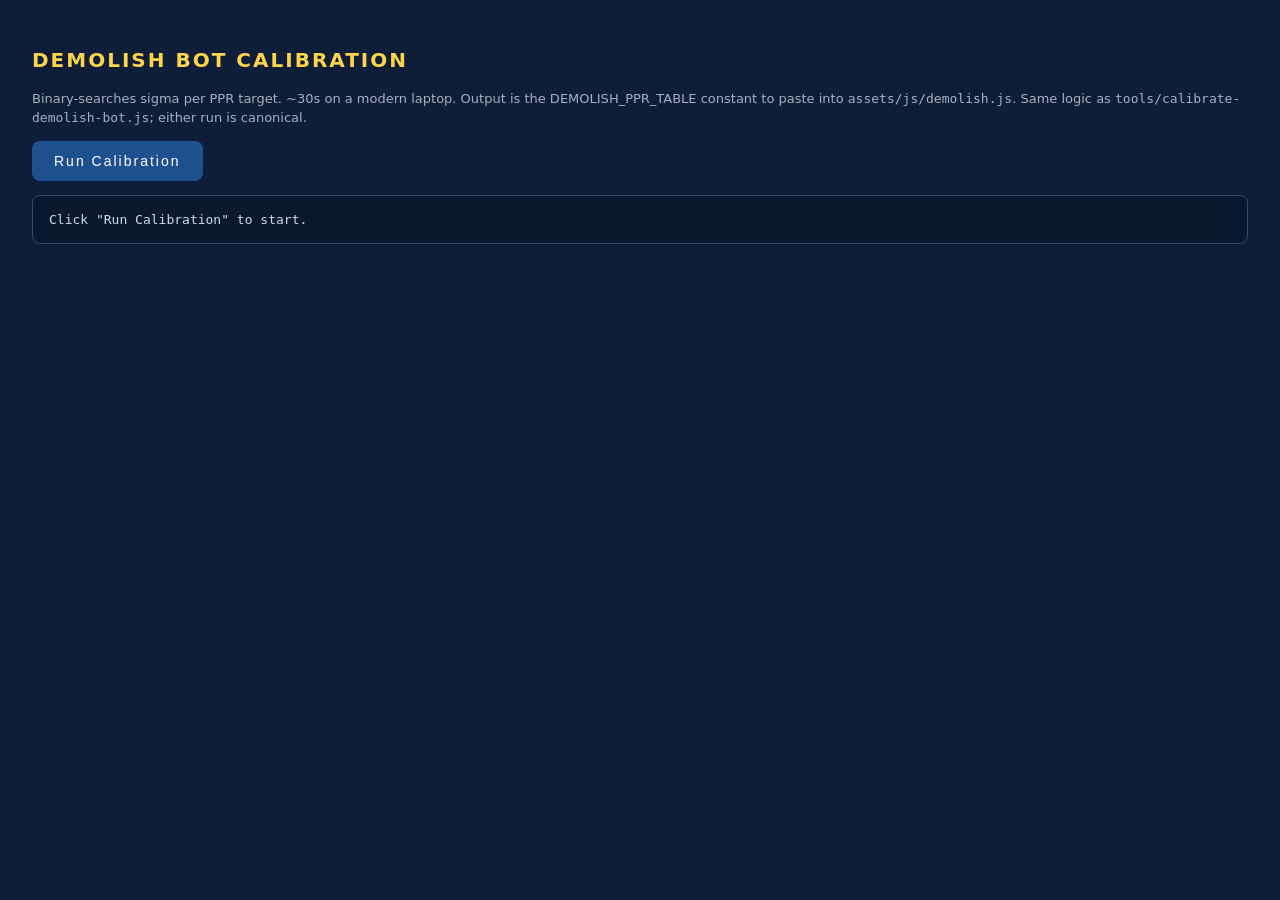
<file: tools/calibrate-demolish-bot.html>
<!DOCTYPE html>
<html lang="en">
<head>
<meta charset="UTF-8">
<title>Demolish Bot Calibration</title>
<style>
  body{font-family:system-ui,sans-serif;background:#0e1e38;color:#e6f0ff;padding:24px;line-height:1.5;}
  h1{font-size:20px;letter-spacing:2px;color:#fcd34d;}
  button{background:#1e5090;color:#fff;border:0;border-radius:8px;
    padding:12px 22px;font-size:14px;cursor:pointer;letter-spacing:2px;}
  button:hover{filter:brightness(1.15);}
  pre{background:#0a1830;border:1px solid #2c4d72;border-radius:8px;
    padding:14px 16px;margin-top:14px;white-space:pre-wrap;color:#cde;}
  .note{font-size:13px;opacity:.7;}
</style>
<script src="../assets/js/bots.js"></script>
</head>
<body>
<h1>DEMOLISH BOT CALIBRATION</h1>
<p class="note">Binary-searches sigma per PPR target. ~30s on a modern laptop.
Output is the DEMOLISH_PPR_TABLE constant to paste into <code>assets/js/demolish.js</code>.
Same logic as <code>tools/calibrate-demolish-bot.js</code>; either run is canonical.</p>
<button id="run">Run Calibration</button>
<pre id="out">Click "Run Calibration" to start.</pre>
<script>
const TARGETS = [
  { id:'cpu0', name:'Jocky Wilson',       ppr:10 },
  { id:'cpu1', name:'John Lowe',          ppr:20 },
  { id:'cpu2', name:'Eric Bristow',       ppr:30 },
  { id:'cpu3', name:'Peter Wright',       ppr:40 },
  { id:'cpu4', name:'Gary Anderson',      ppr:50 },
  { id:'cpu5', name:'Luke Littler',       ppr:60 },
  { id:'cpu6', name:'Luke Humphries',     ppr:70 },
  { id:'cpu7', name:'Michael van Gerwen', ppr:80 },
  { id:'cpu8', name:'Phil Taylor',        ppr:90 },
];

function simulatePPR(sigma, darts = 6000) {
  let total = 0;
  const sigmaR = Math.max(5, sigma * 0.6);
  for (let i = 0; i < darts; i++) {
    const seg = generateCpuThrow(20, 5.2, {
      sigmaOverride: sigma,
      sigmaROverride: sigmaR,
      aimROverride: 103.5,
    });
    if (seg && seg.number) total += seg.number * (seg.multiplier || 1);
  }
  return total / (darts / 3);
}
function findSigma(targetPPR) {
  let lo = 2, hi = 200, best = 100, bestErr = Infinity;
  for (let i = 0; i < 40; i++) {
    const mid = (lo + hi) / 2;
    const sample = Math.abs(bestErr) < 3 ? 30000 : 6000;
    const ppr = simulatePPR(mid, sample);
    const err = ppr - targetPPR;
    if (Math.abs(err) < Math.abs(bestErr)) { bestErr = err; best = mid; }
    if (Math.abs(err) <= 0.5 && sample >= 30000) return { sigma: mid, ppr };
    if (ppr > targetPPR) lo = mid; else hi = mid;
  }
  return { sigma: best, ppr: simulatePPR(best, 30000) };
}

document.getElementById('run').addEventListener('click', () => {
  const out = document.getElementById('out');
  out.textContent = 'Running...\n';
  // Defer so the page can repaint before the synchronous loop blocks it.
  setTimeout(() => {
    const results = [];
    for (const t of TARGETS) {
      const { sigma, ppr } = findSigma(t.ppr);
      results.push({ id: t.id, name: t.name, target: t.ppr, sigma, ppr });
      out.textContent += `${t.name.padEnd(22)} target ${String(t.ppr).padStart(2)} PPR  →  sigma=${sigma.toFixed(2)}mm  ppr=${ppr.toFixed(2)}\n`;
    }
    out.textContent += '\nconst DEMOLISH_PPR_TABLE = {\n';
    for (const r of results) {
      out.textContent += `  ${r.id}: { ppr: ${r.target}, sigma: ${r.sigma.toFixed(2)} }, // ${r.name} — ${r.ppr.toFixed(1)} PPR\n`;
    }
    out.textContent += '};\n';
  }, 50);
});
</script>
</body>
</html>
</file>
<file: assets/css/game.css>
/* game.css — Shared CSS for all DartBot games */

/* ── RESET ────────────────────────────────────────────────── */
*, *::before, *::after { box-sizing: border-box; margin: 0; padding: 0; }

/* ── THEME ────────────────────────────────────────────────── */
:root {
  --bg:#0e1e38;
  --bg2:#122540;
  --surface:#1a3052;
  --surface2:#1f3a62;
  --border:#2c4d72;
  --border2:#3a618e;
  --gold:#fcd34d;
  --gold-dim:#b45309;
  --text:#ffffff;
  --muted:#ffffff;
  --green:#34d399;
  --green2:#059669;
  --green3:#022c20;
  --red:#f87171;
  --red2:#991b1b;
  --amber:#fbbf24;
  --blue:#60a5fa;
  --blue2:#2563eb;
  --white:#ffffff;
  --cyan:#22d3ee;
}

body {
  background: var(--bg);
  background-image:
    radial-gradient(ellipse at 15% 10%, rgba(40,100,220,.22) 0%, transparent 50%),
    radial-gradient(ellipse at 85% 90%, rgba(20,70,180,.18) 0%, transparent 50%);
  color: var(--text);
  font-family: 'Exo 2', sans-serif;
  height: 100vh;
  overflow: hidden;
  user-select: none;
}

/* ── SCREEN SYSTEM ────────────────────────────────────────── */
.screen { display: none; width: 100vw; height: 100vh; }
.screen.active { display: flex; }

/* ── SCROLLBAR ────────────────────────────────────────────── */
::-webkit-scrollbar { width: 4px; }
::-webkit-scrollbar-thumb { background: rgba(255,255,255,.15); border-radius: 2px; }

/* ── SETUP SCREEN ─────────────────────────────────────────── */
#setup {
  flex-direction: column;
  align-items: center;
  justify-content: flex-start;
  padding: 32px 24px;
  overflow-y: auto;
  gap: 20px;
}
.setup-title {
  font-family: 'Orbitron', monospace;
  font-size: 42px; font-weight: 900;
  color: #fff;
  letter-spacing: 8px;
  flex-shrink: 0;
  padding-top: 8px;
}
.setup-title span { color: #fff; }

.setup-card {
  width: 100%; max-width: 760px;
  background: var(--surface);
  border: 2px solid var(--border2);
  border-radius: 16px;
  padding: 20px 24px;
  flex-shrink: 0;
  box-shadow: 0 12px 32px rgba(0,0,0,0.3);
}
.setup-card h3 {
  font-family: 'Orbitron', monospace;
  font-size: 16px; letter-spacing: 4px;
  color: #fff;
  text-transform: uppercase;
  margin-bottom: 16px;
}

/* ── VARIANT / RULES SELECTOR ─────────────────────────────── */
.variant-grid { display: flex; gap: 12px; flex-wrap: wrap; }
.variant-btn {
  flex: 1; min-width: 130px;
  padding: 14px 12px;
  background: var(--surface2);
  border: 2px solid var(--border);
  border-radius: 10px;
  color: var(--muted);
  font-family: 'Exo 2', sans-serif;
  font-size: 16px; font-weight: 700;
  cursor: pointer; transition: all .18s;
  text-align: center; letter-spacing: 1px;
}
.variant-btn:hover { border-color: var(--blue); color: var(--text); }
.variant-btn.sel { background: var(--blue2); border-color: var(--blue); color: var(--white); }
.variant-desc {
  margin-top: 12px; font-size: 16px; color: #fff;
  line-height: 1.6; min-height: 36px;
}

/* ── PLAYERS CARD ─────────────────────────────────────────── */
#player-list { display: flex; flex-direction: column; gap: 10px; }
.player-row {
  display: flex; align-items: center; gap: 14px;
  background: var(--surface2);
  border: 2px solid var(--border);
  border-radius: 10px;
  padding: 10px 16px;
}
.flag-wrap { width: 42px; height: 28px; flex-shrink: 0; display: flex; align-items: center; justify-content: center; }
.player-row-name { font-size: 20px; font-weight: 700; color: var(--text); flex: 1; }
.player-row-badge {
  font-size: 12px; letter-spacing: 2px; font-weight: 800;
  padding: 4px 12px; border-radius: 12px;
}
.badge-human { background: rgba(80,144,224,.15); color: #fff; border: 1px solid rgba(80,144,224,.3); }
.badge-cpu { background: rgba(200,168,75,.15); color: #fff; border: 1px solid rgba(200,168,75,.3); }
.remove-btn {
  background: none; border: none; color: var(--muted); cursor: pointer;
  font-size: 28px; width: 48px; height: 48px;
  display: flex; align-items: center; justify-content: center;
  border-radius: 6px; transition: all .15s;
}
.remove-btn:hover { color: var(--red); background: rgba(224,72,72,.1); }

.add-btns { display: flex; gap: 12px; margin-top: 12px; }
.add-btn {
  flex: 1; padding: 16px;
  background: none; border: 2px dashed var(--border2);
  border-radius: 10px; color: var(--muted);
  font-family: 'Exo 2', sans-serif; font-size: 18px; font-weight: 700;
  cursor: pointer; transition: all .2s; letter-spacing: 1px;
}
.add-btn:hover { border-color: var(--blue); color: var(--blue); }
.add-btn:disabled { opacity: .3; cursor: not-allowed; }

/* ── RECENT PLAYERS ───────────────────────────────────────── */
.recent-players { margin-top: 14px; display: flex; flex-wrap: wrap; align-items: center; gap: 10px; min-height: 0; }
.recent-label { font-size: 13px; letter-spacing: 2px; text-transform: uppercase; color: var(--muted); margin-right: 4px; }
.recent-chip {
  background: var(--surface2); border: 2px solid var(--border2);
  border-radius: 30px; padding: 12px 20px;
  color: var(--text); font-family: 'Exo 2', sans-serif;
  font-size: 16px; font-weight: 700; cursor: pointer;
  transition: all .15s; display: flex; align-items: center; gap: 6px;
}
.recent-chip:hover { border-color: var(--blue); color: var(--blue); }
.chip-stat { font-size: 14px; color: var(--muted); font-weight: 400; }

/* ── MODALS ───────────────────────────────────────────────── */
.modal-overlay {
  display: none; position: fixed; inset: 0;
  background: rgba(0,0,0,.85); backdrop-filter: blur(6px);
  z-index: 200; align-items: center; justify-content: center;
}
.modal-overlay.open { display: flex; }
.modal-input {
  width: 100%; background: var(--surface); border: 2px solid var(--border2);
  color: var(--text); font-family: 'Exo 2', sans-serif; font-size: 18px; font-weight: 700;
  padding: 14px; border-radius: 10px; outline: none; margin-bottom: 16px;
}
.modal-input:focus { border-color: var(--blue); }
.cpu-modal-box {
  background: var(--bg2);
  border: 2px solid var(--border2);
  border-radius: 18px; padding: 28px;
  width: min(680px, 96vw); max-height: 85vh; overflow-y: auto;
}
.cpu-modal-box h2 {
  font-family: 'Orbitron', monospace; font-size: 16px;
  letter-spacing: 4px; color: #fff; margin-bottom: 20px;
}
.cpu-grid {
  display: grid;
  grid-template-columns: repeat(auto-fill, minmax(160px, 1fr));
  gap: 14px;
}
.cpu-pick-card {
  background: var(--surface); border: 2px solid var(--border2);
  border-radius: 12px; padding: 18px 14px;
  cursor: pointer; transition: all .18s;
  text-align: center; display: flex; flex-direction: column; align-items: center; gap: 10px;
}
.cpu-pick-card:hover { border-color: var(--gold); transform: translateY(-3px); box-shadow: 0 8px 24px rgba(200,168,75,.2); }
.cpu-pick-name { font-size: 16px; font-weight: 800; color: var(--text); }
.cpu-pick-mpr { font-size: 14px; color: #fff; font-weight: 700; }
.cpu-mpr-bar { width: 90%; height: 6px; background: var(--surface2); border-radius: 3px; overflow: hidden; }
.cpu-mpr-fill { height: 100%; background: linear-gradient(90deg, var(--blue2), var(--blue)); border-radius: 3px; }
.cpu-modal-cancel {
  margin-top: 20px; width: 100%; padding: 12px;
  background: none; border: 2px solid var(--border2);
  border-radius: 10px; color: var(--muted);
  font-family: 'Exo 2', sans-serif; font-size: 15px; font-weight: 700;
  cursor: pointer; transition: all .2s;
}
.cpu-modal-cancel:hover { border-color: var(--red); color: var(--red); }

/* ── START BUTTON ─────────────────────────────────────────── */
.start-btn {
  width: 100%; max-width: 760px;
  padding: 20px;
  background: linear-gradient(135deg, #1e5090, #0f2e60);
  border: 2px solid #93c5fd;
  border-radius: 14px;
  color: var(--white);
  font-family: 'Orbitron', monospace;
  font-size: 22px; letter-spacing: 6px; font-weight: 700;
  cursor: pointer;
  box-shadow: 0 6px 0 #09152a, 0 0 28px rgba(96,165,250,.5), 0 12px 32px rgba(96,165,250,.3);
  transition: all .2s; flex-shrink: 0;
}
.start-btn:hover { transform: translateY(-3px); box-shadow: 0 9px 0 #09152a, 0 0 42px rgba(96,165,250,.65), 0 16px 42px rgba(96,165,250,.4); }
.start-btn:disabled { opacity: .28; cursor: not-allowed; transform: none; box-shadow: none; border-color: var(--border2); }

/* ── SETTINGS CARD ────────────────────────────────────────── */
.settings-grid {
  display: flex; flex-direction: row;
  justify-content: space-between;
  gap: 10px;
}
.setting-row {
  display: flex; align-items: center; gap: 10px;
  cursor: pointer; font-size: 14px; color: var(--muted);
  padding: 2px 0;
}
.setting-row input[type="checkbox"] {
  width: 16px; height: 16px; accent-color: var(--blue);
  cursor: pointer; flex-shrink: 0;
}
.setting-actions {
  display: flex; justify-content: center; gap: 32px;
  margin-top: 10px; padding-top: 10px;
  border-top: 1px solid var(--border);
}
.setting-action-btn {
  background: none; border: none;
  color: var(--muted); opacity: .5;
  font-family: 'Exo 2', sans-serif; font-size: 13px; letter-spacing: 1px;
  cursor: pointer; padding: 4px 0;
  transition: opacity .15s, color .15s;
}
.setting-action-btn:hover { opacity: 1; color: var(--blue); }

/* ── STATS MODAL ──────────────────────────────────────────── */
.stats-modal-box {
  background: var(--surface);
  border: 2px solid var(--border2);
  border-radius: 18px;
  padding: 28px 24px 20px;
  width: min(680px, 96vw);
  max-height: 85vh;
  overflow-y: auto;
  display: flex;
  flex-direction: column;
  gap: 16px;
}
.stats-modal-box h2 {
  font-family: 'Orbitron', monospace;
  color: var(--blue);
  letter-spacing: 4px;
  font-size: 18px;
  text-align: center;
}
.stats-table { width: 100%; border-collapse: collapse; font-size: 14px; }
.stats-table th {
  font-family: 'Orbitron', monospace;
  font-size: 11px; letter-spacing: 2px;
  color: var(--muted); opacity: .7;
  padding: 8px 10px;
  border-bottom: 1px solid var(--border);
  text-align: left;
}
.stats-table td {
  padding: 10px 10px;
  border-bottom: 1px solid rgba(44,77,114,.4);
  color: var(--text);
  vertical-align: middle;
}
.stats-table tbody tr:hover td { background: rgba(96,165,250,.05); }
.stats-rank { color: var(--muted); opacity: .5; font-size: 12px; width: 24px; }
.stats-name { font-weight: 600; display: flex; align-items: center; gap: 8px; }
.stats-mpr { font-family: 'Share Tech Mono', monospace; color: var(--gold); font-size: 15px; font-weight: 700; }
.stats-empty { color: var(--muted); opacity: .6; text-align: center; padding: 32px 0; font-size: 14px; }

/* ── WS STATUS ────────────────────────────────────────────── */
.ws-row { display: flex; align-items: center; gap: 10px; }
.ws-dot { width: 12px; height: 12px; border-radius: 50%; background: #222; transition: background .3s; flex-shrink: 0; }
.ws-dot.on { background: var(--cyan); box-shadow: 0 0 12px var(--cyan); }
.ws-label { font-size: 14px; color: var(--muted); }

/* ── WINNER SCREEN ────────────────────────────────────────── */
#winner { flex-direction: column; align-items: center; justify-content: center; gap: 24px; }
.winner-layout {
  display: flex; flex-direction: column; align-items: center;
  gap: 16px; max-width: 760px; width: 92%; padding: 24px;
  overflow-y: auto; max-height: 100vh;
}
.win-card {
  background: var(--surface); border: 2px solid var(--gold);
  border-radius: 24px; padding: 56px 64px; text-align: center;
  animation: winPop .5s cubic-bezier(.34,1.56,.64,1);
  box-shadow: 0 0 80px rgba(200,168,75,.25);
}
@keyframes winPop { from { transform: scale(.6); opacity: 0; } to { transform: scale(1); opacity: 1; } }
.win-trophy { font-size: 72px; margin-bottom: 16px; }
.win-label { font-family: 'Orbitron', monospace; font-size: 16px; letter-spacing: 6px; color: #fff; margin-bottom: 12px; }
.win-name { font-family: 'Orbitron', monospace; font-size: 48px; font-weight: 900; color: #fff; }
.win-score { font-family: 'Share Tech Mono', monospace; font-size: 18px; color: #fff; margin-top: 12px; }
#win-others { display: flex; flex-wrap: wrap; gap: 14px; justify-content: center; width: 100%; }
.win-other-card {
  background: var(--surface); border: 2px solid var(--border2);
  border-radius: 14px; padding: 16px 20px; text-align: center;
  flex: 1; min-width: 140px;
}
.win-other-name { font-size: 18px; font-weight: 700; color: var(--text); }
.win-other-score { font-size: 16px; color: #fff; margin-top: 6px; }
.win-buttons { display: flex; gap: 14px; flex-wrap: wrap; justify-content: center; width: 100%; }
.win-btn {
  flex: 1; min-width: 160px;
  padding: 16px 20px;
  background: var(--surface); border: 2px solid var(--border2);
  border-radius: 12px; color: var(--text);
  font-family: 'Orbitron', monospace; font-size: 14px; letter-spacing: 3px;
  cursor: pointer; transition: all .2s;
}
.win-btn:hover { border-color: var(--blue); color: var(--blue); }
.win-btn-primary { background: linear-gradient(135deg, #1e5090, #0f2e60); border-color: var(--blue); color: var(--white); }
.win-btn-primary:hover { transform: translateY(-3px); box-shadow: 0 8px 24px rgba(96,165,250,.35); }
.win-btn-danger:hover { border-color: var(--red); color: var(--red); }
.cpu-modal-cancel:hover { border-color: var(--red); color: var(--red); }

/* ── ANNOUNCE OVERLAY ─────────────────────────────────────── */
#announce {
  position: fixed; top: 50%; left: 50%;
  transform: translate(-50%, -50%);
  z-index: 300; pointer-events: none;
  font-family: 'Orbitron', monospace; font-weight: 900;
  font-size: 80px; line-height: 1;
  text-align: center;
  opacity: 0; transition: opacity .2s;
  text-shadow: 0 0 60px currentColor;
}
#announce.show { opacity: 1; }

/* ── CONFETTI ─────────────────────────────────────────────── */
#confetti { position: fixed; inset: 0; pointer-events: none; z-index: 50; }
.cf { position: absolute; top: -20px; animation: cfall linear infinite; }
@keyframes cfall {
  0%   { transform: translateY(0)     rotate(0deg);   opacity: 1; }
  100% { transform: translateY(110vh) rotate(720deg); opacity: 0; }
}

/* ── BROADCAST EVENT OVERLAY ──────────────────────────────── */
#broadcast-event {
  position: fixed; left: 50%; top: 50%;
  transform: translate(-50%, -50%) scale(.82);
  z-index: 320; pointer-events: none;
  width: min(940px, 88vw); min-height: 220px;
  display: flex; flex-direction: column; align-items: center; justify-content: center;
  padding: 28px 42px; opacity: 0; color: #fff; text-align: center;
  font-family: 'Orbitron', monospace;
  border-top: 4px solid transparent; border-bottom: 4px solid transparent;
  background: linear-gradient(90deg, transparent, rgba(10,24,45,.92) 16%, rgba(10,24,45,.97) 84%, transparent);
  text-shadow: 0 0 34px currentColor;
  transition: opacity .15s ease, transform .28s cubic-bezier(.175,.885,.32,1.275);
}
#broadcast-event.show { opacity: 1; transform: translate(-50%, -50%) scale(1); }
#broadcast-event.score { color: var(--gold); border-color: rgba(252,211,77,.8); }
#broadcast-event.open, #broadcast-event.close { color: var(--green); border-color: rgba(52,211,153,.85); }
#broadcast-event.dead, #broadcast-event.miss { color: var(--red); border-color: rgba(248,113,113,.72); }
.be-kicker { font-size: 18px; font-weight: 700; letter-spacing: 7px; text-transform: uppercase; margin-bottom: 12px; opacity: .92; }
.be-main { font-size: clamp(64px,9vw,140px); font-weight: 900; line-height: .95; letter-spacing: 2px; max-width: 100%; overflow-wrap: anywhere; }
.be-sub { margin-top: 16px; font-family: 'Exo 2', sans-serif; font-size: clamp(24px,3vw,44px); font-weight: 900; letter-spacing: 1px; color: #fff; text-shadow: 0 0 24px rgba(255,255,255,.55); }
</file>
<file: assets/css/aroundtheclock.css>
/* aroundtheclock.css — game-screen styles */
/* Setup, modals, winner screen, shared UI: see game.css */

#game { flex-direction: row; height: 100vh; overflow: hidden; }

/* ── BOARD ────────────────────────────────────────────────── */
#atc-board {
  flex: 1;
  display: flex; flex-direction: column;
  padding: 16px;
  overflow: hidden;
  min-width: 0;
}

.atc-tiles {
  display: grid;
  gap: 14px;
  flex: 1;
  min-height: 0;
}
.atc-tiles.players-1 { grid-template-columns: 1fr; }
.atc-tiles.players-2 { grid-template-columns: 1fr 1fr; }
.atc-tiles.players-3 { grid-template-columns: 1fr 1fr 1fr; }
.atc-tiles.players-4 { grid-template-columns: 1fr 1fr; grid-template-rows: 1fr 1fr; }

.atc-tile {
  background: var(--surface);
  border: 2px solid var(--border);
  border-radius: 16px;
  padding: 18px 20px;
  display: flex; flex-direction: column;
  gap: 12px;
  position: relative;
  transition: all .25s;
  overflow: hidden;
  min-height: 0;
}
.atc-tile.active {
  border-color: var(--blue);
  background: rgba(96,165,250,.06);
  box-shadow: 0 0 32px rgba(96,165,250,.18);
}
.atc-tile.winner {
  border-color: var(--gold);
  background: rgba(252,211,77,.08);
  box-shadow: 0 0 36px rgba(252,211,77,.25);
}

.atc-tile-header {
  display: flex; align-items: center; gap: 10px;
  flex-shrink: 0;
}
.atc-tile-flag { width: 36px; height: 24px; flex-shrink: 0; display: flex; align-items: center; justify-content: center; }
.atc-tile-name-block {
  flex: 1; min-width: 0;
  display: flex; flex-direction: column; gap: 1px;
}
.atc-tile-name {
  font-family: 'Orbitron', monospace;
  font-size: clamp(18px, 2.6vw, 34px); font-weight: 800;
  color: #fff;
  letter-spacing: 1px;
  white-space: nowrap; overflow: hidden; text-overflow: ellipsis;
}
.atc-tile-subscore {
  font-family: 'Orbitron', monospace;
  font-size: clamp(15px, 2.1vw, 28px); font-weight: 700;
  color: var(--muted);
  letter-spacing: 1px;
  white-space: nowrap; overflow: hidden; text-overflow: ellipsis;
}
.atc-tile.active .atc-tile-subscore { color: var(--green); }
.atc-tile.winner .atc-tile-subscore { color: var(--gold); }
.atc-tile-stats {
  font-family: 'Share Tech Mono', monospace;
  font-size: 12px; color: var(--muted);
  letter-spacing: 1px;
  flex-shrink: 0;
}

.atc-target-display {
  display: flex; flex-direction: column;
  align-items: center; justify-content: center;
  flex: 1; min-height: 0;
  text-align: center;
  gap: 4px;
}
.atc-target-label {
  font-size: 11px; letter-spacing: 4px;
  color: var(--muted);
  text-transform: uppercase;
}
.atc-target-num {
  font-family: 'Orbitron', monospace;
  font-size: clamp(48px, 9vw, 120px);
  font-weight: 900;
  line-height: .95;
  color: #fff;
  transition: color .25s, text-shadow .25s;
}
.atc-tile.active .atc-target-num {
  color: var(--blue);
  text-shadow: 0 0 40px rgba(96,165,250,.6);
}
.atc-tile.winner .atc-target-num {
  color: var(--gold);
}
.atc-target-num.bull-target {
  color: var(--gold);
  text-shadow: 0 0 40px rgba(252,211,77,.6);
}
.atc-target-num.advanced {
  animation: targetPop .45s cubic-bezier(.34,1.56,.64,1);
}
@keyframes targetPop {
  0%   { transform: scale(.5);  opacity: 0; }
  60%  { transform: scale(1.15); opacity: 1; }
  100% { transform: scale(1);   opacity: 1; }
}

/* ── SCORE ATTACK score display (replaces target in tile) ─── */
.atc-score-num {
  font-family: 'Orbitron', monospace;
  font-size: clamp(52px, 10vw, 130px);
  font-weight: 900;
  line-height: .95;
  color: #fff;
  transition: color .25s;
}
.atc-tile.active .atc-score-num {
  color: var(--green);
  text-shadow: 0 0 40px rgba(52,211,153,.6);
}
.atc-score-num.advanced {
  animation: targetPop .45s cubic-bezier(.34,1.56,.64,1);
}

/* ── PROGRESS STRIP ──────────────────────────────────────── */
.atc-progress {
  display: grid;
  grid-template-columns: repeat(21, 1fr);
  gap: 3px;
  flex-shrink: 0;
}
.atc-progress-cell {
  aspect-ratio: 1;
  background: var(--surface2);
  border: 1px solid var(--border);
  border-radius: 3px;
  display: flex; align-items: center; justify-content: center;
  font-family: 'Share Tech Mono', monospace;
  font-size: clamp(8px, .9vw, 11px);
  color: var(--muted);
  opacity: .5;
  transition: all .2s;
}
.atc-progress-cell.cleared {
  background: rgba(52,211,153,.18);
  border-color: rgba(52,211,153,.6);
  color: var(--green);
  opacity: 1;
}
.atc-progress-cell.current {
  background: rgba(96,165,250,.24);
  border-color: var(--blue);
  color: #fff;
  opacity: 1;
  box-shadow: 0 0 12px rgba(96,165,250,.45);
}
.atc-progress-cell.bull { color: var(--gold); }
.atc-progress-cell.bull.cleared {
  background: rgba(252,211,77,.5);
  border-color: var(--gold);
  color: #fff;
}
.atc-progress-cell.bull.current {
  background: rgba(252,211,77,.4);
  border-color: var(--gold);
  color: #fff;
  box-shadow: 0 0 14px rgba(252,211,77,.6);
}

.atc-tile-footer {
  display: flex; justify-content: space-between;
  font-size: 12px;
  color: var(--muted);
  font-family: 'Share Tech Mono', monospace;
  letter-spacing: 1px;
  flex-shrink: 0;
}
.atc-tile-footer .progress-text { color: var(--blue); font-weight: 700; }

.atc-trophy {
  position: absolute;
  top: 12px; right: 12px;
  font-size: 32px;
  filter: drop-shadow(0 0 12px rgba(252,211,77,.7));
  animation: trophyPop .55s cubic-bezier(.34,1.56,.64,1);
}
@keyframes trophyPop {
  0%   { transform: scale(0)   rotate(-30deg); opacity: 0; }
  100% { transform: scale(1)   rotate(0deg);   opacity: 1; }
}

/* ── SIDE PANEL ───────────────────────────────────────────── */
#side-panel {
  width: 260px; flex-shrink: 0;
  background: var(--surface);
  border-left: 2px solid var(--border2);
  display: flex; flex-direction: column;
  padding: 16px; gap: 14px; overflow: hidden;
}
.panel-label {
  font-family: 'Orbitron', monospace;
  font-size: 13px; letter-spacing: 4px; color: var(--muted);
  text-transform: uppercase; margin-bottom: 6px;
}

.dart-slots { display: flex; gap: 8px; flex-direction: column; }
.dart-slot {
  flex: 1; background: var(--surface2);
  border: 2px solid var(--border);
  border-radius: 10px; padding: 10px 6px;
  text-align: center;
  font-family: 'Share Tech Mono', monospace;
  font-size: 16px; color: var(--muted);
  min-height: 50px; display: flex;
  align-items: center; justify-content: space-between;
  transition: all .25s;
}
.dart-slot.hit    { border-color: var(--blue);  color: #fff; background: rgba(96,165,250,.08); }
.dart-slot.scored { border-color: var(--green); color: #fff; background: rgba(52,211,153,.14); }
.dart-slot.miss   { border-color: var(--red2);  color: #fff; }
.dart-slot-label  { font-size: 13px; color: var(--muted); letter-spacing: 2px; }
.dart-slot-val    { font-size: 20px; font-weight: 700; line-height: 1.1; width: 60%; text-align: right; }

.turn-info {
  background: var(--surface2); border: 2px solid var(--border);
  border-radius: 10px; padding: 12px; text-align: center;
}
.turn-player { font-size: 22px; font-weight: 800; color: var(--white); white-space: nowrap; overflow: hidden; text-overflow: ellipsis; }
.turn-player.cpu-turn { color: #fff; }
.turn-sub { font-size: 13px; color: var(--muted); margin-top: 4px; }

.target-box {
  background: rgba(14,35,80,.5);
  border: 2px solid var(--blue2);
  border-radius: 10px; padding: 12px;
  text-align: center;
}
.target-label { font-size: 11px; letter-spacing: 3px; color: var(--muted); }
.target-val {
  font-family: 'Orbitron', monospace;
  font-size: 38px; font-weight: 900;
  color: #fff; margin-top: 4px;
}
.target-val.bull { color: var(--gold); }

.round-box {
  background: var(--surface2); border: 2px solid var(--border);
  border-radius: 10px; padding: 10px; text-align: center;
}
.round-num { font-family: 'Orbitron', monospace; font-size: 36px; font-weight: 900; color: var(--white); }
.round-sub { font-size: 11px; color: var(--muted); letter-spacing: 3px; }

.variant-badge {
  text-align: center;
  font-family: 'Orbitron', monospace; font-size: 11px;
  letter-spacing: 3px; color: var(--muted);
  padding: 7px;
  border: 2px solid var(--border); border-radius: 8px;
}

/* ── LEG BADGE ───────────────────────────────────────────── */
.leg-badge {
  text-align: center;
  font-family: 'Orbitron', monospace; font-size: 12px;
  letter-spacing: 3px; color: var(--gold);
  padding: 6px 10px;
  border: 2px solid rgba(252,211,77,.4);
  border-radius: 8px;
  background: rgba(252,211,77,.07);
}

/* ── KEYPAD ──────────────────────────────────────────────── */
.keypad-wrap {
  display: flex; flex-direction: column; gap: 5px;
  background: var(--surface2); border: 2px solid var(--border);
  border-radius: 10px; padding: 7px;
}
.keypad-row { display: flex; gap: 5px; }
.kp-btn {
  flex: 1; padding: 6px 0; background: var(--surface);
  border: 2px solid var(--border2); border-radius: 6px;
  color: var(--text); font-family: 'Exo 2', sans-serif;
  font-size: 12px; font-weight: 700; cursor: pointer; transition: all .15s;
}
.kp-btn:hover  { border-color: var(--blue); color: var(--blue); }
.kp-miss       { color: var(--muted); }
.kp-miss:hover { border-color: var(--red); color: var(--red); }
.kp-mod.active { background: var(--blue2); border-color: var(--blue); color: var(--white); }
.kp-undo       { border-color: var(--amber); color: #fff; }
.kp-undo:hover { background: rgba(251,191,36,.1); border-color: var(--amber); }

.end-btn {
  padding: 11px; background: none;
  border: 2px solid var(--border2); border-radius: 10px;
  color: var(--muted); font-family: 'Exo 2', sans-serif;
  font-size: 13px; font-weight: 700; cursor: pointer;
  transition: all .2s; letter-spacing: 1px;
}
.end-btn:hover { border-color: var(--red); color: var(--red); }

.game-ws { display: flex; align-items: center; gap: 8px; margin-top: auto; }

/* ── SESSION SCORE (winner screen) ───────────────────────── */
#win-session {
  width: 100%;
  text-align: center;
  padding: 10px 0 2px;
}
.session-score {
  font-family: 'Orbitron', monospace;
  font-size: clamp(16px, 3vw, 22px);
  font-weight: 700;
  color: var(--gold);
  letter-spacing: 2px;
  text-shadow: 0 0 18px rgba(252,211,77,.4);
}
.session-score strong {
  font-size: 1.25em;
}
</file>
<file: assets/css/bullseye.css>
:root {
  --bg: #090c10;
  --stage: #111821;
  --panel: #172433;
  --panel-2: #203449;
  --ink: #f8fbff;
  --muted: rgba(248, 251, 255, .68);
  --line: rgba(255, 255, 255, .16);
  --gold: #f8cf3a;
  --gold-deep: #a76313;
  --red: #e22c39;
  --green: #27b66f;
  --blue: #4a89c7;
  --black: #0b0b0c;
}

* { box-sizing: border-box; }

body {
  min-height: 100vh;
  overflow: hidden;
  color: var(--ink);
  font-family: 'Exo 2', sans-serif;
  background:
    linear-gradient(90deg, rgba(226, 44, 57, .18), transparent 24%, transparent 76%, rgba(248, 207, 58, .13)),
    linear-gradient(180deg, #151b22 0%, var(--bg) 44%, #120a0d 100%);
}

button,
input { font: inherit; }

button { cursor: pointer; }

.screen { min-height: 100vh; }

.setup-shell {
  height: 100vh;
  min-height: 0;
  display: grid;
  grid-template-rows: minmax(0, 1fr) auto;
  place-items: center;
  gap: 26px;
  padding: 48px 64px;
  overflow: hidden;
}

.bully-logo {
  width: min(1520px, calc(100vw - 128px));
  height: min(620px, 58vh);
  min-height: 360px;
  display: grid;
  place-items: center;
  align-content: center;
  text-align: center;
  border: 1px solid rgba(248, 207, 58, .28);
  border-radius: 8px;
  background:
    radial-gradient(circle at center, rgba(248, 207, 58, .16), rgba(17, 24, 33, .92) 34%, rgba(9, 12, 16, .96) 68%),
    repeating-linear-gradient(90deg, rgba(255,255,255,.04) 0 1px, transparent 1px 42px);
  box-shadow: inset 0 0 0 10px rgba(226, 44, 57, .09), 0 28px 90px rgba(0, 0, 0, .48);
}

.logo-small,
.logo-sub,
.field-label,
.side-title,
.manual-header,
.tile-label,
.question-category,
.final-kicker {
  color: var(--gold);
  font-family: 'Orbitron', monospace;
  font-size: 12px;
  letter-spacing: 2px;
  text-transform: uppercase;
}

.logo-small { color: var(--muted); }

.logo-main {
  color: var(--gold);
  font-family: 'Orbitron', monospace;
  font-size: clamp(86px, 8.8vw, 158px);
  font-weight: 900;
  letter-spacing: 4px;
  line-height: .9;
  text-shadow: 0 7px 0 #7b241d, 0 16px 42px rgba(0, 0, 0, .72);
}

.logo-sub {
  color: var(--ink);
  margin-top: 14px;
  font-size: clamp(13px, 1.4vw, 19px);
}

.setup-panel {
  width: min(760px, calc(100vw - 128px));
  display: grid;
  grid-template-columns: 1fr auto;
  gap: 12px;
  padding: 22px;
  border: 1px solid var(--line);
  border-radius: 8px;
  background: rgba(23, 36, 51, .92);
  box-shadow: 0 22px 70px rgba(0, 0, 0, .38);
}

.setup-panel .field-label {
  grid-column: 1;
}

.team-input {
  width: 100%;
  grid-column: 1;
  min-height: 58px;
  padding: 14px 18px;
  border: 1px solid rgba(248, 207, 58, .38);
  border-radius: 6px;
  outline: none;
  background: #0c131b;
  color: var(--ink);
  font-size: 22px;
  font-weight: 800;
}

.setup-actions,
.final-actions {
  display: flex;
  gap: 12px;
  align-items: center;
  flex-wrap: wrap;
}

.setup-actions {
  align-items: stretch;
  flex-direction: column;
}

.setup-actions .primary-btn {
  min-width: 190px;
  min-height: 58px;
}

.setup-actions .secondary-link {
  display: grid;
  place-items: center;
  padding: 0 8px;
}

.question-credit {
  margin: 10px 0 0;
  color: rgba(232, 237, 245, .58);
  font-size: 9px;
}

.primary-btn,
.secondary-btn,
.danger-btn,
.mod-btn,
.answer-btn,
.choice-btn {
  min-height: 46px;
  border: 1px solid var(--line);
  border-radius: 6px;
  padding: 11px 16px;
  background: linear-gradient(180deg, #263d55, #182737);
  color: var(--ink);
  font-weight: 900;
  letter-spacing: .8px;
  text-transform: uppercase;
  box-shadow: inset 0 1px 0 rgba(255, 255, 255, .08);
  transition: transform .12s, border-color .12s, background .12s;
}

.primary-btn {
  border-color: var(--gold);
  background: linear-gradient(180deg, #ffe46a, var(--gold));
  color: #181105;
}

.danger-btn {
  color: #ffc2c6;
  border-color: rgba(226, 44, 57, .52);
}

.secondary-link {
  color: var(--muted);
  font-weight: 900;
  letter-spacing: 1px;
  text-decoration: none;
  text-transform: uppercase;
}

.primary-btn:hover,
.secondary-btn:hover,
.danger-btn:hover,
.mod-btn:hover,
.answer-btn:hover,
.choice-btn:hover {
  transform: translateY(-1px);
  border-color: var(--gold);
}

#game {
  display: none;
  height: 100vh;
  min-height: 0;
  grid-template-columns: minmax(0, 1fr) 300px;
  gap: 14px;
  padding: 12px;
}

#game.active { display: grid; }

.right-sidebar,
.stage {
  min-height: 0;
  height: 100%;
}

.right-sidebar {
  display: flex;
  flex-direction: column;
  gap: 8px;
  overflow: hidden;
}

.stage {
  min-width: 0;
  display: grid;
  grid-template-rows: 86px minmax(0, 1fr);
  gap: 10px;
}

.topline,
.score-tile,
.target-card,
.turn-card,
.inventory-block,
.round-list,
.manual-panel {
  border: 1px solid var(--line);
  border-radius: 8px;
  background: linear-gradient(180deg, rgba(32, 52, 73, .93), rgba(17, 27, 38, .93));
  box-shadow: 0 18px 48px rgba(0, 0, 0, .28), inset 0 1px 0 rgba(255, 255, 255, .06);
}

.topline {
  min-height: 86px;
  display: flex;
  align-items: center;
  justify-content: space-between;
  gap: 16px;
  padding: 14px 18px;
}

.team-name {
  color: var(--gold);
  font-family: 'Orbitron', monospace;
  font-size: clamp(34px, 2.35vw, 48px);
  font-weight: 900;
  letter-spacing: 2px;
  line-height: 1;
}

.round-title {
  margin-top: 9px;
  color: var(--ink);
  font-size: 18px;
  font-weight: 900;
  letter-spacing: 2px;
  text-transform: uppercase;
}

.ws-pill {
  display: flex;
  align-items: center;
  gap: 8px;
  padding: 10px 14px;
  border: 1px solid rgba(255, 255, 255, .12);
  border-radius: 999px;
  color: var(--muted);
  font-size: 14px;
  white-space: nowrap;
  background: rgba(0, 0, 0, .2);
}

.score-tile,
.target-card,
.turn-card,
.inventory-block,
.round-list,
.manual-panel { padding: 10px; }

.bank-total {
  margin-top: 4px;
  color: var(--gold);
  font-family: 'Share Tech Mono', monospace;
  font-size: 46px;
  line-height: .95;
  text-shadow: 0 4px 0 rgba(0, 0, 0, .46);
}

.inventory-list {
  display: grid;
  gap: 6px;
  margin-top: 8px;
  max-height: 106px;
  overflow: auto;
}

.inventory-item {
  display: grid;
  grid-template-columns: 30px 1fr auto;
  align-items: center;
  gap: 8px;
  padding: 7px;
  border: 1px solid rgba(248, 207, 58, .18);
  border-radius: 6px;
  background: rgba(0, 0, 0, .24);
  font-size: 13px;
}

.inventory-item span:first-child {
  display: grid;
  place-items: center;
  width: 26px;
  height: 26px;
  border-radius: 50%;
  background: var(--gold);
  color: #171107;
  font-weight: 900;
}

.inventory-empty {
  color: var(--muted);
  font-size: 14px;
  line-height: 1.45;
}

.round-list { display: grid; gap: 5px; }

.round-chip {
  display: grid;
  grid-template-columns: 1fr auto;
  gap: 10px;
  align-items: center;
  padding: 7px 8px;
  border-radius: 6px;
  background: rgba(0, 0, 0, .18);
  color: var(--muted);
  font-size: 12px;
}

.round-chip.active {
  color: var(--ink);
  background: rgba(248, 207, 58, .13);
  box-shadow: inset 4px 0 0 var(--gold);
}

.board-wrap {
  position: relative;
  min-height: 0;
  display: grid;
  place-items: center;
  overflow: hidden;
  border: 1px solid rgba(248, 207, 58, .2);
  border-radius: 8px;
  background:
    radial-gradient(circle at center, rgba(248, 207, 58, .13), transparent 31%),
    repeating-linear-gradient(0deg, rgba(255,255,255,.035) 0 1px, transparent 1px 46px),
    #0e151d;
}

.board-wrap::before {
  content: "";
  position: absolute;
  inset: 18px;
  border: 1px solid rgba(255, 255, 255, .07);
  border-radius: 8px;
  pointer-events: none;
}

.standard-board-image {
  display: none;
  position: absolute;
  z-index: 1;
  width: min(82vh, 96%);
  max-width: 900px;
  aspect-ratio: 1;
  object-fit: contain;
  filter: drop-shadow(0 30px 48px rgba(0, 0, 0, .62));
  pointer-events: none;
}

.board-wrap.standard-board-active .standard-board-image {
  display: block;
}

.bullseye-board {
  width: min(82vh, 96%);
  max-width: 900px;
  aspect-ratio: 1;
  filter: drop-shadow(0 30px 48px rgba(0, 0, 0, .62));
  position: relative;
  z-index: 2;
}

.bullseye-board.standard-board-overlay {
  filter: none;
}

.board-segment {
  stroke: rgba(215, 217, 206, .48);
  stroke-width: .86;
  transition: opacity .2s, filter .2s;
}

.board-category-band { fill: #25252b; }
.board-30 { fill: #bdc9a3; }
.board-50 { fill: #c74455; }
.board-100 { fill: #202026; }
.dim-category { opacity: .28; }
.used-category {
  opacity: .18;
  filter: grayscale(.8);
}
.selected-category {
  filter: drop-shadow(0 0 5px rgba(248, 207, 58, .7));
  stroke: rgba(248, 207, 58, .72);
  stroke-width: 2;
}
.board-bull-outer { fill: #202026; stroke: rgba(255,255,255,.55); stroke-width: 1.4; }
.board-bull-inner { fill: #df4654; stroke: rgba(255,255,255,.55); stroke-width: 1.2; }
.dart-board-shadow {
  fill: #080a0b;
  stroke: rgba(255, 255, 255, .16);
  stroke-width: 2;
}

.dart-number-band { fill: #0c0e11; }
.dart-bed-light { fill: #e0d2b5; }
.dart-bed-dark { fill: #17191d; }
.dart-ring-red { fill: #c92b35; }
.dart-ring-green { fill: #1c8a56; }
.dart-wire-ring {
  fill: none;
  stroke: rgba(230, 232, 221, .58);
  stroke-width: .9;
}
.standard-board-hit-area {
  fill: transparent;
  stroke: none;
}

.dart-marker {
  pointer-events: none;
  filter: drop-shadow(0 6px 6px rgba(0, 0, 0, .65));
}

.dart-shadow {
  stroke: rgba(0, 0, 0, .5);
  stroke-width: 6;
  stroke-linecap: round;
}

.dart-shaft {
  stroke: #f0f3f7;
  stroke-width: 3.4;
  stroke-linecap: round;
}

.dart-flight {
  fill: #f8cf3a;
  stroke: #111820;
  stroke-width: 1.5;
}

.dart-pin {
  fill: #ff4b58;
  stroke: #fff;
  stroke-width: 1.6;
}

.dart-count {
  fill: #fff;
  font-size: 14px;
  font-weight: 900;
  text-anchor: middle;
  dominant-baseline: middle;
  paint-order: stroke;
  stroke: #05080b;
  stroke-width: 3px;
}

.dart-marker.miss {
  opacity: .72;
}

.dart-marker.miss .dart-pin {
  fill: var(--red);
}
.prize-red { fill: #df3036; }
.prize-black { fill: #25252b; }
.prize-inner-slice { fill: #111; opacity: .86; }
.prize-hub { fill: #df6a77; stroke: rgba(255,255,255,.45); stroke-width: 2; }

.board-segment.inactive {
  opacity: .24;
  filter: grayscale(.65);
}

.board-label {
  fill: var(--ink);
  font-family: 'Orbitron', monospace;
  font-size: 13px;
  font-weight: 800;
  letter-spacing: .4px;
  text-anchor: middle;
  dominant-baseline: middle;
  pointer-events: none;
  paint-order: stroke;
  stroke: rgba(0, 0, 0, .72);
  stroke-width: 2px;
}

.category-label {
  font-size: 12px;
  letter-spacing: 1px;
  fill: #e8edf5;
  stroke-width: 1.5px;
}

.value-label {
  font-size: 8px;
  fill: rgba(20, 24, 30, .74);
  stroke: none;
  font-family: 'Share Tech Mono', monospace;
}

.bull-value {
  font-size: 9px;
  fill: #fff;
  stroke: none;
  font-family: 'Share Tech Mono', monospace;
}

.prize-label {
  font-size: 28px;
  fill: #fff;
  stroke-width: 2.5px;
}

.number-label {
  font-size: 13px;
}

.dart-number {
  font-size: 15px;
  fill: #f6f7fb;
  stroke: rgba(0, 0, 0, .9);
  stroke-width: 2.8px;
}

.board-center-readout {
  position: absolute;
  width: min(230px, 35%);
  aspect-ratio: 1;
  display: grid;
  place-items: center;
  align-content: center;
  padding: 22px;
  border: 11px solid var(--gold);
  border-radius: 50%;
  background: #090909;
  text-align: center;
  box-shadow: inset 0 0 0 5px var(--red), 0 0 42px rgba(248, 207, 58, .22), 0 20px 44px rgba(0,0,0,.45);
}

.board-center-readout.hidden { display: none; }

.readout-kicker {
  color: rgba(248, 251, 255, .72);
  font-size: 13px;
  letter-spacing: 2px;
  text-transform: uppercase;
}

#center-target {
  color: var(--gold);
  font-family: 'Orbitron', monospace;
  font-size: clamp(28px, 2.7vw, 46px);
  font-weight: 900;
  line-height: 1.05;
  overflow-wrap: anywhere;
}

.manual-panel {
  display: grid;
  gap: 7px;
}

.manual-header {
  display: flex;
  align-items: center;
  justify-content: space-between;
}

.manual-grid {
  display: grid;
  grid-template-columns: repeat(5, minmax(0, 1fr));
  gap: 4px;
}

.num-btn {
  min-height: 30px;
  border: 1px solid rgba(255, 255, 255, .13);
  border-radius: 6px;
  background: #0f1a25;
  color: var(--ink);
  font-size: 12px;
  font-weight: 900;
  box-shadow: inset 0 1px 0 rgba(255,255,255,.06);
}

.num-btn:hover {
  border-color: var(--gold);
  background: #17283a;
}

.manual-grid .num-btn:nth-last-child(2) { grid-column: span 2; }
.manual-grid .num-btn:last-child { grid-column: span 3; }

.manual-mods {
  display: grid;
  grid-template-columns: 1fr 1fr 1fr;
  gap: 4px;
}

.mod-btn {
  min-height: 32px;
  padding: 5px 4px;
  font-size: 11px;
}

.mod-btn.active {
  border-color: var(--gold);
  background: rgba(248, 207, 58, .16);
  color: var(--gold);
}

.mod-btn.miss {
  color: #ffc0c5;
}

.round-title-panel {
  margin-top: 8px;
  color: var(--gold);
  font-family: 'Orbitron', monospace;
  font-size: 24px;
  font-weight: 900;
  line-height: 1.05;
  overflow-wrap: anywhere;
}

.target-copy {
  margin-top: 7px;
  color: var(--muted);
  font-size: 13px;
  line-height: 1.35;
}

.target-guide {
  display: grid;
  gap: 4px;
  margin-top: 8px;
}

.target-guide div {
  display: grid;
  grid-template-columns: 1fr auto;
  gap: 8px;
  padding: 4px 0;
  border-bottom: 1px solid rgba(255, 255, 255, .08);
}

.target-guide strong {
  color: var(--ink);
}

.target-guide span {
  color: var(--gold);
  font-weight: 900;
}

.dart-slots {
  display: grid;
  gap: 5px;
  margin-top: 8px;
}

.dart-slot {
  min-height: 30px;
  display: grid;
  grid-template-columns: 34px 1fr;
  align-items: center;
  gap: 9px;
  padding: 5px 8px;
  border: 1px solid rgba(255, 255, 255, .11);
  border-radius: 6px;
  background: rgba(0, 0, 0, .21);
  color: var(--muted);
}

.dart-slot span:first-child {
  color: rgba(248, 251, 255, .52);
  font-family: 'Share Tech Mono', monospace;
}

.dart-slot.hit {
  border-color: rgba(248, 207, 58, .38);
  color: var(--gold);
}

.dart-slot.miss {
  border-color: rgba(226, 44, 57, .38);
  color: #ffb8be;
}

.turn-total {
  margin-top: 8px;
  color: var(--gold);
  font-family: 'Share Tech Mono', monospace;
  font-size: 28px;
  font-weight: 900;
}

.action-stack {
  display: grid;
  gap: 7px;
  margin-top: auto;
}

.right-sidebar .secondary-btn,
.right-sidebar .danger-btn {
  min-height: 36px;
  padding: 7px 10px;
  font-size: 12px;
}

.modal-overlay {
  position: fixed;
  inset: 0;
  z-index: 800;
  display: none;
  align-items: center;
  justify-content: center;
  padding: 22px;
  background: rgba(3, 5, 8, .82);
  backdrop-filter: blur(7px);
}

.modal-overlay.open { display: flex; }

.question-box,
.choice-box,
.final-box {
  width: min(840px, 96vw);
  padding: 26px;
  border: 1px solid rgba(248, 207, 58, .28);
  border-radius: 8px;
  background: linear-gradient(180deg, #203449, #121d29);
  box-shadow: 0 32px 96px rgba(0,0,0,.68), inset 0 1px 0 rgba(255,255,255,.08);
}

.question-topline {
  display: flex;
  align-items: center;
  justify-content: space-between;
  gap: 18px;
}

.question-value {
  margin-top: 6px;
  color: var(--ink);
  font-size: 22px;
  font-weight: 900;
}

.timer-ring {
  width: 72px;
  height: 72px;
  display: grid;
  place-items: center;
  border: 5px solid var(--gold);
  border-radius: 50%;
  color: var(--gold);
  font-family: 'Share Tech Mono', monospace;
  font-size: 30px;
  background: rgba(0,0,0,.28);
}

.question-text {
  margin: 25px 0;
  font-size: clamp(28px, 3.2vw, 44px);
  font-weight: 900;
  line-height: 1.16;
}

.answer-grid,
.choice-grid {
  display: grid;
  grid-template-columns: repeat(2, minmax(0, 1fr));
  gap: 12px;
}

.answer-btn,
.choice-btn {
  min-height: 72px;
  text-align: left;
  text-transform: none;
  letter-spacing: 0;
  line-height: 1.2;
  font-size: 20px;
}

.answer-btn.correct {
  border-color: var(--green);
  background: rgba(39, 182, 111, .25);
}

.answer-btn.wrong {
  border-color: var(--red);
  background: rgba(226, 44, 57, .26);
}

.choice-box h2,
.final-box h2 {
  margin: 8px 0 16px;
  color: var(--gold);
  font-family: 'Orbitron', monospace;
  font-size: clamp(28px, 4vw, 48px);
  line-height: 1.05;
}

.final-box p {
  margin: 12px 0 22px;
  color: var(--muted);
  font-size: 21px;
  line-height: 1.45;
}

#announce {
  position: fixed;
  left: 50%;
  top: 118px;
  z-index: 900;
  max-width: min(900px, 92vw);
  transform: translate(-50%, -12px) scale(.96);
  opacity: 0;
  pointer-events: none;
  padding: 14px 28px;
  border: 1px solid rgba(248, 207, 58, .36);
  border-radius: 8px;
  background: rgba(9, 12, 16, .84);
  color: var(--gold);
  font-family: 'Orbitron', monospace;
  font-size: clamp(28px, 4vw, 58px);
  font-weight: 900;
  line-height: 1;
  text-align: center;
  text-shadow: 0 4px 0 rgba(0,0,0,.72);
  box-shadow: 0 20px 70px rgba(0,0,0,.5);
  transition: opacity .16s, transform .16s;
}

#announce.show {
  opacity: 1;
  transform: translate(-50%, 0) scale(1);
}

#confetti {
  position: fixed;
  inset: 0;
  pointer-events: none;
  z-index: 920;
}

@media (max-width: 1160px) {
  body { overflow: auto; }
  #game,
  #game.active {
    display: flex;
    flex-direction: column;
    min-height: 100vh;
  }
  .right-sidebar,
  .stage { min-height: auto; }
  .stage { order: 1; }
  .right-sidebar { order: 2; }
  .stage { grid-template-rows: auto minmax(420px, 58vh); }
  .right-sidebar {
    display: grid;
    grid-template-columns: repeat(2, minmax(0, 1fr));
  }
  .round-list,
  .action-stack { grid-column: 1 / -1; }
  .manual-grid { grid-template-columns: repeat(5, 1fr); }
}

@media (max-width: 680px) {
  .setup-shell { padding: 18px; }
  .setup-panel { grid-template-columns: 1fr; }
  .topline,
  .setup-actions,
  .final-actions {
    align-items: stretch;
    flex-direction: column;
  }
  .right-sidebar { grid-template-columns: 1fr; }
  .answer-grid,
  .choice-grid { grid-template-columns: 1fr; }
  .board-center-readout { border-width: 6px; }
  .question-box,
  .choice-box,
  .final-box { padding: 18px; }
}
</file>
<file: assets/css/cricket.css>
/* cricket.css — Cricket game screen styles */
/* Setup, modals, winner screen, and shared UI are in game.css */

/* ── GAME SCREEN ──────────────────────────────────────────── */
#game { flex-direction: row; height: 100vh; overflow: hidden; }

/* Enhanced Graphics hook. Keep this scoped to the game screen so setup/winner stay unchanged. */
#game.enhanced-graphics {
  --enhanced-bg: #03070b;
  --enhanced-panel: rgba(7,14,20,.86);
  --enhanced-panel-2: rgba(12,22,31,.78);
  --enhanced-grid: rgba(165,190,210,.16);
  --enhanced-left: #f2b84b;
  --enhanced-open: #54f06a;
  --enhanced-closed: #ff4b55;
  --enhanced-blue: #42a3ff;
  --enhanced-glow: rgba(96,165,250,.28);
  position: relative;
  display: block;
  padding: 86px 18px 74px;
  background:
    radial-gradient(circle at 20% 35%, rgba(242,184,75,.12), transparent 30%),
    radial-gradient(circle at 82% 30%, rgba(66,163,255,.16), transparent 32%),
    linear-gradient(180deg, #06101a 0%, var(--enhanced-bg) 58%, #05080d 100%);
  color: #f7fbff;
}

#game.enhanced-graphics::after {
  content: "";
  position: absolute;
  inset: 0;
  pointer-events: none;
  background:
    linear-gradient(rgba(255,255,255,.035) 1px, transparent 1px),
    linear-gradient(90deg, rgba(255,255,255,.026) 1px, transparent 1px);
  background-size: 42px 42px;
  mask-image: linear-gradient(to bottom, transparent, #000 12%, #000 88%, transparent);
}

.enhanced-topbar { display: none; }
.enhanced-player-stats { display: none; }

#game.enhanced-graphics .enhanced-topbar {
  position: absolute;
  top: 14px; left: 18px; right: 18px; height: 52px;
  display: grid;
  grid-template-columns: minmax(230px, 1fr) minmax(360px, 600px) minmax(140px, 1fr);
  align-items: center;
  z-index: 4;
}

#game.enhanced-graphics .enhanced-brand {
  font-family: 'Orbitron', monospace;
  font-weight: 900;
  font-size: 24px;
  letter-spacing: 1px;
  font-style: italic;
}
#game.enhanced-graphics .enhanced-brand span:first-child { color: #fff; }
#game.enhanced-graphics .enhanced-brand span:nth-child(2) { color: var(--enhanced-left); }
#game.enhanced-graphics .enhanced-brand small {
  display: block;
  margin-top: 4px;
  font: 700 10px 'Exo 2', sans-serif;
  letter-spacing: 1.3px;
  color: rgba(235,245,255,.74);
  font-style: normal;
}

#game.enhanced-graphics .enhanced-match-strip {
  height: 52px;
  display: grid;
  grid-template-columns: 1fr 180px 1fr;
  border: 1px solid rgba(170,190,215,.3);
  border-radius: 14px;
  overflow: hidden;
  background: linear-gradient(180deg, rgba(11,19,27,.9), rgba(2,6,10,.88));
  box-shadow: inset 0 0 28px rgba(255,255,255,.03), 0 0 22px rgba(0,0,0,.42);
}
#game.enhanced-graphics .enhanced-match-cell {
  display: flex;
  flex-direction: column;
  justify-content: center;
  align-items: center;
  color: rgba(235,245,255,.74);
  font: 700 11px 'Exo 2', sans-serif;
  letter-spacing: 1px;
}
#game.enhanced-graphics .enhanced-match-cell strong {
  color: #fff;
  font-size: 14px;
  line-height: 1.2;
}
#game.enhanced-graphics .enhanced-match-title {
  display: flex;
  align-items: center;
  justify-content: center;
  color: var(--enhanced-left);
  font: 900 24px 'Orbitron', monospace;
  border-inline: 1px solid rgba(170,190,215,.24);
  background: rgba(0,0,0,.38);
}
#game.enhanced-graphics .enhanced-icons {
  display: flex;
  justify-content: flex-end;
  gap: 8px;
}
#game.enhanced-graphics .enhanced-icons span {
  width: 52px; height: 52px; border-radius: 12px;
  border: 1px solid rgba(170,190,215,.24);
  background: rgba(4,8,13,.72);
}

#game.enhanced-graphics #scoreboard {
  position: relative;
  z-index: 2;
  height: calc(100vh - 160px);
  min-height: 560px;
  width: 100%;
  padding: 0;
  display: grid;
  grid-template-rows: 250px 1fr;
  gap: 0;
  overflow: visible;
}

#game.enhanced-graphics .sb-top,
#game.enhanced-graphics .sb-body {
  display: grid;
  grid-template-columns: minmax(310px, 1fr) 330px minmax(310px, 1fr) !important;
  gap: 22px;
}

#game.enhanced-graphics .sb-top {
  margin: 0;
  align-items: stretch;
}

#game.enhanced-graphics .sb-num-label {
  visibility: hidden;
  border: 0;
  background: transparent;
  box-shadow: none;
}
#game.enhanced-graphics .sb-num-label::before {
  content: "";
  color: #fff;
  font: 900 28px 'Exo 2', sans-serif;
  letter-spacing: 1px;
}

#game.enhanced-graphics .sb-player-hdr {
  min-width: 0;
  border-radius: 12px 12px 0 0;
  border: 1px solid rgba(242,184,75,.52);
  border-bottom-color: rgba(255,255,255,.14);
  background:
    radial-gradient(circle at 22% 50%, rgba(242,184,75,.18), transparent 32%),
    linear-gradient(180deg, rgba(37,25,9,.88), rgba(8,10,10,.88));
  box-shadow: 0 0 26px rgba(242,184,75,.22), inset 0 0 42px rgba(242,184,75,.07);
  padding: 24px 34px 18px;
  display: grid;
  grid-template-rows: auto 1fr auto;
  grid-template-columns: 1fr;
  align-items: stretch;
  justify-items: start;
}
#game.enhanced-graphics .sb-top .sb-player-hdr:last-child {
  justify-items: end;
  border-color: rgba(66,163,255,.58);
  border-bottom-color: rgba(255,255,255,.14);
  background:
    radial-gradient(circle at 78% 50%, rgba(66,163,255,.18), transparent 32%),
    linear-gradient(180deg, rgba(10,22,40,.9), rgba(5,9,16,.9));
  box-shadow: 0 0 26px rgba(66,163,255,.32), inset 0 0 42px rgba(66,163,255,.09);
}
#game.enhanced-graphics .sb-active-dot,
#game.enhanced-graphics .sb-flag-corner { display: none; }
#game.enhanced-graphics .sb-pname {
  order: 1;
  grid-column: 1;
  width: auto;
  max-width: 100%;
  color: var(--enhanced-left);
  font: 900 clamp(19px, 2vw, 29px) 'Exo 2', sans-serif !important;
  text-transform: uppercase;
  letter-spacing: 1px;
  margin: 0;
  line-height: 1;
}
#game.enhanced-graphics .sb-top .sb-player-hdr:last-child .sb-pname { color: var(--enhanced-blue); }
#game.enhanced-graphics .sb-score-big {
  order: 2;
  grid-column: 1;
  margin-top: 0;
  align-self: center;
  justify-self: start;
  font-size: clamp(82px, 7.5vw, 124px) !important;
  color: #fff;
  line-height: .86;
  text-shadow: 0 0 22px rgba(255,255,255,.25);
}
#game.enhanced-graphics .sb-score-big::after {
  content: "TOTAL POINTS";
  display: block;
  margin-top: 10px;
  color: var(--enhanced-left);
  font: 800 clamp(13px, 1.1vw, 18px) 'Exo 2', sans-serif;
  letter-spacing: 1.2px;
  line-height: 1;
  text-shadow: none;
}
#game.enhanced-graphics .sb-top .sb-player-hdr:last-child .sb-score-big::after {
  color: var(--enhanced-blue);
}
#game.enhanced-graphics .sb-mpr {
  display: block;
  order: 3;
  grid-column: 1;
  color: var(--enhanced-left);
  font: 800 clamp(15px, 1.2vw, 20px) 'Exo 2', sans-serif !important;
  letter-spacing: 1px;
  line-height: 1;
  margin-top: 8px;
  text-transform: uppercase;
}
#game.enhanced-graphics .sb-top .sb-player-hdr:last-child .sb-mpr {
  color: var(--enhanced-blue);
  text-align: right;
}
#game.enhanced-graphics .enhanced-player-stats {
  display: none;
}
#game.enhanced-graphics .enhanced-player-stats div {
  display: flex;
  flex-direction: column;
  justify-content: center;
  padding: 0;
  border: 0;
  border-radius: 0;
  background: transparent;
  text-align: center;
}
#game.enhanced-graphics .enhanced-player-stats div + div {
  border-left: 1px solid rgba(255,255,255,.16);
}
#game.enhanced-graphics .enhanced-player-stats span {
  color: rgba(205,218,232,.78);
  font: 800 10px 'Exo 2', sans-serif;
  letter-spacing: 1.4px;
}
#game.enhanced-graphics .enhanced-player-stats strong {
  color: #f6fbff;
  font: 900 clamp(17px, 1.5vw, 24px) 'Orbitron', monospace;
  line-height: 1.1;
  text-shadow: 0 0 10px rgba(255,255,255,.18);
}
#game.enhanced-graphics .sb-player-hdr.active-col {
  transform: translateY(-2px);
  filter: brightness(1.12);
}

#game.enhanced-graphics .sb-body {
  flex: initial;
  overflow: visible;
}
#game.enhanced-graphics .sb-row {
  display: contents;
  border: 0;
}
#game.enhanced-graphics .sb-num-cell,
#game.enhanced-graphics .sb-mark-cell {
  min-height: 64px;
  border-bottom: 1px solid var(--enhanced-grid);
  border-radius: 0;
}
#game.enhanced-graphics .sb-num-cell {
  grid-column: 2;
  color: #f7fbff;
  background: linear-gradient(90deg, rgba(255,255,255,.02), rgba(255,255,255,.08), rgba(255,255,255,.02));
  font-size: clamp(28px, 2.8vw, 42px) !important;
  text-shadow: 0 0 18px rgba(255,255,255,.14);
}
#game.enhanced-graphics .bull-svg { width: 72px; }
#game.enhanced-graphics .sb-mark-cell {
  background: var(--enhanced-panel);
  border-inline: 1px solid rgba(255,255,255,.08);
  display: grid;
  grid-template-columns: 96px 1fr;
  align-items: center;
}
#game.enhanced-graphics .sb-mark-cell::before {
  content: attr(data-label);
  padding-left: 34px;
  color: #f7fbff;
  font: 900 clamp(20px, 1.8vw, 30px) 'Exo 2', sans-serif;
  line-height: 1;
}
#game.enhanced-graphics .sb-mark-cell[id$="-0"] {
  grid-column: 1;
  color: var(--enhanced-left);
  background: linear-gradient(90deg, rgba(38,25,8,.72), rgba(10,10,10,.9));
  box-shadow: inset 30px 0 52px rgba(242,184,75,.08);
}
#game.enhanced-graphics .sb-mark-cell[id$="-1"] {
  grid-column: 3;
  color: var(--enhanced-blue);
  background: linear-gradient(270deg, rgba(8,23,43,.76), rgba(7,11,14,.9));
  box-shadow: inset -30px 0 52px rgba(66,163,255,.08);
}
#game.enhanced-graphics .sb-mark-cell.active-turn {
  background: linear-gradient(90deg, rgba(48,31,8,.78), rgba(10,10,10,.9));
  border-color: rgba(255,255,255,.08);
  box-shadow: inset 0 0 34px rgba(242,184,75,.08);
}
#game.enhanced-graphics .sb-mark-cell[id$="-1"].active-turn {
  background: linear-gradient(270deg, rgba(8,26,52,.78), rgba(7,11,14,.9));
}
#game.enhanced-graphics .sb-mark-cell[id$="-1"].active-turn {
  box-shadow: inset 0 0 34px rgba(66,163,255,.08);
}
#game.enhanced-graphics .sb-mark-cell.pressure-cell {
  border-color: rgba(255,255,255,.08) !important;
  box-shadow: inset 0 0 28px rgba(252,211,77,.07);
}
#game.enhanced-graphics .sb-mark-cell.is-scoring-cell {
  border-color: rgba(255,255,255,.08);
  box-shadow: none;
}
#game.enhanced-graphics .sb-mark-cell.all-closed-cell {
  color: var(--enhanced-closed);
  border-color: rgba(255,75,85,.45);
  box-shadow: inset 0 0 36px rgba(255,75,85,.1), 0 0 18px rgba(255,75,85,.12);
  opacity: .82;
}
#game.enhanced-graphics .sb-num-cell.num-scoring {
  color: #f7fbff;
  text-shadow: 0 0 18px rgba(255,255,255,.14);
}
#game.enhanced-graphics .sb-num-cell.num-closed-all {
  color: var(--enhanced-closed);
  text-decoration: none;
  text-shadow: 0 0 18px rgba(255,75,85,.55);
}
#game.enhanced-graphics .mark-wrap { padding: 4px 28px; }
#game.enhanced-graphics .mark-closed-line { display: none; }
#game.enhanced-graphics .enhanced-mark-svg { max-height: 54px; overflow: visible; }
#game.enhanced-graphics .enhanced-mark-svg circle {
  fill: rgba(0,0,0,.24);
  stroke: rgba(205,225,240,.45);
  stroke-width: 2;
}
#game.enhanced-graphics .enhanced-mark-svg path {
  fill: none;
  stroke: rgba(205,225,240,.3);
  stroke-width: 2;
  stroke-linecap: round;
}
#game.enhanced-graphics .enhanced-mark-svg .filled circle {
  stroke: currentColor;
  filter: drop-shadow(0 0 7px currentColor);
}
#game.enhanced-graphics .enhanced-mark-svg .filled circle:nth-child(2) {
  fill: currentColor;
}
#game.enhanced-graphics .enhanced-mark-svg .filled path {
  stroke: currentColor;
}
#game.enhanced-graphics .enhanced-mark-svg.scoring .filled circle {
  stroke: var(--enhanced-open);
  filter: drop-shadow(0 0 8px var(--enhanced-open));
}
#game.enhanced-graphics .enhanced-mark-svg.scoring .filled circle:nth-child(2) {
  fill: var(--enhanced-open);
}
#game.enhanced-graphics .enhanced-mark-svg.scoring .filled path {
  stroke: var(--enhanced-open);
}
#game.enhanced-graphics .mark-svg-wrap:empty::before {
  content: "";
  width: 34px; height: 34px;
  border-radius: 50%;
  border: 2px solid rgba(205,225,240,.34);
  background: rgba(0,0,0,.18);
}

#game.enhanced-graphics #side-panel {
  position: absolute;
  z-index: 3;
  left: 50%;
  top: 86px;
  bottom: 78px;
  width: 330px;
  transform: translateX(-50%);
  padding: 16px;
  gap: 12px;
  overflow: hidden;
  background: linear-gradient(180deg, rgba(5,11,17,.98), rgba(2,5,9,.99));
  border: 1px solid rgba(170,190,215,.26);
  border-radius: 14px;
  box-shadow: 0 0 34px rgba(0,0,0,.44), inset 0 0 48px rgba(255,255,255,.025);
}

#game.enhanced-graphics .panel-label {
  font-size: 10px;
  letter-spacing: 2px;
  margin-bottom: 5px;
}
#game.enhanced-graphics .turn-info,
#game.enhanced-graphics .target-box,
#game.enhanced-graphics .round-box,
#game.enhanced-graphics .variant-badge,
#game.enhanced-graphics .keypad-wrap {
  background: rgba(10,17,24,.78);
  border: 1px solid rgba(170,190,215,.2);
  border-radius: 9px;
}
#game.enhanced-graphics .turn-info {
  padding: 18px 14px;
  border-color: rgba(242,184,75,.44);
  box-shadow: 0 0 22px rgba(242,184,75,.14), inset 0 0 24px rgba(242,184,75,.05);
}
#game.enhanced-graphics .turn-player {
  color: var(--enhanced-left);
  font-size: 27px;
  text-transform: uppercase;
}
#game.enhanced-graphics .turn-sub { color: rgba(235,245,255,.74); }
#game.enhanced-graphics .dart-slots {
  display: grid;
  grid-template-columns: repeat(3, 1fr);
}
#game.enhanced-graphics .dart-slot {
  min-height: 54px;
  padding: 8px 6px;
  flex-direction: column;
  justify-content: center;
  background: rgba(255,255,255,.035);
  border: 1px solid rgba(170,190,215,.18);
}
#game.enhanced-graphics .dart-slot-label { font-size: 10px; letter-spacing: 1px; }
#game.enhanced-graphics .dart-slot-val {
  width: auto;
  text-align: center;
  font-size: 19px;
}
#game.enhanced-graphics .target-box,
#game.enhanced-graphics .round-box {
  padding: 10px;
}
#game.enhanced-graphics .target-val,
#game.enhanced-graphics .round-num {
  color: var(--enhanced-left);
  font-size: 38px;
}
#game.enhanced-graphics .keypad-wrap {
  margin-top: auto;
  padding: 8px;
}
#game.enhanced-graphics .kp-btn {
  background: rgba(255,255,255,.045);
  border: 1px solid rgba(170,190,215,.16);
  color: #f7fbff;
  min-height: 34px;
  padding: 6px 0;
  font-size: 12px;
}
#game.enhanced-graphics .kp-btn:hover,
#game.enhanced-graphics .kp-mod.active {
  border-color: var(--enhanced-left);
  color: var(--enhanced-left);
  box-shadow: 0 0 14px rgba(242,184,75,.16);
}
#game.enhanced-graphics .game-ws {
  position: absolute;
  left: -50vw;
  right: -50vw;
  bottom: -62px;
  height: 48px;
  padding-left: calc(50vw - 140px);
  display: flex;
  align-items: center;
  background: rgba(9,15,22,.86);
  border: 1px solid rgba(170,190,215,.22);
  border-radius: 12px;
}

@media (max-width: 980px) {
  #game.enhanced-graphics {
    padding: 72px 10px 14px;
    overflow: auto;
  }
  #game.enhanced-graphics .enhanced-topbar {
    left: 10px; right: 10px;
    grid-template-columns: 1fr;
  }
  #game.enhanced-graphics .enhanced-brand,
  #game.enhanced-graphics .enhanced-icons { display: none; }
  #game.enhanced-graphics .enhanced-match-strip { grid-template-columns: 1fr 1.2fr 1fr; }
  #game.enhanced-graphics #scoreboard {
    min-height: 0;
    height: auto;
    grid-template-rows: 150px auto;
  }
  #game.enhanced-graphics .sb-top,
  #game.enhanced-graphics .sb-body {
    grid-template-columns: minmax(130px, 1fr) 96px minmax(130px, 1fr) !important;
    gap: 8px;
  }
  #game.enhanced-graphics .sb-player-hdr { padding: 18px 14px; }
  #game.enhanced-graphics .sb-score-big { font-size: 52px !important; }
  #game.enhanced-graphics .sb-mark-cell,
  #game.enhanced-graphics .sb-num-cell { min-height: 46px; }
  #game.enhanced-graphics .mark-wrap { padding: 4px 6px; }
  #game.enhanced-graphics #side-panel {
    position: relative;
    inset: auto;
    transform: none;
    width: 100%;
    margin-top: 12px;
    bottom: auto;
  }
  #game.enhanced-graphics .game-ws {
    position: static;
    height: auto;
    padding: 8px;
  }
}

/* ── SCOREBOARD ───────────────────────────────────────────── */
#scoreboard {
  flex: 1;
  display: flex; flex-direction: column;
  padding: 16px 12px 12px 16px;
  overflow: hidden;
  min-width: 0;
}

.sb-top {
  display: grid;
  margin-bottom: 8px;
  gap: 4px;
}

.sb-num-label {
  font-family: 'Orbitron', monospace;
  font-size: 14px; letter-spacing: 3px; color: var(--muted);
  display: flex; align-items: flex-end; justify-content: center;
  padding-bottom: 6px;
}
.sb-player-hdr {
  display: flex; flex-direction: column; align-items: center;
  position: relative;
  padding: 14px 10px 10px;
  border-radius: 12px 12px 0 0;
  border: 2px solid transparent;
  border-bottom: 4px solid transparent;
  transition: all .25s;
  gap: 4px;
  text-align: center;
}
.sb-flag-corner {
  position: absolute; top: 8px; right: 8px;
  width: 28px; height: 18px;
  display: flex; align-items: center; justify-content: center;
}
.sb-player-hdr.active-col {
  background: rgba(96,165,250,.12);
  border-color: rgba(96,165,250,.3);
  border-bottom-color: var(--blue);
}
.sb-active-dot {
  width: 8px; height: 8px; border-radius: 50%;
  background: var(--blue); box-shadow: 0 0 10px var(--blue);
  opacity: 0; transition: opacity .25s;
}
.sb-player-hdr.active-col .sb-active-dot { opacity: 1; }
.sb-score-big {
  font-family: 'Orbitron', monospace; font-weight: 900;
  color: #fff; line-height: 1;
}
.sb-score-big.leading { color: #fff; }
.sb-mpr { font-family: 'Share Tech Mono', monospace; color: #fff; line-height: 1; }
.sb-pname {
  font-size: 20px; font-weight: 800;
  color: #fff; letter-spacing: 1px;
  white-space: nowrap; overflow: hidden; text-overflow: ellipsis;
  width: 100%; text-align: center;
}

/* ── SCOREBOARD ROWS ──────────────────────────────────────── */
.sb-body { display: flex; flex-direction: column; flex: 1; overflow: hidden; }
.sb-row {
  display: grid;
  align-items: stretch;
  gap: 4px;
  flex: 1;
  border-bottom: 2px solid rgba(30,50,80,.4);
}
.sb-row:last-child { border-bottom: none; }

.sb-num-cell {
  display: flex; align-items: center; justify-content: center;
  font-family: 'Orbitron', monospace; font-weight: 700;
  color: #fff;
}
.sb-num-cell.num-closed-all { color: var(--red); text-decoration: line-through; }
.bull-svg { width: min(75%, 56px); height: auto; }

.sb-mark-cell {
  display: flex; align-items: center; justify-content: center;
  position: relative;
  background: var(--surface);
  border-radius: 6px;
  border: 2px solid transparent;
  transition: all .2s;
}
.sb-mark-cell.active-turn { background: rgba(96,165,250,.06); border-color: var(--blue2); }
.sb-mark-cell.is-scoring-cell { background: rgba(52,211,153,.18); border-color: rgba(52,211,153,.6); }
.sb-mark-cell.is-scoring-cell.active-turn { background: rgba(52,211,153,.3); border-color: var(--green); }
.sb-mark-cell.all-closed-cell { background: rgba(248,113,113,.12); border-color: rgba(248,113,113,.5); }
.sb-mark-cell.just-hit { animation: cellFlash .5s ease-out; }
@keyframes cellFlash {
  0%   { background: rgba(200,230,255,.5); }
  100% { background: var(--surface); }
}
.sb-mark-cell.just-scored { animation: cellScore .5s ease-out; }
@keyframes cellScore {
  0%   { background: rgba(240,160,48,.4); }
  100% { background: var(--surface); }
}
.sb-mark-cell.just-closed { animation: cellClose .85s ease-out; }
@keyframes cellClose {
  0%   { transform: scale(1);     background: rgba(52,211,153,.15); box-shadow: none; }
  35%  { transform: scale(1.035); background: rgba(52,211,153,.42); box-shadow: 0 0 34px rgba(52,211,153,.48); }
  100% { transform: scale(1);     background: var(--surface);       box-shadow: none; }
}
.sb-mark-cell.pressure-cell {
  border-color: var(--gold) !important;
  box-shadow: inset 0 0 0 2px rgba(252,211,77,.22), 0 0 22px rgba(252,211,77,.12);
}
.sb-mark-cell.closed-col { background: rgba(96,165,250,.08); }

.mark-wrap {
  display: flex; align-items: center; justify-content: center;
  width: 100%; height: 100%;
  padding: 6px 12px;
  position: relative;
}
.mark-closed-line {
  position: absolute;
  left: 15%; right: 15%;
  height: 3px;
  background: var(--blue);
  top: 50%; transform: translateY(-50%);
  opacity: 0; transition: opacity .3s;
}
.mark-closed-line.visible { opacity: 1; }
.mark-closed-line.scoring-line { background: var(--green); }
.mark-svg-wrap {
  position: relative; z-index: 1;
  display: flex; align-items: center; justify-content: center;
  width: 100%; height: 100%;
}

/* ── SIDE PANEL ───────────────────────────────────────────── */
#side-panel {
  width: 260px; flex-shrink: 0;
  background: var(--surface);
  border-left: 2px solid var(--border2);
  display: flex; flex-direction: column;
  padding: 16px; gap: 16px; overflow: hidden;
}
.panel-label {
  font-family: 'Orbitron', monospace;
  font-size: 14px; letter-spacing: 4px; color: var(--muted);
  text-transform: uppercase; margin-bottom: 8px;
}

/* ── DART SLOTS ───────────────────────────────────────────── */
.dart-slots { display: flex; gap: 8px; flex-direction: column; }
.dart-slot {
  flex: 1;
  background: var(--surface2);
  border: 2px solid var(--border);
  border-radius: 10px;
  padding: 12px 6px;
  text-align: center;
  font-family: 'Share Tech Mono', monospace;
  font-size: 16px; color: var(--muted);
  min-height: 60px;
  display: flex; align-items: center; justify-content: space-between;
  transition: all .25s;
}
.dart-slot.hit { border-color: var(--blue); color: #fff; background: rgba(96,165,250,.08); }
.dart-slot.scored { border-color: var(--gold); color: #fff; background: rgba(200,168,75,.12); }
.dart-slot.miss { border-color: var(--red2); color: #fff; }
.dart-slot-label { font-size: 14px; color: var(--muted); letter-spacing: 2px; }
.dart-slot-val { font-size: 24px; font-weight: 700; line-height: 1.1; width: 60%; text-align: right; }

/* ── TURN INFO ────────────────────────────────────────────── */
.turn-info {
  background: var(--surface2); border: 2px solid var(--border);
  border-radius: 10px; padding: 16px; text-align: center;
}
.turn-player { font-size: 24px; font-weight: 800; color: var(--white); white-space: nowrap; overflow: hidden; text-overflow: ellipsis; }
.turn-player.cpu-turn { color: #fff; }
.turn-sub { font-size: 14px; color: var(--muted); margin-top: 6px; }

/* ── TARGET BOX ───────────────────────────────────────────── */
.target-box {
  background: rgba(14,35,80,.5);
  border: 2px solid var(--blue2);
  border-radius: 10px; padding: 16px;
  text-align: center;
}
.target-label { font-size: 12px; letter-spacing: 3px; color: var(--muted); }
.target-val { font-family: 'Orbitron', monospace; font-size: 48px; font-weight: 900; color: #fff; margin-top: 6px; }

/* ── ROUND BOX ────────────────────────────────────────────── */
.round-box {
  background: var(--surface2); border: 2px solid var(--border);
  border-radius: 10px; padding: 12px; text-align: center;
}
.round-num { font-family: 'Orbitron', monospace; font-size: 48px; font-weight: 900; color: var(--white); }
.round-sub { font-size: 12px; color: var(--muted); letter-spacing: 3px; }

/* ── WS STATUS (GAME) ─────────────────────────────────────── */
.game-ws { display: flex; align-items: center; gap: 8px; margin-top: auto; }

/* ── VARIANT BADGE ────────────────────────────────────────── */
.variant-badge {
  text-align: center;
  font-family: 'Orbitron', monospace; font-size: 12px;
  letter-spacing: 3px; color: var(--muted);
  padding: 8px;
  border: 2px solid var(--border); border-radius: 8px;
}

/* ── MANUAL KEYPAD ────────────────────────────────────────── */
.keypad-wrap {
  display: flex; flex-direction: column; gap: 6px;
  background: var(--surface2); border: 2px solid var(--border);
  border-radius: 10px; padding: 10px;
}
.keypad-row { display: flex; gap: 6px; }
.kp-btn {
  flex: 1; padding: 8px 0; background: var(--surface);
  border: 2px solid var(--border2); border-radius: 6px;
  color: var(--text); font-family: 'Exo 2', sans-serif;
  font-size: 14px; font-weight: 700; cursor: pointer; transition: all .15s;
}
.kp-btn:hover { border-color: var(--blue); color: var(--blue); }
.kp-miss { color: var(--muted); }
.kp-miss:hover { border-color: var(--red); color: var(--red); }
.kp-mod.active { background: var(--blue2); border-color: var(--blue); color: var(--white); }
.kp-undo { border-color: var(--amber); color: #fff; }
.kp-undo:hover { background: rgba(251,191,36,.1); border-color: var(--amber); }

/* ── END GAME BUTTON ──────────────────────────────────────── */
.end-btn {
  padding: 14px; background: none;
  border: 2px solid var(--border2); border-radius: 10px;
  color: var(--muted); font-family: 'Exo 2', sans-serif;
  font-size: 15px; font-weight: 700; cursor: pointer;
  transition: all .2s; letter-spacing: 1px;
}
.end-btn:hover { border-color: var(--red); color: var(--red); }

/* ── TEST SUITE ───────────────────────────────────────────── */
.test-preset-row {
  display: flex; gap: 14px; align-items: center;
  padding: 14px 16px;
  border: 2px solid var(--border2);
  border-radius: 10px;
  background: var(--surface2);
  margin-bottom: 10px;
  cursor: pointer;
  transition: border-color .15s, background .15s;
}
.test-preset-row:hover { border-color: var(--blue); }
.test-preset-row.sel { border-color: var(--blue); background: rgba(96,165,250,.08); }
.test-preset-row input { accent-color: var(--blue); }
.test-preset-name {
  font-family: 'Orbitron', monospace; font-weight: 800;
  color: var(--white); font-size: 18px; letter-spacing: 1px;
}
.test-preset-blurb { font-size: 13px; color: var(--muted); margin-top: 4px; }

#test-progress-overlay {
  display: none;
  position: fixed; inset: 0; z-index: 700;
  background: rgba(0,0,0,.86);
  align-items: center; justify-content: center;
  backdrop-filter: blur(6px);
}
.tp-card {
  background: var(--surface);
  border: 2px solid var(--border2);
  border-radius: 16px;
  padding: 36px 48px;
  min-width: 420px;
  text-align: center;
}
.tp-label {
  font-family: 'Orbitron', monospace; font-size: 12px;
  letter-spacing: 4px; color: var(--muted);
  margin-bottom: 14px;
}
.tp-count {
  font-family: 'Orbitron', monospace; font-weight: 900;
  font-size: 48px; color: var(--white); line-height: 1;
}
.tp-pct {
  font-family: 'Share Tech Mono', monospace;
  font-size: 16px; color: var(--blue);
  margin-top: 8px;
}
.tp-bar {
  width: 100%; height: 8px;
  background: var(--bg2);
  border-radius: 4px; overflow: hidden;
  margin: 18px 0 14px;
}
.tp-bar-fill {
  height: 100%;
  background: linear-gradient(90deg, var(--blue), var(--green));
  width: 0%; transition: width .2s;
}
.tp-match {
  font-family: 'Exo 2', sans-serif;
  font-size: 14px; color: var(--muted);
}

.test-table {
  width: 100%; border-collapse: collapse;
  font-family: 'Exo 2', sans-serif;
}
.test-table th, .test-table td {
  padding: 8px 10px;
  text-align: right;
  font-size: 13px;
  border-bottom: 1px solid var(--border2);
}
.test-table th {
  font-family: 'Orbitron', monospace;
  font-size: 11px; letter-spacing: 1.5px;
  color: var(--muted); text-transform: uppercase;
}
.test-table .tc-name { text-align: left; color: var(--white); font-weight: 700; }
.test-table .tc-good { color: var(--green); }
.test-table .tc-warn { color: var(--amber); }
.test-table .tc-bad  { color: var(--red); }
.test-complete-meta {
  margin-top: 14px; padding-top: 12px;
  border-top: 1px solid var(--border2);
  font-family: 'Share Tech Mono', monospace;
  font-size: 12px; color: var(--muted); text-align: center;
}
.test-complete-meta code {
  background: var(--bg2); padding: 1px 6px;
  border-radius: 4px; color: var(--blue);
}

/* ── ARCADE ROUND SPLASH ──────────────────────────────────── */
#arcade-round-splash {
  position: fixed; inset: 0; z-index: 600;
  background: rgba(0,0,0,.92);
  display: none; align-items: center; justify-content: center;
  flex-direction: column; gap: 20px;
}
#arcade-round-splash.show { display: flex; }
#arcade-round-text {
  font-family: 'Orbitron', monospace;
  font-size: clamp(72px, 14vw, 160px); font-weight: 900;
  color: var(--gold);
  text-shadow: 0 0 80px rgba(240,192,64,.7), 0 8px 0 var(--gold-dim);
  letter-spacing: 6px; text-align: center;
  animation: arcadeWaveIn .5s cubic-bezier(.34,1.56,.64,1) forwards;
}
#arcade-round-vs {
  font-family: 'Orbitron', monospace;
  font-size: clamp(18px, 3vw, 36px);
  color: #fff; letter-spacing: 5px; opacity: .8;
  animation: arcadeWaveIn .5s .15s cubic-bezier(.34,1.56,.64,1) both;
}
@keyframes arcadeWaveIn {
  from { opacity: 0; transform: scale(.4); }
  to   { opacity: 1; transform: scale(1); }
}
</file>
<file: assets/css/cricket2.css>
*{box-sizing:border-box;margin:0;padding:0;}
:root{
  --bg:#05080f;
  --bg2:#090e1a;
  --surface:#0d1525;
  --surface2:#162238;
  --border:#20304c;
  --border2:#2b4066;
  --gold:#fcd34d;
  --gold-dim:#b45309;
  --text:#f8fafc;
  --muted:#94a3b8;
  --green:#34d399;
  --green2:#059669;
  --green3:#022c20;
  --red:#f87171;
  --red2:#991b1b;
  --amber:#fbbf24;
  --blue:#60a5fa;
  --blue2:#2563eb;
  --white:#ffffff;
  --cyan:#22d3ee;
}
body{
  background:var(--bg);
  background-image:
    radial-gradient(ellipse at 15% 10%, rgba(30,60,180,.12) 0%, transparent 50%),
    radial-gradient(ellipse at 85% 90%, rgba(10,30,120,.10) 0%, transparent 50%);
  color:var(--text);
  font-family:'Exo 2',sans-serif;
  height:100vh;
  overflow:hidden;
  user-select:none;
}

.screen{display:none;width:100vw;height:100vh;}
.screen.active{display:flex;}

/* ===================== SETUP ===================== */
#setup{
  flex-direction:column;
  align-items:center;
  justify-content:flex-start;
  padding:32px 24px;
  overflow-y:auto;
  gap:20px;
}
.setup-title{
  font-family:'Orbitron',monospace;
  font-size:42px;font-weight:900;
  color:var(--blue);
  letter-spacing:8px;
  text-shadow:0 0 40px rgba(96,165,250,.4);
  flex-shrink:0;
  padding-top:8px;
}
.setup-title span{color:var(--gold);}

.setup-card{
  width:100%;max-width:760px;
  background:var(--surface);
  border:2px solid var(--border2);
  border-radius:16px;
  padding:20px 24px;
  flex-shrink:0;
  box-shadow:0 12px 32px rgba(0,0,0,0.3);
}
.setup-card h3{
  font-family:'Orbitron',monospace;
  font-size:16px;letter-spacing:4px;
  color:var(--blue);
  text-transform:uppercase;
  margin-bottom:16px;
}

/* Variant */
.variant-grid{display:flex;gap:12px;flex-wrap:wrap;}
.variant-btn{
  flex:1;min-width:130px;
  padding:14px 12px;
  background:var(--surface2);
  border:2px solid var(--border);
  border-radius:10px;
  color:var(--muted);
  font-family:'Exo 2',sans-serif;
  font-size:16px;font-weight:700;
  cursor:pointer;transition:all .18s;
  text-align:center;letter-spacing:1px;
}
.variant-btn:hover{border-color:var(--blue);color:var(--text);}
.variant-btn.sel{background:var(--blue2);border-color:var(--blue);color:var(--white);}
.variant-desc{
  margin-top:12px;font-size:16px;color:rgba(200,225,255,.85);
  line-height:1.6;min-height:36px;
}

/* Players */
#player-list{display:flex;flex-direction:column;gap:10px;}
.player-row{
  display:flex;align-items:center;gap:14px;
  background:var(--surface2);
  border:2px solid var(--border);
  border-radius:10px;
  padding:10px 16px;
}
.flag-wrap { width:42px; height:28px; flex-shrink:0; display:flex; align-items:center; justify-content:center; }
.sb-flag-wrap { width:64px; height:42px; display:flex; align-items:center; justify-content:center; }

.player-row-name{
  font-size:20px;font-weight:700;color:var(--text);flex:1;
}
.player-row-badge{
  font-size:12px;letter-spacing:2px;font-weight:800;
  padding:4px 12px;border-radius:12px;
}
.badge-human{background:rgba(80,144,224,.15);color:var(--blue);border:1px solid rgba(80,144,224,.3);}
.badge-cpu{background:rgba(200,168,75,.15);color:var(--gold);border:1px solid rgba(200,168,75,.3);}
.remove-btn{
  background:none;border:none;color:var(--muted);cursor:pointer;
  font-size:28px;width:48px;height:48px;
  display:flex;align-items:center;justify-content:center;
  border-radius:6px;transition:all .15s;
}
.remove-btn:hover{color:var(--red);background:rgba(224,72,72,.1);}

.add-btns{display:flex;gap:12px;margin-top:12px;}
.add-btn{
  flex:1;padding:16px;
  background:none;border:2px dashed var(--border2);
  border-radius:10px;color:var(--muted);
  font-family:'Exo 2',sans-serif;font-size:18px;font-weight:700;
  cursor:pointer;transition:all .2s;letter-spacing:1px;
}
.add-btn:hover{border-color:var(--blue);color:var(--blue);}
.add-btn:disabled{opacity:.3;cursor:not-allowed;}

/* Modals */
.modal-overlay {
  display:none;position:fixed;inset:0;
  background:rgba(0,0,0,.85);backdrop-filter:blur(6px);
  z-index:200;align-items:center;justify-content:center;
}
.modal-overlay.open {display:flex;}

.modal-input {
  width: 100%; background: var(--surface); border: 2px solid var(--border2);
  color: var(--text); font-family: 'Exo 2', sans-serif; font-size: 18px; font-weight: 700;
  padding: 14px; border-radius: 10px; outline: none; margin-bottom: 16px;
}
.modal-input:focus { border-color: var(--blue); }

.cpu-modal-box{
  background:var(--bg2);
  border:2px solid var(--border2);
  border-radius:18px;padding:28px;
  width:min(680px,96vw);max-height:85vh;overflow-y:auto;
}
.cpu-modal-box h2{
  font-family:'Orbitron',monospace;font-size:16px;
  letter-spacing:4px;color:var(--blue);margin-bottom:20px;
}
.cpu-grid{
  display:grid;
  grid-template-columns:repeat(auto-fill,minmax(160px,1fr));
  gap:14px;
}
.cpu-pick-card{
  background:var(--surface);border:2px solid var(--border2);
  border-radius:12px;padding:18px 14px;
  cursor:pointer;transition:all .18s;
  text-align:center;display:flex;flex-direction:column;align-items:center;gap:10px;
}
.cpu-pick-card:hover{border-color:var(--gold);transform:translateY(-3px);box-shadow:0 8px 24px rgba(200,168,75,.2);}
.cpu-pick-name{font-size:16px;font-weight:800;color:var(--text);}
.cpu-pick-mpr{font-size:14px;color:var(--blue);font-weight:700;}
.cpu-mpr-bar{width:90%;height:6px;background:var(--surface2);border-radius:3px;overflow:hidden;}
.cpu-mpr-fill{height:100%;background:linear-gradient(90deg,var(--blue2),var(--blue));border-radius:3px;}

/* Winner screen */
.winner-layout{
  display:flex;flex-direction:column;align-items:center;
  gap:16px;max-width:760px;width:92%;padding:24px;
  overflow-y:auto;
  max-height:100vh;
}
#win-others{
  display:flex;flex-wrap:wrap;gap:14px;justify-content:center;width:100%;
}
.win-other-card{
  background:var(--surface);border:2px solid var(--border2);
  border-radius:14px;padding:16px 20px;text-align:center;
  flex:1;min-width:140px;
}
.win-other-name{font-size:18px;font-weight:700;color:var(--text);}
.win-other-score{font-size:16px;color:var(--blue);margin-top:6px;}
.win-buttons{display:flex;gap:14px;flex-wrap:wrap;justify-content:center;width:100%;}
.win-btn{
  flex:1;min-width:160px;
  padding:16px 20px;
  background:var(--surface);border:2px solid var(--border2);
  border-radius:12px;color:var(--text);
  font-family:'Orbitron',monospace;font-size:14px;letter-spacing:3px;
  cursor:pointer;transition:all .2s;
}
.win-btn:hover{border-color:var(--blue);color:var(--blue);}
.win-btn-primary{background:linear-gradient(135deg,#1a4580,#0d2450);border-color:var(--blue);color:var(--white);}
.win-btn-primary:hover{transform:translateY(-3px);box-shadow:0 8px 24px rgba(96,165,250,.35);}
.win-btn-danger:hover{border-color:var(--red);color:var(--red);}
.cpu-modal-cancel{
  margin-top:20px;width:100%;padding:12px;
  background:none;border:2px solid var(--border2);
  border-radius:10px;color:var(--muted);
  font-family:'Exo 2',sans-serif;font-size:15px;font-weight:700;
  cursor:pointer;transition:all .2s;
}
.cpu-modal-cancel:hover{border-color:var(--red);color:var(--red);}

/* Recent saved players */
.recent-players{
  margin-top:14px;
  display:flex;flex-wrap:wrap;align-items:center;gap:10px;
  min-height:0;
}
.recent-label{
  font-size:13px;letter-spacing:2px;text-transform:uppercase;
  color:var(--muted);margin-right:4px;
}
.recent-chip{
  background:var(--surface2);border:2px solid var(--border2);
  border-radius:30px;padding:12px 20px;
  color:var(--text);font-family:'Exo 2',sans-serif;
  font-size:16px;font-weight:700;cursor:pointer;
  transition:all .15s;display:flex;align-items:center;gap:6px;
}
.recent-chip:hover{border-color:var(--blue);color:var(--blue);}
.chip-stat{font-size:14px;color:var(--muted);font-weight:400;}

/* WS status */
.ws-row{display:flex;align-items:center;gap:10px;}
.ws-dot{width:12px;height:12px;border-radius:50%;background:#222;transition:background .3s;flex-shrink:0;}
.ws-dot.on{background:var(--cyan);box-shadow:0 0 12px var(--cyan);}
.ws-label{font-size:14px;color:var(--muted);}

.voice-select{
  width:100%;
  background:var(--surface2);border:2px solid var(--border2);
  border-radius:8px;color:var(--text);
  font-family:'Exo 2',sans-serif;font-size:15px;
  padding:10px 12px;outline:none;cursor:pointer;
}
.voice-select:focus{border-color:var(--blue);}
.voice-select option{background:var(--bg2);}

.start-btn{
  width:100%;max-width:760px;
  padding:20px;
  background:linear-gradient(135deg,#1a4580,#0d2450);
  border:2px solid var(--blue);
  border-radius:14px;
  color:var(--white);
  font-family:'Orbitron',monospace;
  font-size:22px;letter-spacing:6px;font-weight:700;
  cursor:pointer;
  box-shadow:0 6px 0 #060f20,0 12px 32px rgba(96,165,250,.25);
  transition:all .2s;flex-shrink:0;
}
.start-btn:hover{transform:translateY(-3px);box-shadow:0 9px 0 #060f20,0 16px 42px rgba(96,165,250,.35);}
.start-btn:disabled{opacity:.35;cursor:not-allowed;transform:none;box-shadow:none;}

/* ===================== GAME SCREEN ===================== */
#game{flex-direction:row;height:100vh;overflow:hidden;}

/* ---- SCOREBOARD ---- */
#scoreboard{
  flex:1;
  display:flex;flex-direction:column;
  padding:16px 12px 12px 16px;
  overflow:hidden;
  min-width:0;
}

.sb-top{
  display:grid;
  margin-bottom:8px;
  gap:4px;
}

/* player header cells */
.sb-num-label{
  font-family:'Orbitron',monospace;
  font-size:14px;letter-spacing:3px;color:var(--muted);
  display:flex;align-items:flex-end;justify-content:center;
  padding-bottom:6px;
}
.sb-player-hdr{
  display:flex;flex-direction:column;align-items:center;
  padding:14px 10px 10px;
  border-radius:12px 12px 0 0;
  border: 2px solid transparent;
  border-bottom:4px solid transparent;
  transition:all .25s;
  gap:8px;
}
.sb-hdr-row1 {
  display:flex; align-items:center; justify-content:center; gap:12px; width:100%;
}
.sb-hdr-row2 {
  display:flex; align-items:baseline; justify-content:center; gap:16px; width:100%;
}
.sb-player-hdr.active-col{
  background:rgba(96,165,250,.12);
  border-color:rgba(96,165,250,.3);
  border-bottom-color:var(--blue);
}
.sb-active-dot{
  width:8px;height:8px;border-radius:50%;
  background:var(--blue);box-shadow:0 0 10px var(--blue);
  opacity:0;transition:opacity .25s;
}
.sb-player-hdr.active-col .sb-active-dot{opacity:1;}
.sb-score-big{
  font-family:'Orbitron',monospace;font-weight:900;
  color:var(--gold);line-height:1;
  transition:color .3s;
}
.sb-score-big.leading{color:var(--blue);}
.sb-mpr{
  font-family:'Share Tech Mono',monospace;
  color:#9abfe8;line-height:1;
}
.sb-pname{
  font-size:20px;font-weight:800;
  color:var(--text);letter-spacing:1px;
  white-space:nowrap;overflow:hidden;text-overflow:ellipsis;
  max-width:100%;text-align:center;
}
.sb-player-hdr.active-col .sb-pname{color:var(--white);}
.cpu-tag{
  font-size:11px;color:var(--gold);letter-spacing:1.5px;
  font-weight:700;opacity:.8;
}

/* rows */
.sb-body{display:flex;flex-direction:column;flex:1;overflow:hidden;}
.sb-row{
  display:grid;
  align-items:stretch;
  gap:4px;
  flex:1;
  border-bottom:2px solid rgba(30,50,80,.4);
}
.sb-row:last-child{border-bottom:none;}

.sb-num-cell{
  display:flex;align-items:center;justify-content:center;
  font-family:'Orbitron',monospace;font-weight:700;
  color:var(--text);
}
.sb-num-cell.num-closed-all{color:var(--red);text-decoration:line-through;}
.sb-row.all-closed{background:rgba(220,30,30,.25);}
.sb-row.all-closed .sb-num-cell{color:var(--red);}

.sb-mark-cell{
  display:flex;align-items:center;justify-content:center;
  position:relative;
  background:var(--surface);
  border-radius:6px;
  border:2px solid transparent;
  transition:all .2s;
}
.sb-mark-cell.active-turn {
  background:rgba(96,165,250,.06);
  border-color:var(--blue2);
}
.sb-mark-cell.is-scoring-cell {
  background:rgba(52,211,153,.18);
  border-color:rgba(52,211,153,.6);
}
.sb-mark-cell.is-scoring-cell.active-turn {
  background:rgba(52,211,153,.3);
  border-color:var(--green);
}
.sb-mark-cell.just-hit{animation:cellFlash .5s ease-out;}
@keyframes cellFlash{
  0%{background:rgba(96,165,250,.35);}
  100%{background:var(--surface);}
}
.sb-mark-cell.just-scored{animation:cellScore .5s ease-out;}
@keyframes cellScore{
  0%{background:rgba(240,160,48,.4);}
  100%{background:var(--surface);}
}
.sb-mark-cell.closed-col{background:rgba(96,165,250,.08);}

/* The horizontal baseline */
.mark-wrap{
  display:flex;align-items:center;justify-content:center;
  width:100%;height:100%;
  padding:6px 12px;
  position:relative;
}
.mark-line{
  position:absolute;
  left:15%;right:15%;
  height:3px;
  background:var(--border2);
  top:50%;transform:translateY(-50%);
}
.mark-closed-line{
  position:absolute;
  left:15%;right:15%;
  height:3px;
  background:var(--blue);
  top:50%;transform:translateY(-50%);
  opacity:0;transition:opacity .3s;
}
.mark-closed-line.visible{opacity:1;}
.mark-closed-line.scoring-line{background:var(--green);}

/* SVG marks */
.mark-svg-wrap{
  position:relative;z-index:1;
  display:flex;align-items:center;justify-content:center;
  width: 100%; height: 100%;
}

/* ---- SIDE PANEL ---- */
#side-panel{
  width:260px;flex-shrink:0;
  background:var(--surface);
  border-left:2px solid var(--border2);
  display:flex;flex-direction:column;
  padding:16px;gap:16px;overflow:hidden;
}
.panel-label{
  font-family:'Orbitron',monospace;
  font-size:14px;letter-spacing:4px;color:var(--muted);
  text-transform:uppercase;margin-bottom:8px;
}

/* Dart slots */
.dart-slots{display:flex;gap:8px;flex-direction:column;}
.dart-slot{
  flex:1;
  background:var(--surface2);
  border:2px solid var(--border);
  border-radius:10px;
  padding:12px 6px;
  text-align:center;
  font-family:'Share Tech Mono',monospace;
  font-size:16px;color:var(--muted);
  min-height:60px;
  display:flex;align-items:center;justify-content:space-between;
  transition:all .25s;
}
.dart-slot.hit{border-color:var(--blue);color:var(--blue);background:rgba(96,165,250,.08);}
.dart-slot.scored{border-color:var(--gold);color:var(--gold);background:rgba(200,168,75,.12);}
.dart-slot.miss{border-color:var(--red2);color:var(--muted);}
.dart-slot-label{font-size:14px;color:var(--muted);letter-spacing:2px;}
.dart-slot-val{font-size:24px;font-weight:700;line-height:1.1;width:60%;text-align:right;}

/* Turn info */
.turn-info{
  background:var(--surface2);border:2px solid var(--border);
  border-radius:10px;padding:16px;text-align:center;
}
.turn-player{
  font-size:24px;font-weight:800;color:var(--white);
  white-space:nowrap;overflow:hidden;text-overflow:ellipsis;
}
.turn-player.cpu-turn{color:var(--gold);}
.turn-sub{font-size:14px;color:var(--muted);margin-top:6px;}

/* Target suggestion */
.target-box{
  background:rgba(14,35,80,.5);
  border:2px solid var(--blue2);
  border-radius:10px;padding:16px;
  text-align:center;
}
.target-label{font-size:12px;letter-spacing:3px;color:var(--muted);}
.target-val{
  font-family:'Orbitron',monospace;
  font-size:48px;font-weight:900;color:var(--blue);
  margin-top:6px;
}

/* Round display */
.round-box{
  background:var(--surface2);border:2px solid var(--border);
  border-radius:10px;padding:12px;text-align:center;
}
.round-num{
  font-family:'Orbitron',monospace;
  font-size:48px;font-weight:900;color:var(--white);
}
.round-sub{font-size:12px;color:var(--muted);letter-spacing:3px;}

/* WS status in game */
.game-ws{display:flex;align-items:center;gap:8px;margin-top:auto;}

/* Variant badge */
.variant-badge{
  text-align:center;
  font-family:'Orbitron',monospace;font-size:12px;
  letter-spacing:3px;color:var(--muted);
  padding:8px;
  border:2px solid var(--border);border-radius:8px;
}

/* Manual Keypad */
.keypad-wrap {
  display: flex; flex-direction: column; gap: 6px;
  background: var(--surface2); border: 2px solid var(--border);
  border-radius: 10px; padding: 10px;
}
.keypad-row { display: flex; gap: 6px; }
.kp-btn {
  flex: 1; padding: 8px 0; background: var(--surface);
  border: 2px solid var(--border2); border-radius: 6px;
  color: var(--text); font-family: 'Exo 2', sans-serif;
  font-size: 14px; font-weight: 700; cursor: pointer; transition: all .15s;
}
.kp-btn:hover { border-color: var(--blue); color: var(--blue); }
.kp-miss { color: var(--muted); }
.kp-miss:hover { border-color: var(--red); color: var(--red); }
.kp-mod.active { background: var(--blue2); border-color: var(--blue); color: var(--white); }
.kp-undo { border-color: var(--amber); color: var(--amber); }
.kp-undo:hover { background: rgba(251,191,36,.1); border-color: var(--amber); }

/* End game btn */
.end-btn{
  padding:14px;background:none;
  border:2px solid var(--border2);border-radius:10px;
  color:var(--muted);font-family:'Exo 2',sans-serif;
  font-size:15px;font-weight:700;cursor:pointer;
  transition:all .2s;letter-spacing:1px;
}
.end-btn:hover{border-color:var(--red);color:var(--red);}

/* ===================== WINNER SCREEN ===================== */
#winner{
  flex-direction:column;align-items:center;justify-content:center;gap:24px;
}
.win-card{
  background:var(--surface);border:2px solid var(--gold);
  border-radius:24px;padding:56px 64px;text-align:center;
  animation:winPop .5s cubic-bezier(.34,1.56,.64,1);
  box-shadow:0 0 80px rgba(200,168,75,.25);
}
@keyframes winPop{from{transform:scale(.6);opacity:0;}to{transform:scale(1);opacity:1;}}
.win-trophy{font-size:72px;margin-bottom:16px;}
.win-label{
  font-family:'Orbitron',monospace;font-size:16px;
  letter-spacing:6px;color:var(--muted);margin-bottom:12px;
}
.win-name{
  font-family:'Orbitron',monospace;font-size:48px;font-weight:900;
  color:var(--gold);text-shadow:0 0 40px rgba(200,168,75,.6);
}
.win-score{
  font-family:'Share Tech Mono',monospace;font-size:18px;
  color:var(--muted);margin-top:12px;
}
  position:fixed;top:50%;left:50%;
  transform:translate(-50%,-50%);
  z-index:300;pointer-events:none;
  font-family:'Orbitron',monospace;font-weight:900;
  text-align:center;
  opacity:0;transition:opacity .2s;
  text-shadow:0 0 60px currentColor;
}
#announce.show{opacity:1;}
</file>
<file: assets/css/cricket4.css>
* { box-sizing: border-box; margin: 0; padding: 0; }
:root {
  --bg: #05080f;
  --bg2: #090e1a;
  --surface: #0d1525;
  --surface2: #162238;
  --border: #20304c;
  --border2: #2b4066;
  --gold: #facc15;
  --text: #ffffff;
  --muted: #94a3b8;
  --green: #22c55e;
  --red: #ef4444;
  --blue: #3b82f6;
  --blue2: #2563eb;
  --white: #ffffff;
}
body {
  background: var(--bg);
  color: var(--text);
  font-family: 'Inter', sans-serif;
  height: 100vh;
  overflow: hidden;
  user-select: none;
}

.screen { display: none; width: 100vw; height: 100vh; }
.screen.active { display: flex; }

/* Setup UI overrides for large screens */
#setup { flex-direction: column; align-items: center; justify-content: flex-start; padding: 32px 24px; gap: 20px; overflow-y: auto; }
.setup-title { font-family: 'Montserrat', sans-serif; font-size: 56px; font-weight: 900; color: var(--white); text-transform: uppercase; }
.setup-title span { color: var(--gold); }
.setup-card { width: 100%; max-width: 800px; background: var(--surface); border: 4px solid var(--border2); border-radius: 16px; padding: 24px; }
.setup-card h3 { font-family: 'Montserrat', sans-serif; font-size: 20px; font-weight: 700; color: var(--white); text-transform: uppercase; margin-bottom: 16px; }
.variant-grid { display: flex; gap: 12px; }
.variant-btn { flex: 1; padding: 16px; background: var(--surface2); border: 4px solid var(--border); border-radius: 10px; color: var(--muted); font-family: 'Inter', sans-serif; font-size: 18px; font-weight: 700; cursor: pointer; transition: all 0.15s; }
.variant-btn.sel { background: var(--blue2); border-color: var(--blue); color: var(--white); }
.variant-desc { margin-top: 12px; font-size: 16px; color: var(--muted); }

.add-btns { display: flex; gap: 12px; margin-top: 16px; }
.add-btn { flex: 1; padding: 16px; background: none; border: 4px dashed var(--border2); border-radius: 12px; color: var(--muted); font-family: 'Inter', sans-serif; font-size: 18px; font-weight: 700; cursor: pointer; }
.add-btn:hover { border-color: var(--blue); color: var(--blue); }
.start-btn { width: 100%; max-width: 800px; padding: 24px; background: var(--blue2); border: 4px solid var(--blue); border-radius: 16px; color: var(--white); font-family: 'Montserrat', sans-serif; font-size: 28px; font-weight: 900; cursor: pointer; transition: all 0.15s; }
.start-btn:disabled { opacity: 0.3; }

#player-list { display: flex; flex-direction: column; gap: 12px; }
.player-row { display: flex; align-items: center; gap: 16px; background: var(--surface2); border: 4px solid var(--border); border-radius: 12px; padding: 12px 20px; }
.player-row-name { font-size: 24px; font-weight: 700; color: var(--white); flex: 1; }
.player-row-badge { font-size: 14px; font-weight: 800; padding: 6px 16px; border-radius: 12px; background: rgba(255,255,255,0.1); }
.remove-btn { background: none; border: none; color: var(--muted); cursor: pointer; font-size: 32px; }
.remove-btn:hover { color: var(--red); }

.modal-overlay { display: none; position: fixed; inset: 0; background: rgba(0,0,0,0.9); z-index: 200; align-items: center; justify-content: center; }
.modal-overlay.open { display: flex; }
.cpu-modal-box { background: var(--surface); border: 4px solid var(--border2); border-radius: 18px; padding: 32px; width: min(800px, 96vw); }
.cpu-grid { display: grid; grid-template-columns: repeat(auto-fill, minmax(180px, 1fr)); gap: 16px; }
.cpu-pick-card { background: var(--surface2); border: 4px solid var(--border); border-radius: 12px; padding: 20px; cursor: pointer; text-align: center; }
.cpu-pick-card:hover { border-color: var(--blue); }
.cpu-pick-name { font-size: 18px; font-weight: 800; color: var(--white); }
.cpu-modal-cancel { margin-top: 24px; width: 100%; padding: 16px; background: none; border: 4px solid var(--border2); border-radius: 12px; color: var(--muted); font-family: 'Inter', sans-serif; font-size: 18px; font-weight: 700; cursor: pointer; }
.modal-input { width: 100%; background: var(--surface2); border: 4px solid var(--border2); color: var(--white); font-family: 'Inter', sans-serif; font-size: 20px; font-weight: 700; padding: 16px; border-radius: 12px; outline: none; margin-bottom: 20px; }

/* Scoreboard Engine */
#scoreboard { flex: 1; display: flex; flex-direction: column; padding: 20px; overflow: hidden; }
.sb-top { display: grid; margin-bottom: 16px; gap: 8px; }

.sb-player-hdr {
  display: flex; flex-direction: column; align-items: center; justify-content: center;
  padding: 24px 16px;
  border-radius: 16px 16px 0 0;
  border: 6px solid transparent;
  gap: 12px;
  background: rgba(0, 0, 0, 0.4);
  opacity: 0.4;
  transition: all 0.2s;
}
.sb-player-hdr.active-col {
  background: rgba(255, 255, 255, 0.08);
  opacity: 1;
  border-color: var(--blue); /* Solid sharp accent */
}

.sb-flag-corner { width: 72px; height: 48px; }
.sb-pname {
  color: var(--white);
  font-family: 'Inter', sans-serif;
  font-weight: 800;
  text-transform: uppercase;
  text-align: center;
}
.sb-score-big {
  color: var(--white);
  font-family: 'Montserrat', sans-serif;
  font-weight: 900;
  line-height: 1;
}
.sb-mpr {
  font-family: 'Inter', sans-serif;
  color: var(--muted);
  font-weight: 600;
}

.sb-body { display: flex; flex-direction: column; flex: 1; }
.sb-row {
  display: grid;
  align-items: stretch;
  gap: 8px;
  flex: 1;
  border-bottom: 4px solid var(--border2);
}
.sb-row:last-child { border-bottom: none; }

.sb-num-cell {
  display: flex; align-items: center; justify-content: center;
  font-family: 'Montserrat', sans-serif;
  font-weight: 900;
  color: var(--white);
  text-align: center;
}
.sb-num-cell.num-closed-all { color: var(--red); text-decoration: line-through; opacity: 0.5; }
.sb-row.all-closed { background: rgba(239, 68, 68, 0.15); }

.sb-mark-cell {
  display: flex; align-items: center; justify-content: center;
  position: relative;
  background: rgba(0, 0, 0, 0.2);
  border-radius: 8px;
  border: 4px solid transparent;
  transition: background 0.2s, border 0.2s;
}
.sb-mark-cell.active-turn {
  background: rgba(255, 255, 255, 0.05);
}
.sb-mark-cell.is-scoring-cell {
  border-color: rgba(34, 197, 94, 0.4);
}
.sb-mark-cell.active-turn.is-scoring-cell {
  border-color: var(--green);
}
.sb-mark-cell.just-hit { animation: flashHit 0.5s; }
.sb-mark-cell.just-scored { animation: flashScore 0.5s; }
@keyframes flashHit { 0% { background: var(--blue); } 100% { background: rgba(0,0,0,0.2); } }
@keyframes flashScore { 0% { background: var(--gold); } 100% { background: rgba(0,0,0,0.2); } }

.mark-wrap { width: 100%; height: 100%; display: flex; align-items: center; justify-content: center; }
.mark-svg-wrap { width: 100%; height: 100%; display: flex; align-items: center; justify-content: center; }

/* Side Panel */
#side-panel {
  width: 380px;
  background: var(--surface);
  border-left: 6px solid var(--border2);
  display: flex; flex-direction: column;
  padding: 24px; gap: 24px; overflow: hidden;
}
.panel-label {
  font-family: 'Montserrat', sans-serif;
  font-size: 16px; font-weight: 800; color: var(--muted);
  text-transform: uppercase; margin-bottom: 8px;
}
.turn-info { background: var(--surface2); border: 4px solid var(--border); border-radius: 12px; padding: 24px; text-align: center; }
.turn-player { font-size: 32px; font-weight: 900; color: var(--white); text-transform: uppercase; }
.turn-sub { font-size: 16px; color: var(--muted); margin-top: 8px; font-weight: 600; }

.dart-slots { display: flex; gap: 12px; flex-direction: column; }
.dart-slot {
  flex: 1; background: var(--surface2); border: 4px solid var(--border);
  border-radius: 12px; padding: 16px 24px;
  display: flex; align-items: center; justify-content: space-between;
}
.dart-slot.hit { border-color: var(--blue); background: rgba(59, 130, 246, 0.1); }
.dart-slot.scored { border-color: var(--gold); background: rgba(250, 204, 21, 0.1); }
.dart-slot.miss { border-color: var(--red); opacity: 0.7; }
.dart-slot-label { font-size: 18px; color: var(--muted); font-weight: 700; }
.dart-slot-val { font-size: 32px; font-weight: 900; color: var(--white); font-family: 'Montserrat', sans-serif; }

.target-box { background: var(--surface2); border: 6px solid var(--blue); border-radius: 12px; padding: 24px; text-align: center; }
.target-val { font-family: 'Montserrat', sans-serif; font-size: 80px; font-weight: 900; color: var(--white); line-height: 1; }
.round-box { background: var(--surface2); border: 4px solid var(--border); border-radius: 12px; padding: 24px; text-align: center; }
.round-num { font-family: 'Montserrat', sans-serif; font-size: 64px; font-weight: 900; color: var(--white); line-height: 1; }

.end-btn, .win-btn {
  padding: 20px; background: none; border: 4px solid var(--border2); border-radius: 12px;
  color: var(--white); font-family: 'Montserrat', sans-serif; font-size: 18px; font-weight: 800; cursor: pointer;
}
.end-btn:hover { border-color: var(--red); color: var(--red); }
.win-btn-primary { background: var(--blue2); border-color: var(--blue); }
.ws-row { display: flex; align-items: center; gap: 12px; }
.ws-dot { width: 16px; height: 16px; border-radius: 50%; background: #333; }
.ws-dot.on { background: var(--cyan); }
.ws-label { font-size: 16px; font-weight: 600; color: var(--muted); }
.game-ws { display: flex; align-items: center; gap: 12px; margin-top: auto; }
.variant-badge { text-align: center; font-family: 'Montserrat', sans-serif; font-size: 14px; font-weight: 800; color: var(--muted); padding: 12px; border: 4px solid var(--border); border-radius: 12px; }
#announce { position: fixed; top: 50%; left: 50%; transform: translate(-50%, -50%); z-index: 300; font-family: 'Montserrat', sans-serif; font-size: 120px; font-weight: 900; opacity: 0; pointer-events: none; }
#announce.show { opacity: 1; }
</file>
<file: assets/css/demolish.css>
/* ═══════════════════════════════════════════════════════════
   demolish.css — Demolish-specific styles
   Loaded after game.css; only contains things Demolish needs
   on top of the shared base. Theme overrides are intentional
   (dark-blue "space" palette).
   ═══════════════════════════════════════════════════════════ */

/* ── THEME OVERRIDES (intentional space look) ── */
:root{
  --bg:#0e1e38;--bg2:#122540;--surface:#1a3052;--surface2:#1f3a62;
  --border:#2c4d72;--border2:#3a618e;
  --gold:#fcd34d;--gold-dim:#b45309;
  --text:#ffffff;
  --green:#34d399;--red:#f87171;--blue:#60a5fa;--amber:#fbbf24;--pink:#f472b6;
}
body{
  background:var(--bg);
  background-image:
    radial-gradient(ellipse at 15% 10%,rgba(40,100,220,.22) 0%,transparent 50%),
    radial-gradient(ellipse at 85% 90%,rgba(20,70,180,.18) 0%,transparent 50%);
  color:var(--text);font-family:'Exo 2',sans-serif;height:100vh;overflow:hidden;
}

/* ── SETUP TITLE ── */
.setup-title{font-family:'Orbitron',monospace;font-size:clamp(28px,5vw,52px);font-weight:900;
  color:var(--gold);text-shadow:0 4px 0 var(--gold-dim),0 0 40px rgba(252,211,77,.3);
  letter-spacing:4px;text-align:center;}
.setup-title span{font-size:.75em;}

/* ── GAME SETTINGS ROWS (label + counter) ── */
.option-row{display:flex;align-items:center;justify-content:space-between;gap:14px;}
.option-row + .option-row{margin-top:10px;}
.option-label{font-size:14px;color:var(--muted);letter-spacing:1px;}
.counter-row{display:flex;align-items:center;gap:10px;}
.cnt-btn{background:var(--surface2);border:1px solid var(--border2);color:var(--text);
  width:32px;height:32px;border-radius:8px;font-size:18px;cursor:pointer;transition:all .15s;
  display:flex;align-items:center;justify-content:center;line-height:1;}
.cnt-btn:hover{border-color:var(--gold);color:var(--gold);}
.cnt-val{font-family:'Orbitron',monospace;font-size:22px;color:var(--gold);
  min-width:52px;text-align:center;}

/* ── GAME LAYOUT ── */
#game{flex-direction:row;align-items:stretch;}
.playfield{position:relative;flex:1;display:flex;align-items:stretch;overflow:hidden;}
.towers-area{flex:1;display:flex;align-items:stretch;justify-content:space-evenly;
  padding:12px 14px 32px;gap:10px;overflow:hidden;}

/* ── CENTRAL TURRET (spaceship) ── */
.central-turret{
  position:absolute;left:50%;top:88px;
  width:176px;height:96px;z-index:20;pointer-events:none;
  filter:drop-shadow(0 0 16px rgba(96,165,250,.42));
  animation:shipCruise 8s ease-in-out infinite alternate;
}
.central-turret .ship-bob{animation:shipBob 2.4s ease-in-out infinite;}
.central-turret .turret-barrel{
  transform-box:fill-box;transform-origin:50% 0%;
  transform:rotate(var(--aim-angle,0deg));
  transition:transform .18s ease-out;
}
/* During the aim window the muzzle glows up — charge-up tell before each shot. */
.central-turret #ship-muzzle{transition:filter .15s ease-out;}
.central-turret.charging #ship-muzzle{
  filter:drop-shadow(0 0 10px #fcd34d) drop-shadow(0 0 22px #ff8040);
}
.central-turret.charging .turret-barrel{animation:barrelCharge .22s ease-in forwards;}
/* On fire: keep the aim, but recoil the barrel back into the ship body and bounce out. */
.central-turret.fire .turret-barrel{animation:barrelRecoil .44s cubic-bezier(.18,.89,.32,1.28);}
.central-turret.fire .turret-core{animation:turretKick .24s ease-out;}
@keyframes shipCruise{
  0%{transform:translateX(-235px);}
  100%{transform:translateX(75px);}
}
@keyframes shipBob{0%,100%{transform:translateY(0);}50%{transform:translateY(9px);}}
@keyframes turretKick{0%{transform:translateY(0);}35%{transform:translateY(5px);}100%{transform:translateY(0);}}
@keyframes barrelCharge{
  0%  {transform:rotate(var(--aim-angle,0deg)) translateY(0) scaleY(1);}
  100%{transform:rotate(var(--aim-angle,0deg)) translateY(1.5px) scaleY(1.06);}
}
@keyframes barrelRecoil{
  0%  {transform:rotate(var(--aim-angle,0deg)) translateY(0)  scaleY(1);}
  14% {transform:rotate(var(--aim-angle,0deg)) translateY(-9px) scaleY(.86);}
  40% {transform:rotate(var(--aim-angle,0deg)) translateY(3px) scaleY(1.04);}
  70% {transform:rotate(var(--aim-angle,0deg)) translateY(-2px) scaleY(.98);}
  100%{transform:rotate(var(--aim-angle,0deg)) translateY(0)  scaleY(1);}
}

/* ── LASER ── */
.stage-laser{position:absolute;inset:0;z-index:15;pointer-events:none;width:100%;height:100%;}
.stage-laser-line{opacity:0;stroke:#fff7ad;stroke-width:4;stroke-linecap:round;
  filter:drop-shadow(0 0 10px #fcd34d);}
.stage-laser-line.fire{animation:laserFire .24s ease-out;}
.laser-beam{opacity:0;stroke:#fff7ad;stroke-width:2.4;stroke-linecap:round;
  filter:drop-shadow(0 0 7px #fcd34d);}
.laser-beam.fire{animation:laserFire .22s ease-out;}
@keyframes laserFire{
  0%{opacity:0;stroke-width:1;}
  18%{opacity:1;stroke-width:3.5;}
  100%{opacity:0;stroke-width:1.4;}
}

/* ── TOWERS ── */
.tower-wrap{display:flex;flex-direction:column;align-items:center;gap:0;flex:1;
  min-width:0;height:100%;justify-content:space-between;padding-top:10px;
  position:relative;border-radius:14px;
  transition:filter .35s ease, transform .25s ease;}
.tower-wrap.active .tower-name{
  color:var(--gold);
  text-shadow:0 0 14px rgba(252,211,77,.45);
}
.tower-head{position:relative;display:flex;flex-direction:column;align-items:center;gap:3px;flex-shrink:0;}
.tower-score{font-family:'Orbitron',monospace;font-size:clamp(28px,4vw,60px);
  line-height:1;text-align:center;color:var(--text);flex-shrink:0;transition:color .3s;}
.tower-score.active{color:var(--gold);text-shadow:0 0 20px rgba(252,211,77,.5);}
.tower-score.checkout{color:var(--green);text-shadow:0 0 20px rgba(52,211,153,.6);}
.tower-name{font-size:clamp(20px,2.4vw,27px);letter-spacing:1px;color:#fff;opacity:.85;
  font-family:'Exo 2',sans-serif;font-weight:600;text-align:center;margin-top:2px;}
.tower-ppr{font-family:'Share Tech Mono',monospace;font-size:clamp(20px,2.0vw,24px);
  color:#fff;opacity:.75;text-align:center;margin-top:2px;}
.tower-svg-wrap{position:relative;flex:0 0 auto;display:flex;align-items:flex-start;
  justify-content:center;width:100%;overflow:visible;margin-top:auto;}
.tower-svg-wrap svg{width:min(96%,300px);height:auto;display:block;}
.towers-area.players-1 .tower-svg-wrap svg{width:min(82%,640px);}
.towers-area.players-2 .tower-svg-wrap svg{width:min(96%,430px);}
.towers-area.players-3 .tower-svg-wrap svg{width:min(96%,330px);}
.towers-area.players-4 .tower-svg-wrap svg{width:min(98%,280px);}

/* ── GEMS / DEBRIS / IMPACTS ── */
.gem{transition:opacity .1s,filter .1s;}
.gem.removing{animation:blockFade .2s ease-out forwards;}
.gem.repairing{animation:blockRepair .28s ease-out forwards;}
.gem.armed:not(.gone):not(.removing) polygon{animation:gemArmedPulse 1.7s ease-in-out infinite;}
@keyframes gemArmedPulse{
  0%,100%{stroke:rgba(6,12,26,.76);stroke-width:.42;filter:brightness(1);}
  50%{stroke:rgba(255,225,140,.95);stroke-width:1.0;filter:brightness(1.35);}
}
.gem.gone{opacity:0!important;pointer-events:none;}
.gem.gone.repairing{opacity:1!important;}
.building-extra{transition:opacity .18s,filter .18s;}
.building-extra.gone{opacity:0!important;filter:brightness(2);pointer-events:none;}
.debris-chip{position:absolute;width:5px;height:5px;border-radius:1px;z-index:14;pointer-events:none;
  background:var(--debris,#94a3b8);box-shadow:0 0 8px currentColor;
  animation:debrisFall .72s ease-out forwards;}
.impact-boom{position:absolute;width:72px;height:72px;z-index:18;pointer-events:none;border-radius:50%;
  transform:translate(-50%,-50%);
  background:radial-gradient(circle,#fff7ad 0 12%,#fb923c 24%,#ef4444 43%,rgba(239,68,68,0) 70%);
  filter:drop-shadow(0 0 18px #f97316);animation:impactBoom .46s ease-out forwards;}
@keyframes blockFade{
  0%{opacity:1;filter:brightness(3) saturate(2);}
  40%{filter:brightness(5);transform-box:fill-box;transform-origin:center;transform:scale(1.18) rotate(8deg);}
  100%{opacity:0;filter:brightness(1);transform-box:fill-box;transform-origin:center;transform:scale(0) rotate(24deg);}
}
@keyframes debrisFall{
  0%{opacity:1;transform:translate(0,0) scale(1) rotate(0);}
  100%{opacity:0;transform:translate(var(--dx,12px),var(--dy,34px)) scale(.45) rotate(var(--rot,90deg));}
}
@keyframes impactBoom{
  0%{opacity:0;transform:translate(-50%,-50%) scale(.25);}
  28%{opacity:1;transform:translate(-50%,-50%) scale(1);}
  100%{opacity:0;transform:translate(-50%,-50%) scale(1.55);}
}
@keyframes blockRepair{
  0%{opacity:0;filter:brightness(4) saturate(2);transform-box:fill-box;transform-origin:center;transform:scale(.2) rotate(-24deg);}
  50%{opacity:1;filter:brightness(4) saturate(1.8);transform:scale(1.18) rotate(-8deg);}
  100%{opacity:1;filter:brightness(1);transform:scale(1) rotate(0);}
}

/* ── SCORE FLASH / OVERLAYS ── */
.score-flash{position:absolute;left:50%;top:-8px;transform:translate(-50%,-100%);
  font-family:'Orbitron',monospace;font-size:clamp(16px,2.1vw,32px);font-weight:900;
  letter-spacing:2px;pointer-events:none;text-shadow:0 0 18px currentColor;
  animation:scoreFlash .9s ease-out forwards;z-index:12;}
@keyframes scoreFlash{
  0%{opacity:0;transform:translate(-50%,-60%) scale(.78);}
  20%{opacity:1;transform:translate(-50%,-105%) scale(1.12);}
  70%{opacity:1;transform:translate(-50%,-125%) scale(1);}
  100%{opacity:0;transform:translate(-50%,-155%) scale(.92);}
}
/* min-height is sized to the empty-state slot the checkout hint will fill
   when it appears, so the tower never shifts up when the suggestion shows. */
.checkout-hint{flex-shrink:0;text-align:center;padding:6px 4px 2px;min-height:90px;
  display:flex;flex-direction:column;align-items:center;justify-content:center;gap:4px;}
.ch-label{font-family:'Share Tech Mono',monospace;font-size:clamp(20px,2.4vw,34px);
  letter-spacing:2px;text-transform:uppercase;color:var(--gold);opacity:.7;}
.ch-combo{font-family:'Orbitron',monospace;font-size:clamp(20px,2.4vw,34px);font-weight:700;
  color:var(--gold);letter-spacing:1px;text-shadow:0 0 10px rgba(252,211,77,.45);}
.tower-overlay{position:absolute;top:25%;left:50%;transform:translate(-50%,-50%);
  pointer-events:none;z-index:10;white-space:nowrap;}
.bust-text{font-family:'Orbitron',monospace;font-size:clamp(22px,3vw,44px);color:var(--red);
  text-shadow:0 3px 0 #800010,0 0 30px rgba(248,113,113,.8);letter-spacing:4px;
  opacity:0;animation:textPop .9s ease-out forwards;}
.checkout-text{font-family:'Orbitron',monospace;font-size:clamp(14px,2vw,30px);color:var(--green);
  text-shadow:0 3px 0 #006030,0 0 30px rgba(52,211,153,.8);letter-spacing:3px;
  opacity:0;animation:textPop 1.3s ease-out forwards;text-align:center;line-height:1.3;}
@keyframes textPop{
  0%{opacity:0;transform:translate(-50%,-50%) scale(.3);}
  20%{opacity:1;transform:translate(-50%,-55%) scale(1.2);}
  60%{opacity:1;transform:translate(-50%,-60%) scale(1);}
  100%{opacity:0;transform:translate(-50%,-80%) scale(.9);}
}

/* ── BONUS POP-UP / WARNING ── */
.bonus-pop{
  position:absolute;left:50%;top:188px;transform:translateX(-50%) scale(.96);
  z-index:30;pointer-events:none;min-width:360px;max-width:min(620px,54vw);
  padding:16px 22px;border:2px solid rgba(252,211,77,.75);border-radius:16px;
  background:rgba(10,24,45,.92);box-shadow:0 0 38px rgba(252,211,77,.22);
  text-align:center;font-family:'Orbitron',monospace;opacity:0;transition:opacity .16s,transform .16s;
}
.bonus-pop.show{opacity:1;transform:translateX(-50%) scale(1);}
/* Bomb slams in red and shakes; heal blooms green and overshoots gently. */
.bonus-pop.show.demolish{animation:bonusSlamBomb .55s cubic-bezier(.34,1.56,.64,1);}
.bonus-pop.show.heal{animation:bonusBloomHeal .60s ease-out;}
@keyframes bonusSlamBomb{
  0%  {opacity:0;transform:translateX(-50%) scale(1.7) rotate(-4deg);}
  28% {opacity:1;transform:translateX(-50%) scale(.88) rotate(3deg);}
  46% {transform:translateX(-50%) scale(1.08) rotate(-2deg);}
  62% {transform:translateX(-50%) scale(.97) rotate(1deg);}
  78% {transform:translateX(-50%) scale(1.03);}
  100%{opacity:1;transform:translateX(-50%) scale(1);}
}
@keyframes bonusBloomHeal{
  0%  {opacity:0;transform:translateX(-50%) scale(.25);filter:brightness(2);}
  35% {opacity:1;transform:translateX(-50%) scale(1.18);filter:brightness(1.3);}
  65% {transform:translateX(-50%) scale(.97);filter:brightness(1.1);}
  100%{opacity:1;transform:translateX(-50%) scale(1);filter:brightness(1);}
}
.bonus-pop.demolish{border-color:rgba(248,113,113,.9);box-shadow:0 0 38px rgba(248,113,113,.24);
  background:linear-gradient(180deg,rgba(69,10,10,.96),rgba(20,24,45,.94));}
.bonus-pop.heal{border-color:rgba(52,211,153,.9);box-shadow:0 0 38px rgba(52,211,153,.24);
  background:linear-gradient(180deg,rgba(6,78,59,.96),rgba(20,24,45,.94));}
.bonus-icon{font-size:30px;line-height:1;margin-bottom:6px;color:var(--red);}
.bonus-pop.heal .bonus-icon{display:inline-flex;align-items:center;justify-content:center;
  width:40px;height:40px;margin-bottom:7px;border:2px solid var(--green);border-radius:5px;
  color:var(--green);text-shadow:0 0 14px rgba(52,211,153,.65);box-shadow:0 0 18px rgba(52,211,153,.22);}
.bonus-title{display:inline-block;font-size:18px;letter-spacing:5px;text-transform:uppercase;color:#fff;
  padding:5px 16px;border:2px solid currentColor;border-radius:4px;background:rgba(0,0,0,.18);}
.bonus-pop.demolish .bonus-title{color:var(--red);text-shadow:0 0 14px rgba(248,113,113,.65);}
.bonus-pop.heal .bonus-title{color:var(--green);text-shadow:0 0 14px rgba(52,211,153,.65);}
.bonus-main{font-size:72px;line-height:.95;margin-top:10px;color:var(--red);text-shadow:0 0 18px rgba(248,113,113,.45);}
.bonus-pop.heal .bonus-main{color:var(--green);text-shadow:0 0 18px rgba(52,211,153,.45);}
.bonus-sub{font-family:'Exo 2',sans-serif;font-size:18px;font-weight:900;margin-top:8px;color:#fff;
  letter-spacing:2px;text-transform:uppercase;}
.bonus-warning{
  position:absolute;left:50%;top:184px;transform:translateX(-50%) scale(.9);
  z-index:29;pointer-events:none;padding:12px 22px;border-radius:999px;
  border:2px solid rgba(252,211,77,.55);background:rgba(10,24,45,.86);
  font-family:'Orbitron',monospace;font-size:16px;letter-spacing:3px;font-weight:700;color:var(--gold);
  opacity:0;transition:opacity .16s;
}
.bonus-warning.show{opacity:1;animation:bonusWarnPulse .55s ease-in-out infinite alternate;}
.bonus-warning.show.demolish{color:var(--red);border-color:rgba(248,113,113,.95);
  background:linear-gradient(180deg,rgba(69,10,10,.92),rgba(10,20,40,.92));
  box-shadow:0 0 28px rgba(248,113,113,.45);}
.bonus-warning.show.heal{color:var(--green);border-color:rgba(52,211,153,.95);
  background:linear-gradient(180deg,rgba(6,78,59,.92),rgba(10,20,40,.92));
  box-shadow:0 0 28px rgba(52,211,153,.45);}
@keyframes bonusWarnPulse{
  from{transform:translateX(-50%) scale(1);   filter:brightness(1);}
  to  {transform:translateX(-50%) scale(1.08);filter:brightness(1.35);}
}

/* ── SIDE PANEL ── */
.side-panel{
  width:260px;flex-shrink:0;background:var(--surface);
  border-left:2px solid var(--border2);
  display:flex;flex-direction:column;padding:16px;gap:14px;overflow:hidden;
}
.panel-label{font-family:'Orbitron',monospace;font-size:16px;letter-spacing:4px;
  color:#fff;text-transform:uppercase;margin-bottom:8px;opacity:.7;}
.dart-slots{display:flex;gap:8px;flex-direction:column;}
.dart-slot{
  flex:1;background:var(--surface2);border:2px solid var(--border);
  border-radius:10px;padding:10px 14px;text-align:center;
  font-family:'Share Tech Mono',monospace;font-size:16px;color:var(--muted);
  min-height:56px;display:flex;align-items:center;justify-content:space-between;
  transition:all .25s;
}
.dart-slot.hit{border-color:var(--blue);color:#fff;background:rgba(96,165,250,.08);}
.dart-slot.scored{border-color:var(--gold);color:#fff;background:rgba(200,168,75,.12);}
.dart-slot.miss{border-color:rgba(248,113,113,.5);color:#fff;}
.dart-slot-label{font-size:14px;color:var(--muted);letter-spacing:2px;}
.dart-slot-val{font-size:28px;font-weight:700;line-height:1.1;width:60%;text-align:right;}
.turn-info{background:var(--surface2);border:2px solid var(--border);
  border-radius:10px;padding:14px;text-align:center;}
.turn-player{font-size:32px;font-weight:800;color:#fff;white-space:nowrap;overflow:hidden;text-overflow:ellipsis;}
.turn-sub{font-size:16px;color:var(--muted);margin-top:6px;}
.last-dart-box{background:rgba(14,35,80,.5);border:2px solid rgba(244,114,182,.45);
  border-radius:10px;padding:12px;text-align:center;}
.last-dart-lbl{font-size:12px;letter-spacing:3px;color:var(--muted);text-transform:uppercase;}
.last-dart-val{font-family:'Orbitron',monospace;font-size:48px;color:var(--pink);
  text-shadow:0 0 20px rgba(244,114,182,.4);line-height:1;margin-top:4px;}
.rules{background:var(--surface2);border:2px solid var(--border);border-radius:10px;padding:12px 14px;}
.rule{font-size:15px;color:#fff;line-height:2.0;}
.rule strong{color:var(--gold);}
.end-btn{
  width:100%;padding:13px;background:none;
  border:2px solid var(--border2);border-radius:10px;
  color:var(--muted);font-family:'Exo 2',sans-serif;
  font-size:15px;font-weight:700;cursor:pointer;
  transition:all .2s;letter-spacing:1px;
}
.end-btn:hover{border-color:var(--red);color:var(--red);}

/* ── KEYPAD (Demolish-sized variant) ── */
.keypad-wrap{display:flex;flex-direction:column;gap:4px;
  background:var(--surface2);border:2px solid var(--border);border-radius:10px;padding:6px;}
.keypad-row{display:flex;gap:4px;}
.kp-btn{flex:1;padding:5px 0;background:var(--surface);
  border:2px solid var(--border2);border-radius:6px;
  color:var(--text);font-family:'Exo 2',sans-serif;
  font-size:11px;font-weight:700;cursor:pointer;transition:all .15s;}
.kp-btn:hover{border-color:var(--blue);color:var(--blue);}
.kp-miss{color:var(--muted);}
.kp-miss:hover{border-color:var(--red);color:var(--red);}
.kp-mod.active{background:var(--blue2);border-color:var(--blue);color:#fff;}
.kp-undo{border-color:var(--amber);color:#fff;}
.kp-undo:hover{background:rgba(251,191,36,.1);border-color:var(--amber);}

/* ── SUDDEN DEATH ── */
#sudden-death{flex-direction:column;align-items:center;justify-content:center;gap:20px;
  background:radial-gradient(ellipse at 50% 40%,rgba(248,113,113,.2),transparent 70%);}
.sd-title{font-family:'Orbitron',monospace;font-size:clamp(40px,7vw,80px);color:var(--red);
  text-shadow:0 4px 0 #800010,0 0 60px rgba(248,113,113,.5);letter-spacing:4px;
  animation:sdPulse 1s ease-in-out infinite;}
@keyframes sdPulse{0%,100%{transform:scale(1);}50%{transform:scale(1.04);}}
.sd-sub{font-size:16px;color:var(--muted);letter-spacing:2px;text-align:center;opacity:.7;}
.sd-players{display:flex;gap:16px;flex-wrap:wrap;justify-content:center;}
.sd-player{background:var(--surface);border:2px solid var(--border);border-radius:14px;
  padding:18px 24px;text-align:center;min-width:130px;transition:all .3s;}
.sd-player.active{border-color:var(--gold);background:rgba(252,211,77,.06);
  box-shadow:0 0 20px rgba(252,211,77,.2);}
.sd-avatar{width:44px;height:44px;border-radius:50%;margin:0 auto 8px;display:flex;
  align-items:center;justify-content:center;font-size:18px;font-weight:900;color:#fff;}
.sd-name{font-family:'Orbitron',monospace;font-size:14px;margin-bottom:4px;letter-spacing:1px;}
.sd-score{font-family:'Orbitron',monospace;font-size:36px;color:var(--gold);}

/* ── WINNER ── */
#winner{flex-direction:column;align-items:center;justify-content:flex-start;gap:20px;overflow-y:auto;padding:20px;}
.winner-layout{display:flex;flex-direction:column;align-items:center;gap:16px;width:100%;max-width:520px;}
.win-card{background:var(--surface);border:2px solid var(--gold);border-radius:20px;
  padding:28px 40px;text-align:center;box-shadow:0 0 60px rgba(252,211,77,.2);
  animation:winPop .4s cubic-bezier(.34,1.56,.64,1);width:100%;}
.win-trophy{font-size:56px;display:block;margin-bottom:8px;animation:bounce 1s ease-in-out infinite;}
.win-label{font-size:11px;letter-spacing:5px;text-transform:uppercase;color:var(--muted);opacity:.6;}
.win-name{font-family:'Orbitron',monospace;font-size:clamp(28px,5vw,52px);letter-spacing:3px;
  text-shadow:0 0 40px currentColor;margin:8px 0;}
.win-score{font-size:13px;color:var(--muted);opacity:.6;letter-spacing:1px;}
.win-others{display:flex;flex-direction:column;gap:8px;width:100%;}
.win-other-card{background:var(--bg2);border:1px solid var(--border);border-radius:10px;
  padding:10px 16px;display:flex;justify-content:space-between;align-items:center;}
.win-other-name{font-weight:700;font-size:14px;}
.win-other-score{font-family:'Share Tech Mono',monospace;font-size:12px;color:var(--muted);opacity:.7;}
.win-buttons{display:flex;gap:12px;width:100%;}
.win-btn-danger{border-color:rgba(248,113,113,.5)!important;color:var(--red)!important;}
.win-btn-danger:hover{background:rgba(248,113,113,.08)!important;border-color:var(--red)!important;}

/* ── SETTINGS CARD (toggles) ── */
.settings-grid{display:grid;grid-template-columns:1fr 1fr;gap:10px 18px;margin-top:4px;}
.setting-row{display:flex;align-items:center;gap:10px;font-size:14px;color:var(--muted);
  letter-spacing:1px;cursor:pointer;user-select:none;}
.setting-row input[type=checkbox]{width:18px;height:18px;accent-color:var(--blue);cursor:pointer;}
.setting-actions{display:flex;gap:10px;flex-wrap:wrap;margin-top:8px;padding-top:10px;
  border-top:1px solid var(--border);}
.setting-action-btn{flex:1;min-width:120px;background:var(--surface2);border:1px solid var(--border2);
  color:var(--text);font-family:'Exo 2',sans-serif;font-size:13px;letter-spacing:1px;font-weight:700;
  padding:10px 14px;border-radius:8px;cursor:pointer;transition:all .15s;}
.setting-action-btn:hover{border-color:var(--blue);color:var(--blue);}

/* ── STARFIELD (parallax background) ── */
/* z-index:-1 keeps stars between body background and body content, so no
   foreground element needs an explicit z-index to sit on top. */
#starfield{position:fixed;inset:0;pointer-events:none;z-index:-1;overflow:hidden;}
.star-layer{position:absolute;inset:-2% -2%;will-change:transform;}
.star-layer-0{animation:starDriftSlow 90s linear infinite;}
.star-layer-1{animation:starDriftFast 55s linear infinite;}
.star{position:absolute;background:#fff;border-radius:50%;
  box-shadow:0 0 3px rgba(200,220,255,.55);
  animation:starTwinkle 4s ease-in-out infinite;}
.star-layer-1 .star{box-shadow:0 0 7px rgba(180,210,255,.85);}
@keyframes starDriftSlow{from{transform:translate3d(0,0,0);}to{transform:translate3d(-26px,0,0);}}
@keyframes starDriftFast{from{transform:translate3d(0,0,0);}to{transform:translate3d(-72px,0,0);}}
@keyframes starTwinkle{0%,100%{opacity:.45;}50%{opacity:1;}}

/* ── SCREEN SHAKE ── */
.playfield{will-change:transform;}
.playfield.shake-sm{animation:shakeSm .18s ease-out;}
.playfield.shake-md{animation:shakeMd .26s ease-out;}
.playfield.shake-lg{animation:shakeLg .42s cubic-bezier(.36,.07,.19,.97);}
@keyframes shakeSm{
  0%,100%{transform:translate(0,0);}
  30%{transform:translate(-2px,1px);}
  70%{transform:translate(2px,-1px);}
}
@keyframes shakeMd{
  0%,100%{transform:translate(0,0);}
  15%{transform:translate(-5px,2px);}
  35%{transform:translate(5px,-3px);}
  55%{transform:translate(-4px,2px);}
  75%{transform:translate(4px,-1px);}
  90%{transform:translate(-2px,1px);}
}
@keyframes shakeLg{
  0%,100%{transform:translate(0,0) rotate(0);}
  10%{transform:translate(-9px,4px) rotate(-.5deg);}
  22%{transform:translate(10px,-5px) rotate(.6deg);}
  36%{transform:translate(-8px,6px) rotate(-.4deg);}
  50%{transform:translate(9px,-4px) rotate(.5deg);}
  65%{transform:translate(-6px,3px) rotate(-.3deg);}
  80%{transform:translate(5px,-2px);}
  92%{transform:translate(-2px,1px);}
}

/* ── STAGE FLASH (full-playfield vignette pulse) ── */
.stage-flash{position:absolute;inset:0;z-index:16;pointer-events:none;opacity:0;}
.stage-flash.fire-md{
  background:radial-gradient(ellipse at center,rgba(252,211,77,.28) 0%,rgba(252,211,77,0) 60%);
  animation:stageFlashMd .28s ease-out;}
.stage-flash.fire-lg{
  background:radial-gradient(ellipse at center,rgba(255,247,173,.55) 0%,rgba(252,140,40,.18) 35%,rgba(252,140,40,0) 70%);
  animation:stageFlashLg .48s ease-out;}
.stage-flash.fire-heal{
  background:radial-gradient(ellipse at center,rgba(134,239,172,.45) 0%,rgba(52,211,153,0) 65%);
  animation:stageFlashMd .32s ease-out;}
@keyframes stageFlashMd{0%{opacity:0;}25%{opacity:.7;}100%{opacity:0;}}
@keyframes stageFlashLg{0%{opacity:0;}18%{opacity:1;}100%{opacity:0;}}

/* ── HIT FLASH (radial burst at impact point) ── */
.hit-flash{position:absolute;z-index:17;pointer-events:none;border-radius:50%;
  transform:translate(-50%,-50%);
  background:radial-gradient(circle,#fff7ad 0% 14%,rgba(252,211,77,.55) 36%,rgba(252,211,77,0) 70%);
  filter:drop-shadow(0 0 14px #fcd34d);
  animation:hitFlash .38s ease-out forwards;}
.hit-flash.sm{width:46px;height:46px;}
.hit-flash.md{width:78px;height:78px;}
.hit-flash.lg{width:118px;height:118px;
  background:radial-gradient(circle,#fff 0% 10%,#fff7ad 22%,rgba(252,140,40,.65) 44%,rgba(252,140,40,0) 72%);
  filter:drop-shadow(0 0 22px #fb923c);}
@keyframes hitFlash{
  0%{opacity:0;transform:translate(-50%,-50%) scale(.3);}
  30%{opacity:1;transform:translate(-50%,-50%) scale(1);}
  100%{opacity:0;transform:translate(-50%,-50%) scale(1.5);}
}

/* ── LOG MODAL ── */
#log-modal{display:none;position:fixed;inset:0;background:rgba(0,0,0,.85);z-index:999;
  align-items:center;justify-content:center;flex-direction:column;padding:20px;backdrop-filter:blur(4px);}
#log-modal h2{color:var(--blue);font-family:'Orbitron',monospace;margin-bottom:16px;}
#log-output{width:min(800px,90%);height:60vh;background:var(--bg2);color:var(--green);
  font-family:'Share Tech Mono',monospace;padding:16px;border:2px solid var(--border2);
  border-radius:12px;outline:none;resize:none;}
</file>
